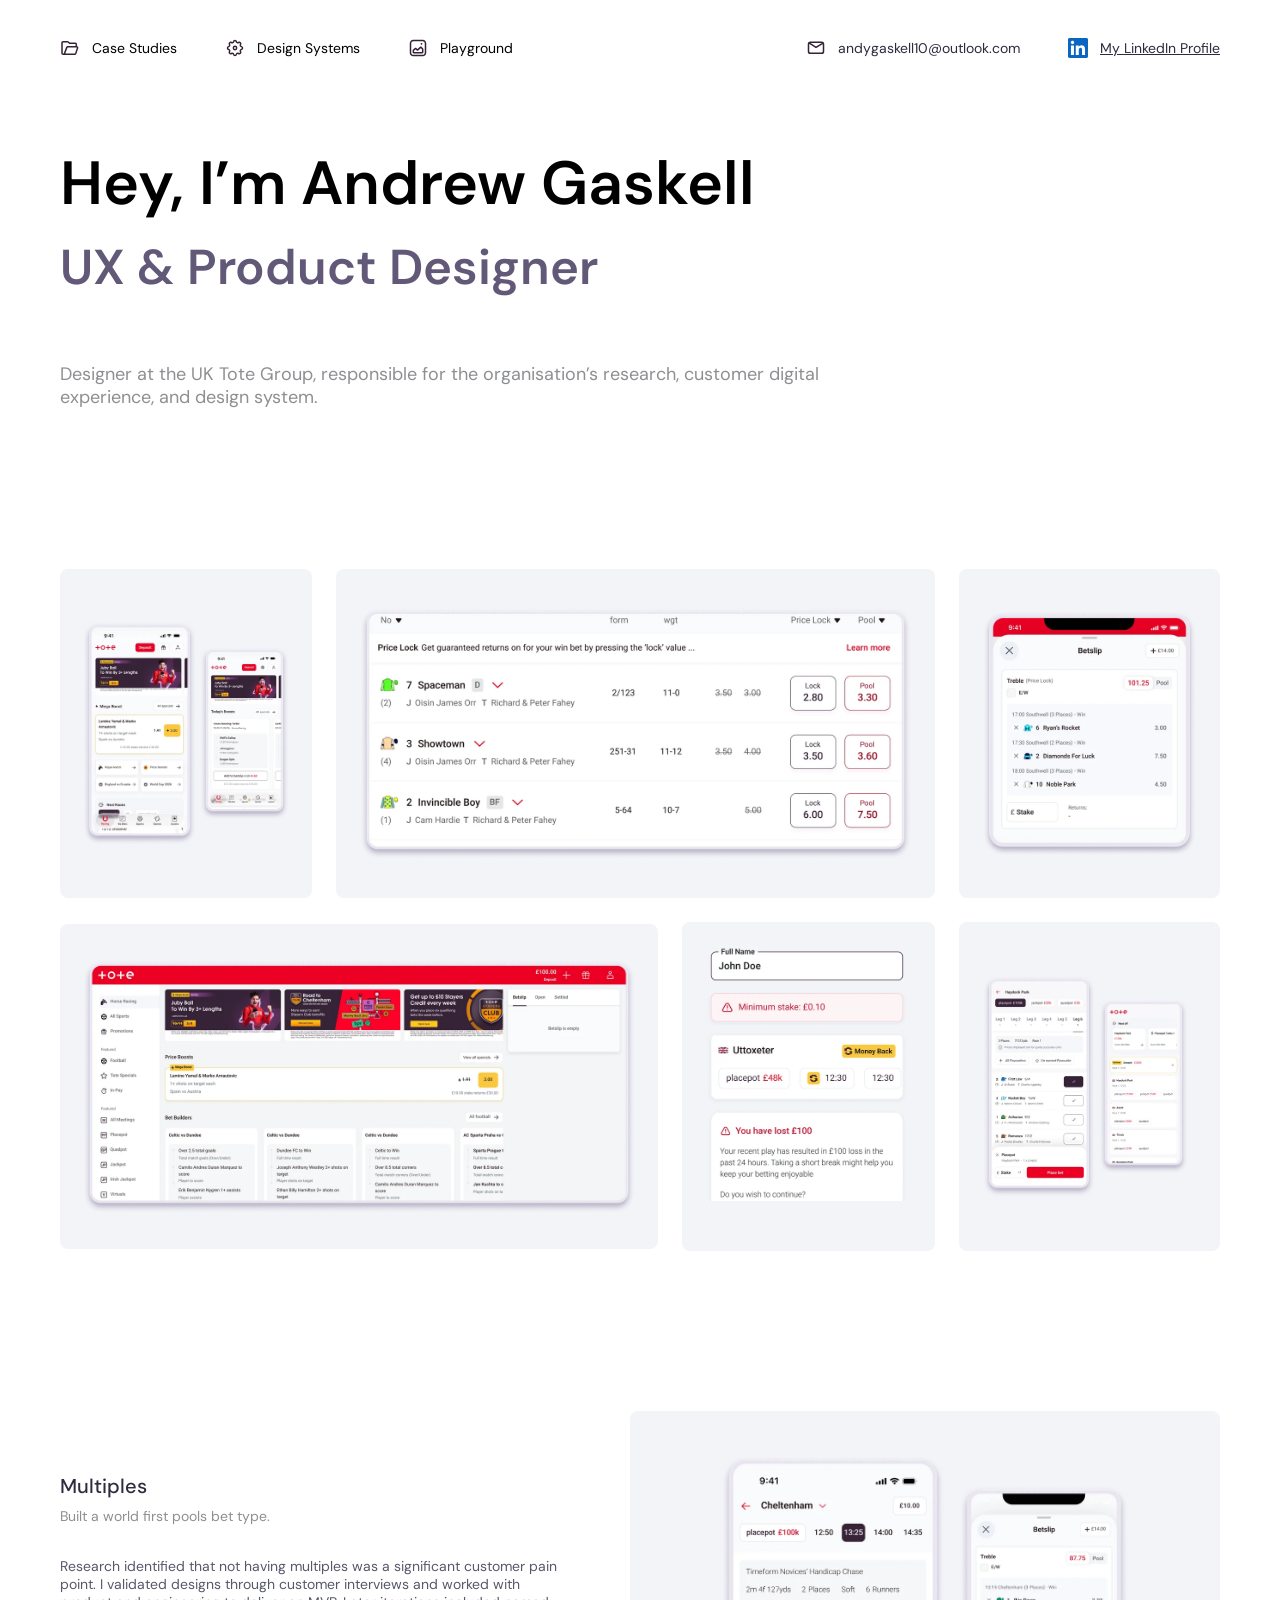
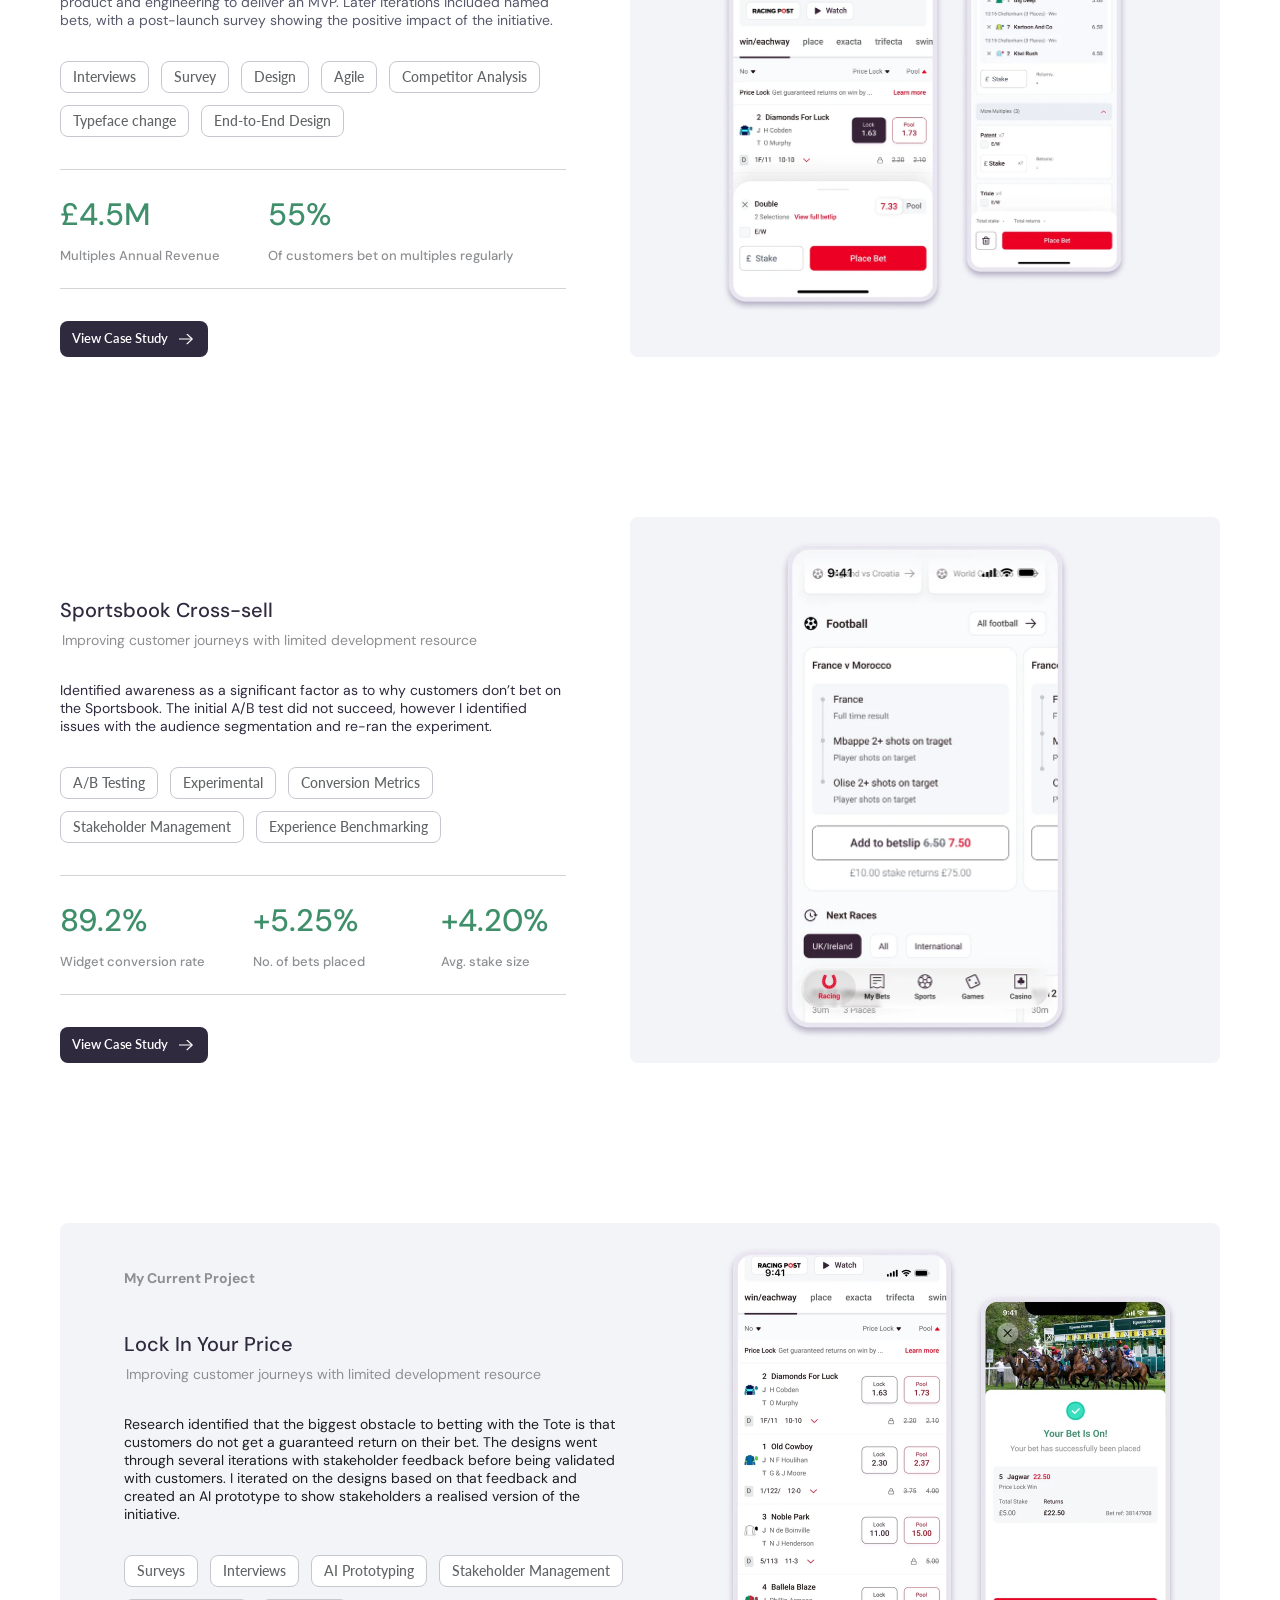
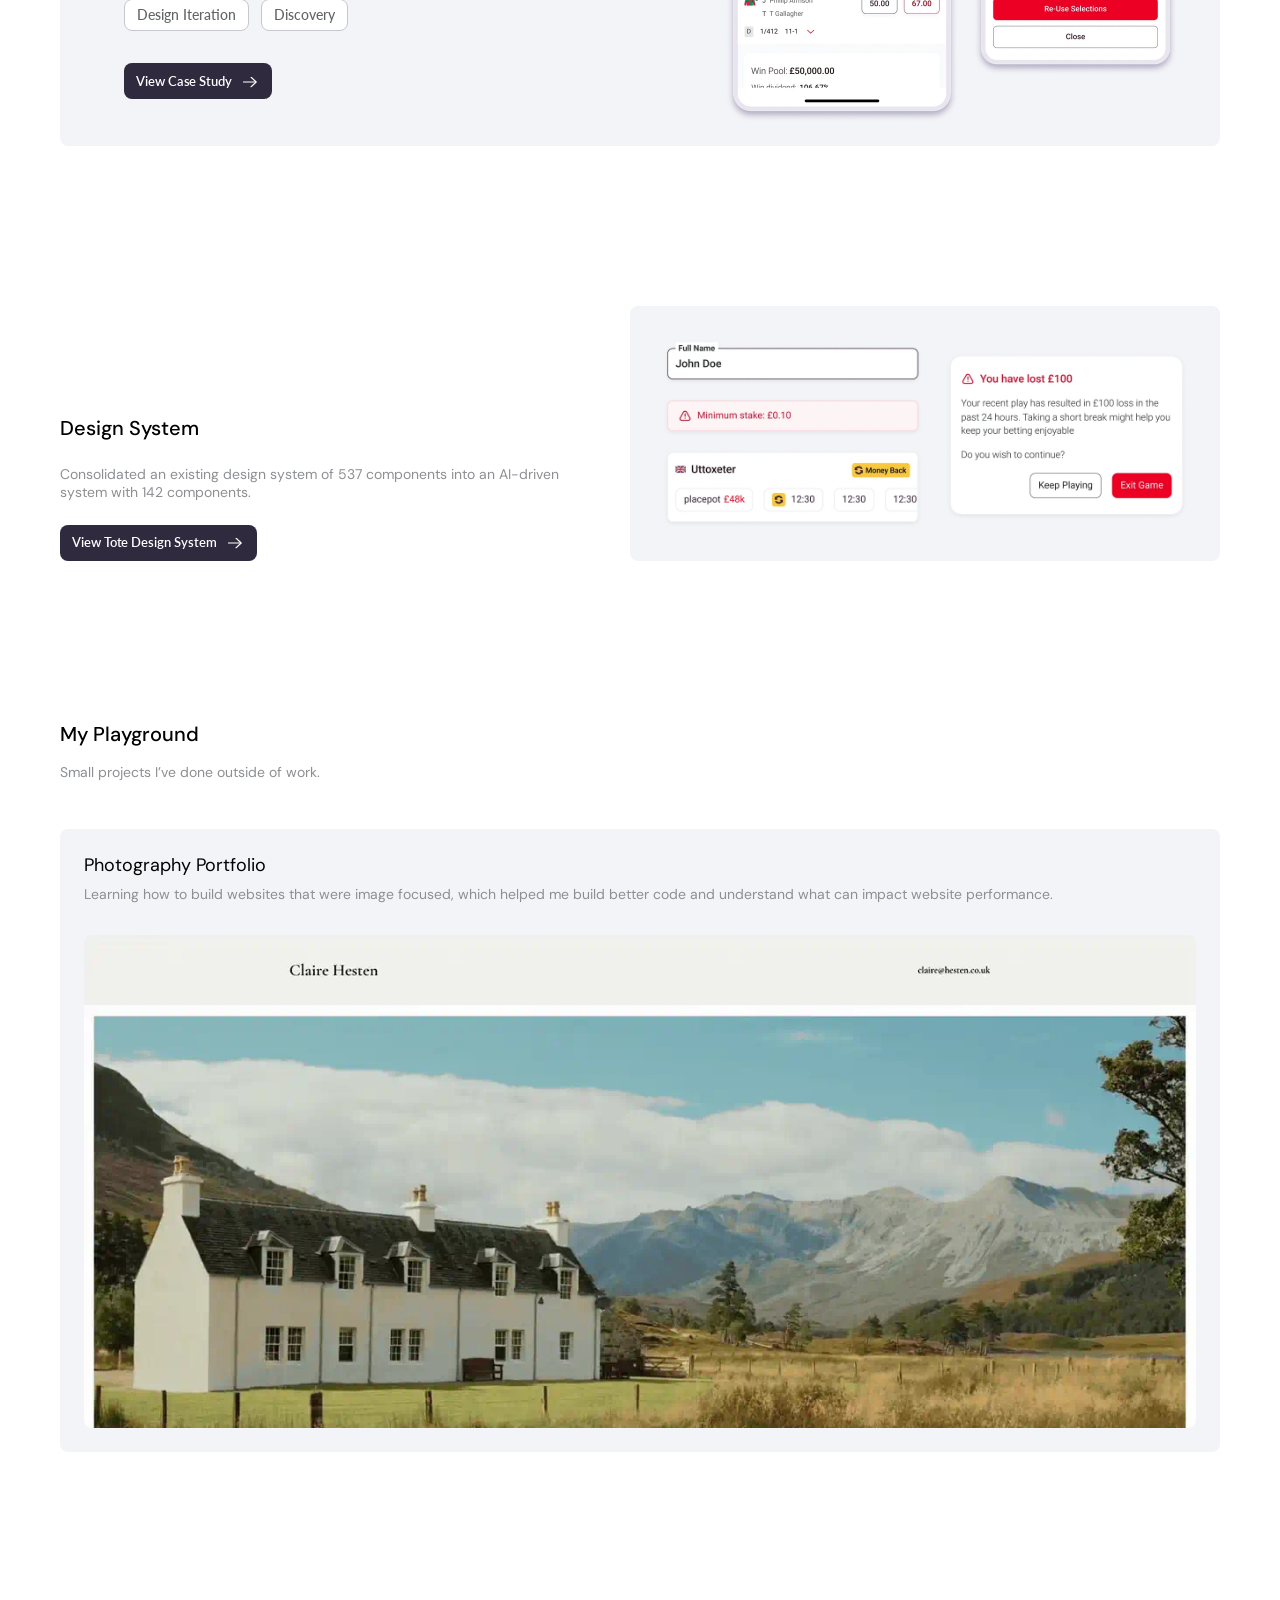
<file: index.html>
<!DOCTYPE html>
<html lang="en">
<head>
  <meta charset="UTF-8" />
  <meta name="viewport" content="width=device-width, initial-scale=1.0" />
  <title>Andrew Gaskell – UX &amp; Product Designer</title>
  <meta name="description" content="Andrew Gaskell, UX &amp; Product Designer at the UK Tote Group: case studies, design system and side projects." />
  <link rel="preconnect" href="https://fonts.googleapis.com" />
  <link rel="preconnect" href="https://fonts.gstatic.com" crossorigin />
  <link
    href="https://fonts.googleapis.com/css2?family=DM+Sans:opsz,wght@9..40,400;9..40,500;9..40,600;9..40,700&family=Lato:wght@400;700&display=swap"
    rel="stylesheet"
  />
  <link rel="stylesheet" href="tokens.css?v=2026-11-26d" />
  <link rel="stylesheet" href="site.css?v=2026-11-26d" />
  <script>
    if ('IntersectionObserver' in window) document.documentElement.classList.add('reveal-ready');
  </script>
  <style>

    /* ---------- PAGE ---------- */
    .page {
      display: flex;
      flex-direction: column;
      gap: var(--space-11);
      max-width: 1440px;
      margin: 0 auto;
      padding: 60px 60px var(--space-11);
    }

    /* ---------- HERO ---------- */
    .hero {
      display: flex;
      flex-direction: column;
      gap: var(--space-08);
    }

    .hero__title {
      max-width: 695px;
    }

    .hero__title {
      display: flex;
      flex-direction: column;
      gap: var(--space-03);
      font-weight: 600;
    }

    .hero__name {
      font-size: var(--font-size-display);
      font-weight: 600;
      color: var(--pf-text-strong);
    }

    .hero__role {
      font-size: var(--font-size-h1);
      color: var(--pf-text-accent);
    }

    .hero__intro {
      width: 848px;
      max-width: 100%;
      font-size: var(--font-size-body);
      line-height: 23px;
      color: var(--pf-text-tertiary);
    }

    /* ---------- BANNER GRID ---------- */
    .banner-grid {
      display: flex;
      flex-direction: column;
      gap: var(--space-05);
    }

    .banner-row {
      display: flex;
      align-items: center;
      gap: var(--space-05);
    }

    .tile {
      display: flex;
      align-items: center;
      min-width: 0;
      height: 329px;
      padding: 0 var(--space-05);
      background: var(--pf-surface-muted);
      border-radius: var(--radius-md);
    }

    .tile img {
      height: auto;
      object-fit: cover;
    }

    .tile--phones {
      gap: var(--space-01);
    }

    /* Basis = Figma width; equal shrink keeps the columns proportional. */
    .tile--1 { flex: 0 1 286px; }
    .tile--2 { flex: 0 1 690px; justify-content: center; overflow: hidden; }
    .tile--3 { flex: 0 1 296px; }
    .tile--4 { flex: 0 1 690px; height: 325px; padding: 0 var(--space-04); justify-content: center; overflow: hidden; }
    .tile--5 { flex: 0 1 286px; align-items: flex-start; padding: var(--space-05); overflow: hidden; }
    .tile--6 { flex: 0 1 296px; }

    .tile--1 .tile__big { width: 54.62%; }
    .tile--1 .tile__small { width: 43.7%; }
    .tile--2 img,
    .tile--3 img { width: 100%; }
    .tile--4 img { width: 97.57%; }
    .tile--5 img { width: 98.74%; }
    .tile--6 .tile__big { width: 52.42%; }
    .tile--6 .tile__small { width: 41.94%; }

    /* ---------- SHARED CASE STUDY PARTS ---------- */
    .case {
      display: flex;
      align-items: flex-end;
      gap: var(--space-08);
      max-width: 1215px;
    }

    .case__body {
      display: flex;
      flex: none;
      flex-direction: column;
      align-items: flex-start;
      gap: var(--space-06);
      width: 506px;
      max-width: 100%;
    }

    .case__heading {
      display: flex;
      flex-direction: column;
      gap: var(--space-02);
      width: 418px;
      max-width: 100%;
    }

    .case__title {
      font-size: var(--font-size-body-lg);
      font-weight: 500;
      color: var(--pf-text-brand);
    }

    .case__subtitle {
      font-size: var(--font-size-body-sm);
      font-weight: 400;
      color: var(--pf-text-tertiary);
    }

    .case__text,
    .case__subtitle,
    .ds__text,
    .playground__sub,
    .project__text {
      line-height: 18px;
    }

    .case__text {
      font-size: var(--font-size-body-sm);
    }

    .media {
      display: flex;
      flex: 0 1 645px;
      min-width: 0;
      align-items: center;
      justify-content: center;
      width: 645px;
      max-width: 100%;
      background: var(--pf-surface-muted);
      border-radius: var(--radius-md);
    }

    .media img {
      height: auto;
      object-fit: cover;
    }

    /* ---------- MULTIPLES ---------- */
    .media--multiples {
      gap: var(--space-04);
      height: 546px;
      padding: var(--space-05) 0;
    }

    /* 243px / 183px of the 645px panel */
    .media--multiples .media__big { width: 37.67%; }
    .media--multiples .media__small { width: 28.37%; }

    .text--multiples { color: var(--color-neutral-600); }

    /* ---------- CROSS SELL ---------- */
    .media--cross-sell {
      height: 546px;
      padding: var(--space-05) 0;
    }

    .media--cross-sell img {
      width: auto;
      height: 100%;
      aspect-ratio: 1224 / 2097;
    }

    .text--cross-sell { color: var(--pf-text-brand); }

    /* Centre-aligned in Figma on these nodes; kept to match the design. */
    .is-centred { text-align: center; }

    /* ---------- CURRENT PROJECT ---------- */
    .current {
      display: flex;
      align-items: center;
      gap: var(--space-09);
      /* Right padding is 160px at 1440; it gives way first on narrower screens. */
      padding: var(--space-05) clamp(var(--space-05), calc(100vw - 1237px), var(--space-11)) var(--space-05) var(--space-08);
      background: var(--pf-surface-muted);
      border-radius: var(--radius-md);
    }

    .current__text {
      display: flex;
      flex: none;
      flex-direction: column;
      gap: 44px;
      width: 506px;
      max-width: 100%;
    }

    .current__eyebrow {
      font-size: var(--font-size-body-sm);
      font-weight: 700;
      color: var(--pf-text-tertiary);
    }

    .text--current { color: var(--pf-text-primary); }

    .current__mockups {
      display: flex;
      align-items: center;
      flex: 0 1 451px;
      gap: var(--space-04);
      min-width: 0;
    }

    .current__mockups img {
      height: auto;
      object-fit: cover;
    }

    .current__mockups .media__big { width: 51.44%; }
    .current__mockups .media__small { width: 45.01%; }

    /* ---------- DESIGN SYSTEM ---------- */
    .case__body--ds {
      gap: var(--space-05);
    }

    .ds__title {
      font-size: var(--font-size-body-lg);
      font-weight: 500;
      color: var(--pf-text-strong);
    }

    .ds__text {
      font-size: var(--font-size-body-sm);
      color: var(--pf-text-tertiary);
    }

    .media--ds {
      padding: var(--space-06);
    }

    .media--ds img {
      width: 100%;
    }

    /* ---------- PLAYGROUND ---------- */
    .playground {
      display: flex;
      flex-direction: column;
      gap: var(--space-07);
    }

    .playground__header {
      display: flex;
      flex-direction: column;
      gap: var(--space-04);
    }

    .playground__title {
      font-size: var(--font-size-body-lg);
      font-weight: 500;
      color: var(--pf-text-strong);
    }

    .playground__sub,
    .project__text {
      font-size: var(--font-size-body-sm);
      color: var(--pf-text-tertiary);
    }

    .project {
      display: flex;
      flex-direction: column;
      gap: var(--space-06);
      padding: var(--space-05);
      background: var(--pf-surface-muted);
      border-radius: var(--radius-md);
    }

    .project__heading {
      display: flex;
      flex-direction: column;
      gap: var(--space-02);
    }

    .project__title {
      font-size: var(--font-size-body);
      font-weight: 400;
      color: var(--pf-text-strong);
    }

    .project__media {
      width: 100%;
      height: auto;
      aspect-ratio: 1904 / 844;
      object-fit: cover;
      border-radius: var(--radius-md);
    }

    /* ---------- RESPONSIVE ---------- */
    @media (max-width: 1200px) {
      .case,
      .current {
        flex-direction: column;
        align-items: flex-start;
        gap: var(--space-07);
      }

      .current {
        padding: var(--space-08);
      }

      .media {
        flex: none;
        width: 100%;
        max-width: 645px;
      }

      .current__mockups {
        flex: none;
        width: 451px;
        max-width: 100%;
      }

      .media--multiples,
      .media--cross-sell {
        height: auto;
        aspect-ratio: 645 / 546;
      }

      .media--cross-sell img {
        width: 45.07%;
        height: auto;
      }
    }

    @media (max-width: 1100px) {
      .banner-grid {
        display: grid;
        grid-template-columns: 1fr 1fr;
        gap: var(--space-05);
      }

      .banner-row {
        display: contents;
      }

      .tile {
        height: 329px;
        padding: var(--space-05);
        justify-content: center;
      }

      .tile--2,
      .tile--4 {
        grid-column: 1 / -1;
        height: auto;
      }

      .tile--2 { order: 1; }
      .tile--1 { order: 2; }
      .tile--3 { order: 3; }
      .tile--4 { order: 4; }
      .tile--5 { order: 5; align-items: center; }
      .tile--6 { order: 6; }

      /* Cap each mockup at its Figma size so phones don't balloon in wider cells. */
      .tile--1 .tile__big,
      .tile--6 .tile__big { width: 130px; }
      .tile--1 .tile__small,
      .tile--6 .tile__small { width: 104px; }
      .tile--3 img { width: 248px; }
      .tile--5 img { width: 235px; }
      .tile--2 img,
      .tile--4 img { width: 100%; max-width: 642px; }
    }

    @media (max-width: 768px) {

      .page {
        gap: var(--space-09);
        padding: var(--space-07) 20px var(--space-09);
      }

      .hero {
        gap: var(--space-06);
      }

      .hero__name { font-size: 40px; }
      .hero__role { font-size: 30px; }
      .hero__intro { font-size: 16px; }

      .banner-grid {
        grid-template-columns: 1fr;
      }

      .tile--2,
      .tile--4 {
        padding: var(--space-04);
      }

      .current {
        padding: var(--space-05);
        gap: var(--space-06);
      }

      .current__text {
        gap: var(--space-05);
      }

      .media--ds {
        padding: var(--space-05);
      }

    }

  </style>
</head>
<body>
  <a class="skip-link" href="#main">Skip to content</a>

  <header class="site-header">
    <nav aria-label="Main">
      <ul class="site-nav">
        <li>
          <a class="header-link" href="#case-studies">
            <img class="header-link__icon" src="images/home-icon-folder-open.svg" width="20" height="20" alt="" />
            <span>Case Studies</span>
          </a>
        </li>
        <li>
          <a class="header-link" href="#design-system">
            <img class="header-link__icon" src="images/home-icon-settings.svg" width="20" height="20" alt="" />
            <span>Design Systems</span>
          </a>
        </li>
        <li>
          <a class="header-link" href="#playground">
            <img class="header-link__icon" src="images/home-icon-image.svg" width="20" height="20" alt="" />
            <span>Playground</span>
          </a>
        </li>
      </ul>
    </nav>

    <ul class="site-contact" aria-label="Contact">
      <li>
        <a class="header-link" href="mailto:andygaskell10@outlook.com">
          <img class="header-link__icon" src="images/home-icon-mail.svg" width="20" height="20" alt="" />
          <span>andygaskell10@outlook.com</span>
        </a>
      </li>
      <li>
        <a
          class="header-link header-link--underline"
          href="https://www.linkedin.com/in/andrew-gaskell-4092a5191/"
          target="_blank"
          rel="noopener"
          aria-label="My LinkedIn Profile (opens in a new tab)"
        >
          <img class="header-link__icon" src="images/home-icon-linkedin.svg" width="20" height="20" alt="" />
          <span>My LinkedIn Profile</span>
        </a>
      </li>
    </ul>
  </header>

  <main id="main" class="page">
    <!-- HERO + BANNER GRID -->
    <section class="hero" data-reveal aria-labelledby="hero-title">
      <div class="hero__title">
        <h1 id="hero-title" class="hero__name">Hey, I’m Andrew Gaskell</h1>
        <p class="hero__role">UX &amp; Product Designer</p>
      </div>
      <p class="hero__intro">Designer at the UK Tote Group, responsible for the organisation’s research, customer digital experience, and design system.</p>
    </section>

    <div class="banner-grid">
      <div class="banner-row">
        <div class="tile tile--1 tile--phones" data-reveal="load" style="--reveal-delay: 0.15s;">
          <img class="tile__big" src="images/home-banner-mobile-big-1.webp" width="130" height="260" style="aspect-ratio: 130 / 260;" alt="Tote mobile app screen" />
          <img class="tile__small" src="images/home-banner-mobile-sm-1.webp" width="104" height="202" style="aspect-ratio: 104 / 202;" alt="Tote mobile app bet slip" />
        </div>
        <div class="tile tile--2" data-reveal="load" style="--reveal-delay: 0.15s;">
          <img src="images/home-banner-desktop-1.webp" fetchpriority="high" width="642" height="293" style="aspect-ratio: 642 / 293;" alt="Tote desktop racecard" />
        </div>
        <div class="tile tile--3" data-reveal="load" style="--reveal-delay: 0.15s;">
          <img src="images/home-banner-mobile-big-2.webp" width="248" height="286" style="aspect-ratio: 248 / 286;" alt="Tote mobile betting options" />
        </div>
      </div>
      <div class="banner-row">
        <div class="tile tile--4" data-reveal>
          <img src="images/home-banner-desktop-2.webp" width="642" height="293" style="aspect-ratio: 642 / 293;" alt="Tote desktop homepage" />
        </div>
        <div class="tile tile--5" data-reveal>
          <img src="images/home-banner-design-system.webp" width="235" height="297" style="aspect-ratio: 235 / 297;" alt="Design system component examples" />
        </div>
        <div class="tile tile--6 tile--phones" data-reveal>
          <img class="tile__big" src="images/home-banner-mobile-big-4.webp" width="130" height="258" style="aspect-ratio: 130 / 258;" alt="Tote mobile app screen" />
          <img class="tile__small" src="images/home-banner-mobile-sm-2.webp" width="104" height="202" style="aspect-ratio: 104 / 202;" alt="Tote mobile app bet confirmation" />
        </div>
      </div>
    </div>

    <!-- MULTIPLES -->
    <section id="case-studies" class="case" data-reveal aria-labelledby="multiples-title">
      <div class="case__body">
        <div class="case__heading">
          <h2 id="multiples-title" class="case__title">Multiples</h2>
          <p class="case__subtitle">Built a world first pools bet type.</p>
        </div>
        <p class="case__text text--multiples">Research identified that not having multiples was a significant customer pain point. I validated designs through customer interviews and worked with product and engineering to deliver an MVP. Later iterations included named bets, with a post-launch survey showing the positive impact of the initiative.</p>
        <ul class="chips" aria-label="Methods">
          <li class="chip">Interviews</li>
          <li class="chip">Survey</li>
          <li class="chip">Design</li>
          <li class="chip">Agile</li>
          <li class="chip">Competitor Analysis</li>
          <li class="chip">Typeface change</li>
          <li class="chip">End-to-End Design</li>
        </ul>
        <div class="metrics">
          <div class="metric">
            <p class="metric__value">£4.5M</p>
            <p class="metric__label">Multiples Annual Revenue</p>
          </div>
          <div class="metric">
            <p class="metric__value">55%</p>
            <p class="metric__label">Of customers bet on multiples regularly</p>
          </div>
        </div>
        <a class="btn" href="multiples.html" aria-describedby="multiples-title">
          View Case Study
          <span class="btn__icon"><img src="images/home-icon-arrow-right.svg" width="11.2908" height="13.7502" alt="" /></span>
        </a>
      </div>
      <div class="media media--multiples">
        <img class="media__big" src="images/home-multiples-mockup-big.webp" loading="lazy" decoding="async" width="243" height="497" style="aspect-ratio: 243 / 497;" alt="Multiples bet builder on mobile" />
        <img class="media__small" src="images/home-multiples-mockup-sm.webp" loading="lazy" decoding="async" width="183" height="432" style="aspect-ratio: 183 / 432;" alt="Multiples named bet on mobile" />
      </div>
    </section>

    <!-- SPORTSBOOK CROSS-SELL -->
    <section class="case" aria-labelledby="cross-sell-title" data-reveal>
      <div class="case__body">
        <div class="case__heading">
          <h2 id="cross-sell-title" class="case__title">Sportsbook Cross-sell</h2>
          <p class="case__subtitle is-centred">Improving customer journeys with limited development resource</p>
        </div>
        <p class="case__text text--cross-sell">Identified awareness as a significant factor as to why customers don’t bet on the Sportsbook. The initial A/B test did not succeed, however I identified issues with the audience segmentation and re-ran the experiment.</p>
        <ul class="chips" aria-label="Methods">
          <li class="chip">A/B Testing</li>
          <li class="chip">Experimental</li>
          <li class="chip">Conversion Metrics</li>
          <li class="chip">Stakeholder Management</li>
          <li class="chip">Experience Benchmarking</li>
        </ul>
        <div class="metrics">
          <div class="metric">
            <p class="metric__value">89.2%</p>
            <p class="metric__label is-centred">Widget conversion rate</p>
          </div>
          <div class="metric metric--fixed">
            <p class="metric__value">+5.25%</p>
            <p class="metric__label">No. of bets placed</p>
          </div>
          <div class="metric metric--fixed">
            <p class="metric__value">+4.20%</p>
            <p class="metric__label">Avg. stake size</p>
          </div>
        </div>
        <a class="btn" href="sportsbook-cross-sell.html" aria-describedby="cross-sell-title">
          View Case Study
          <span class="btn__icon"><img src="images/home-icon-arrow-right.svg" width="11.2908" height="13.7502" alt="" /></span>
        </a>
      </div>
      <div class="media media--cross-sell">
        <img src="images/home-cross-sell-mockup.webp" loading="lazy" decoding="async" width="291" height="498" alt="Sportsbook cross-sell widget on mobile" />
      </div>
    </section>

    <!-- MY CURRENT PROJECT -->
    <section class="current" data-reveal aria-labelledby="liyp-title">
      <div class="current__text">
        <p class="current__eyebrow">My Current Project</p>
        <div class="case__body">
          <div class="case__heading">
            <h2 id="liyp-title" class="case__title">Lock In Your Price</h2>
            <p class="case__subtitle is-centred">Improving customer journeys with limited development resource</p>
          </div>
          <p class="case__text text--current">Research identified that the biggest obstacle to betting with the Tote is that customers do not get a guaranteed return on their bet. The designs went through several iterations with stakeholder feedback before being validated with customers. I iterated on the designs based on that feedback and created an AI prototype to show stakeholders a realised version of the initiative.</p>
          <ul class="chips" aria-label="Methods">
            <li class="chip">Surveys</li>
            <li class="chip">Interviews</li>
            <li class="chip">AI Prototyping</li>
            <li class="chip">Stakeholder Management</li>
            <li class="chip">Design Iteration</li>
            <li class="chip">Discovery</li>
          </ul>
          <a class="btn" href="lock-in-your-price.html" aria-describedby="liyp-title">
            View Case Study
            <span class="btn__icon"><img src="images/home-icon-arrow-right.svg" width="11.2908" height="13.7502" alt="" /></span>
          </a>
        </div>
      </div>
      <div class="current__mockups">
        <img class="media__big" src="images/home-liyp-mockup-big.webp" loading="lazy" decoding="async" width="232" height="475" style="aspect-ratio: 232 / 475;" alt="Lock In Your Price bet slip on mobile" />
        <img class="media__small" src="images/home-liyp-mockup-sm.webp" loading="lazy" decoding="async" width="203" height="381" style="aspect-ratio: 203 / 381;" alt="Lock In Your Price confirmation on mobile" />
      </div>
    </section>

    <!-- DESIGN SYSTEM -->
    <section id="design-system" class="case" data-reveal aria-labelledby="ds-title">
      <div class="case__body case__body--ds">
        <h2 id="ds-title" class="ds__title">Design System</h2>
        <p class="ds__text">Consolidated an existing design system of 537 components into an AI-driven system with 142 components.</p>
        <a class="btn" href="tote-design-system.html">
          View Tote Design System
          <span class="btn__icon"><img src="images/home-icon-arrow-right.svg" width="11.2908" height="13.7502" alt="" /></span>
        </a>
      </div>
      <div class="media media--ds">
        <img src="images/home-design-system-components.webp" loading="lazy" decoding="async" width="581" height="211" style="aspect-ratio: 581 / 211;" alt="Tote design system components" />
      </div>
    </section>

    <!-- PLAYGROUND -->
    <section id="playground" class="playground" data-reveal aria-labelledby="playground-title">
      <div class="playground__header">
        <h2 id="playground-title" class="playground__title">My Playground</h2>
        <p class="playground__sub">Small projects I’ve done outside of work.</p>
      </div>
      <article class="project">
        <div class="project__heading">
          <h3 class="project__title">Photography Portfolio</h3>
          <p class="project__text">Learning how to build websites that were image focused, which helped me build better code and understand what can impact website performance.</p>
        </div>
        <picture>
          <source srcset="images/home-photography-portfolio-poster.webp" media="(prefers-reduced-motion: reduce)" />
          <img class="project__media" src="images/home-photography-portfolio.webp" width="1272" height="564" loading="lazy" alt="Scrolling through the photography portfolio website, featuring a white cottage below mountains" />
        </picture>
      </article>
    </section>
  </main>

  <script src="site.js?v=2026-11-26d"></script>
</body>
</html>
</file>
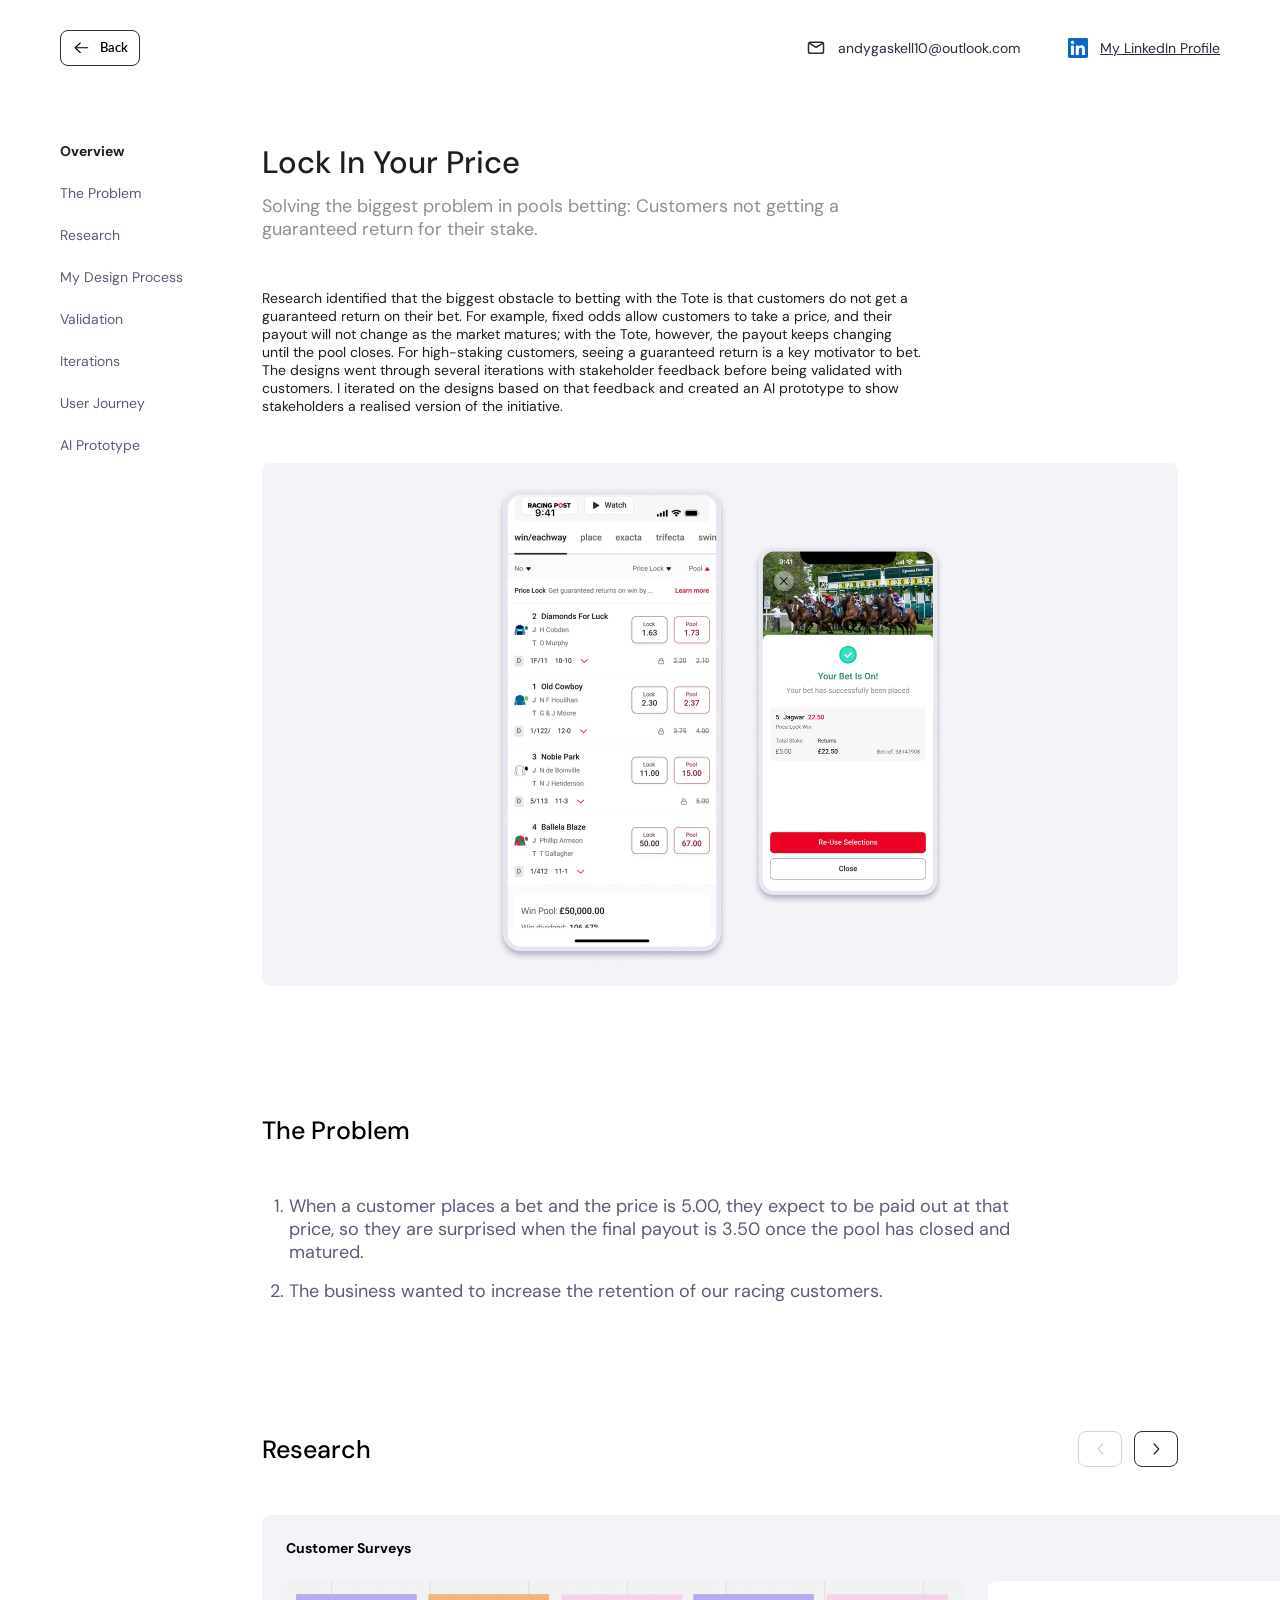
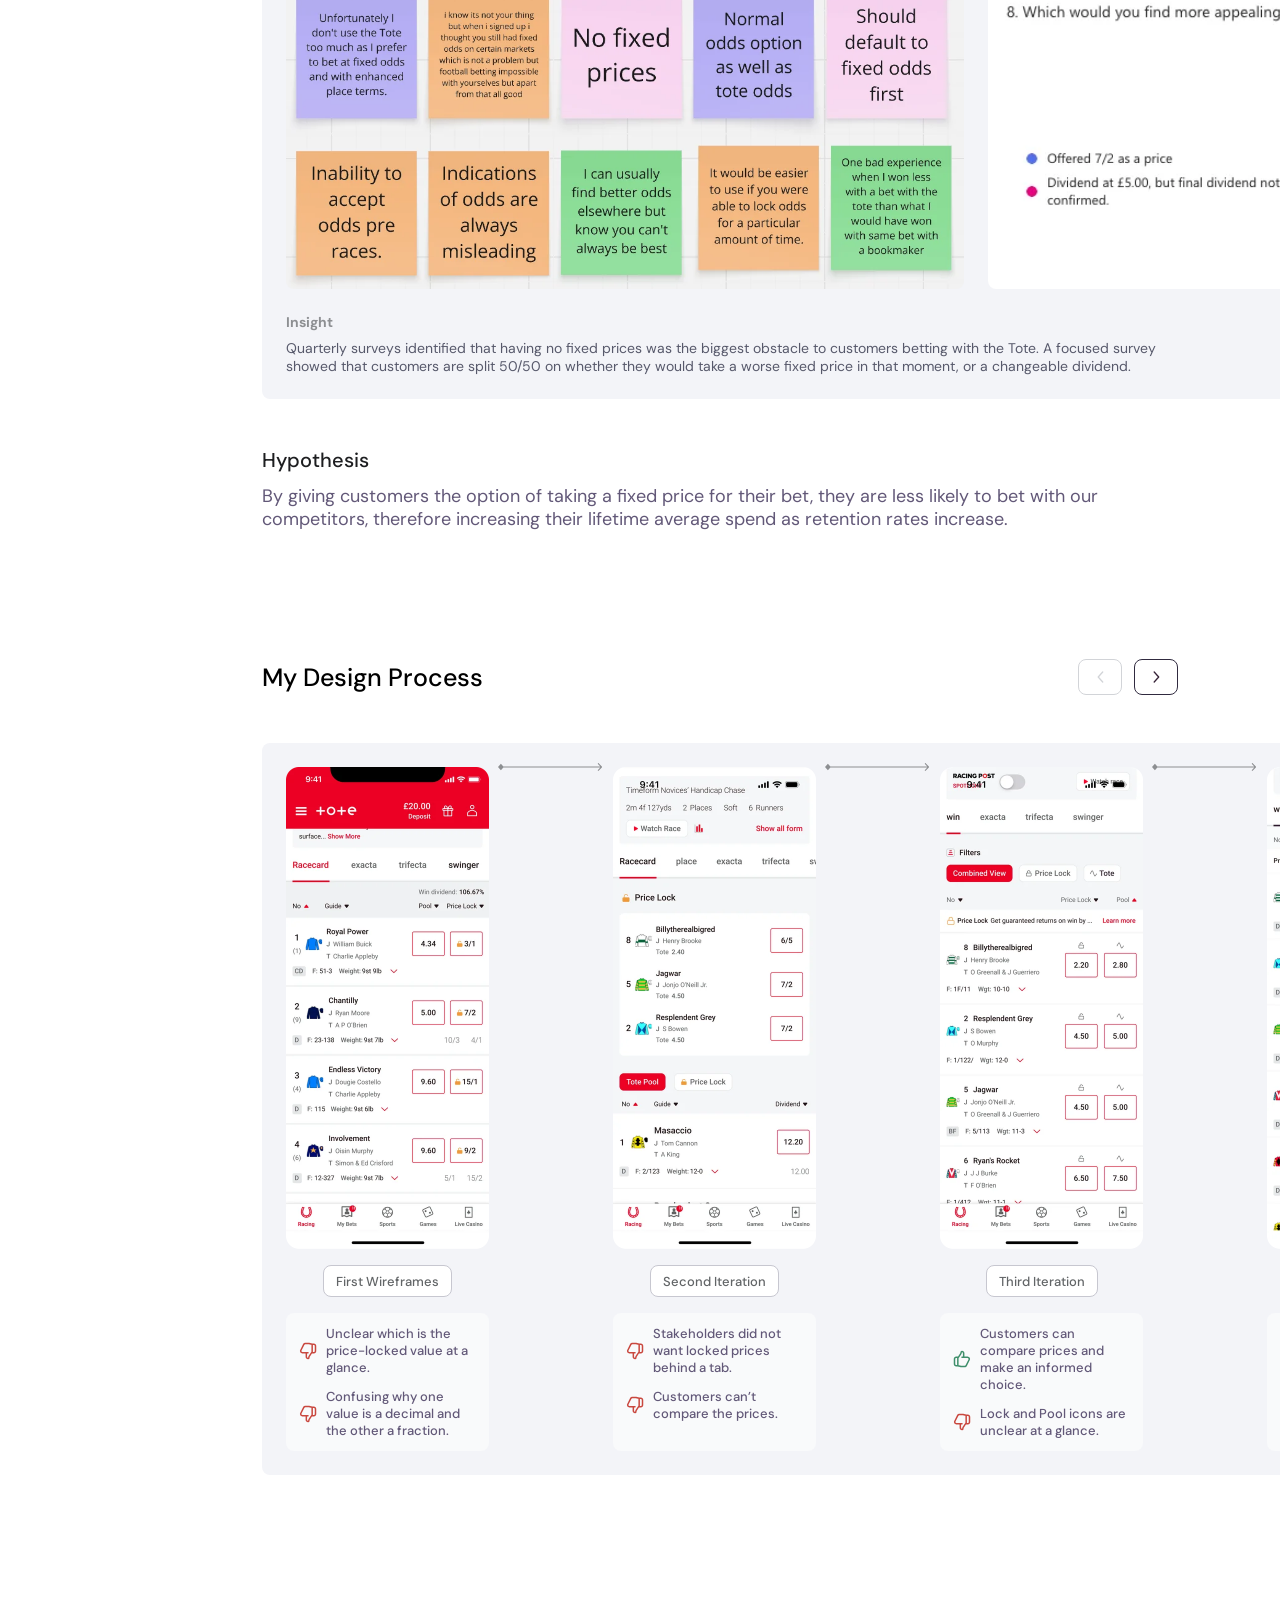
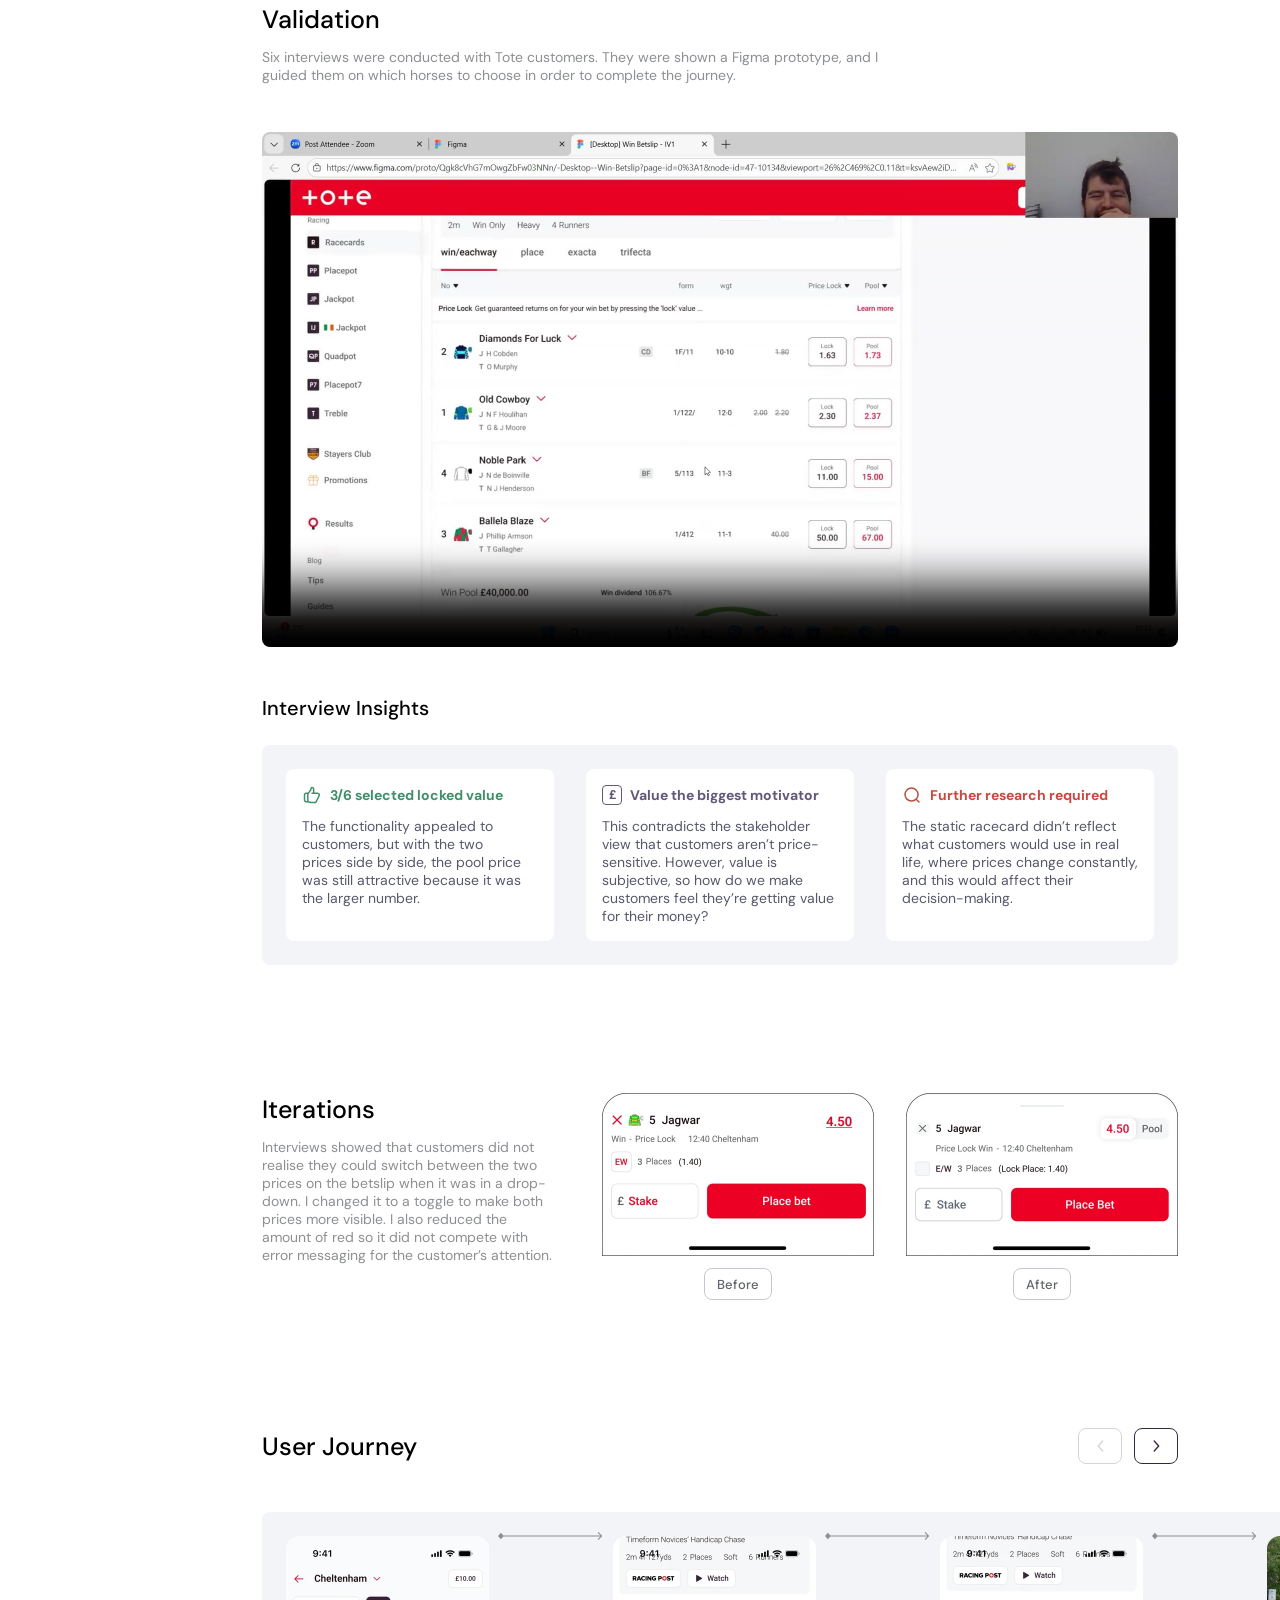
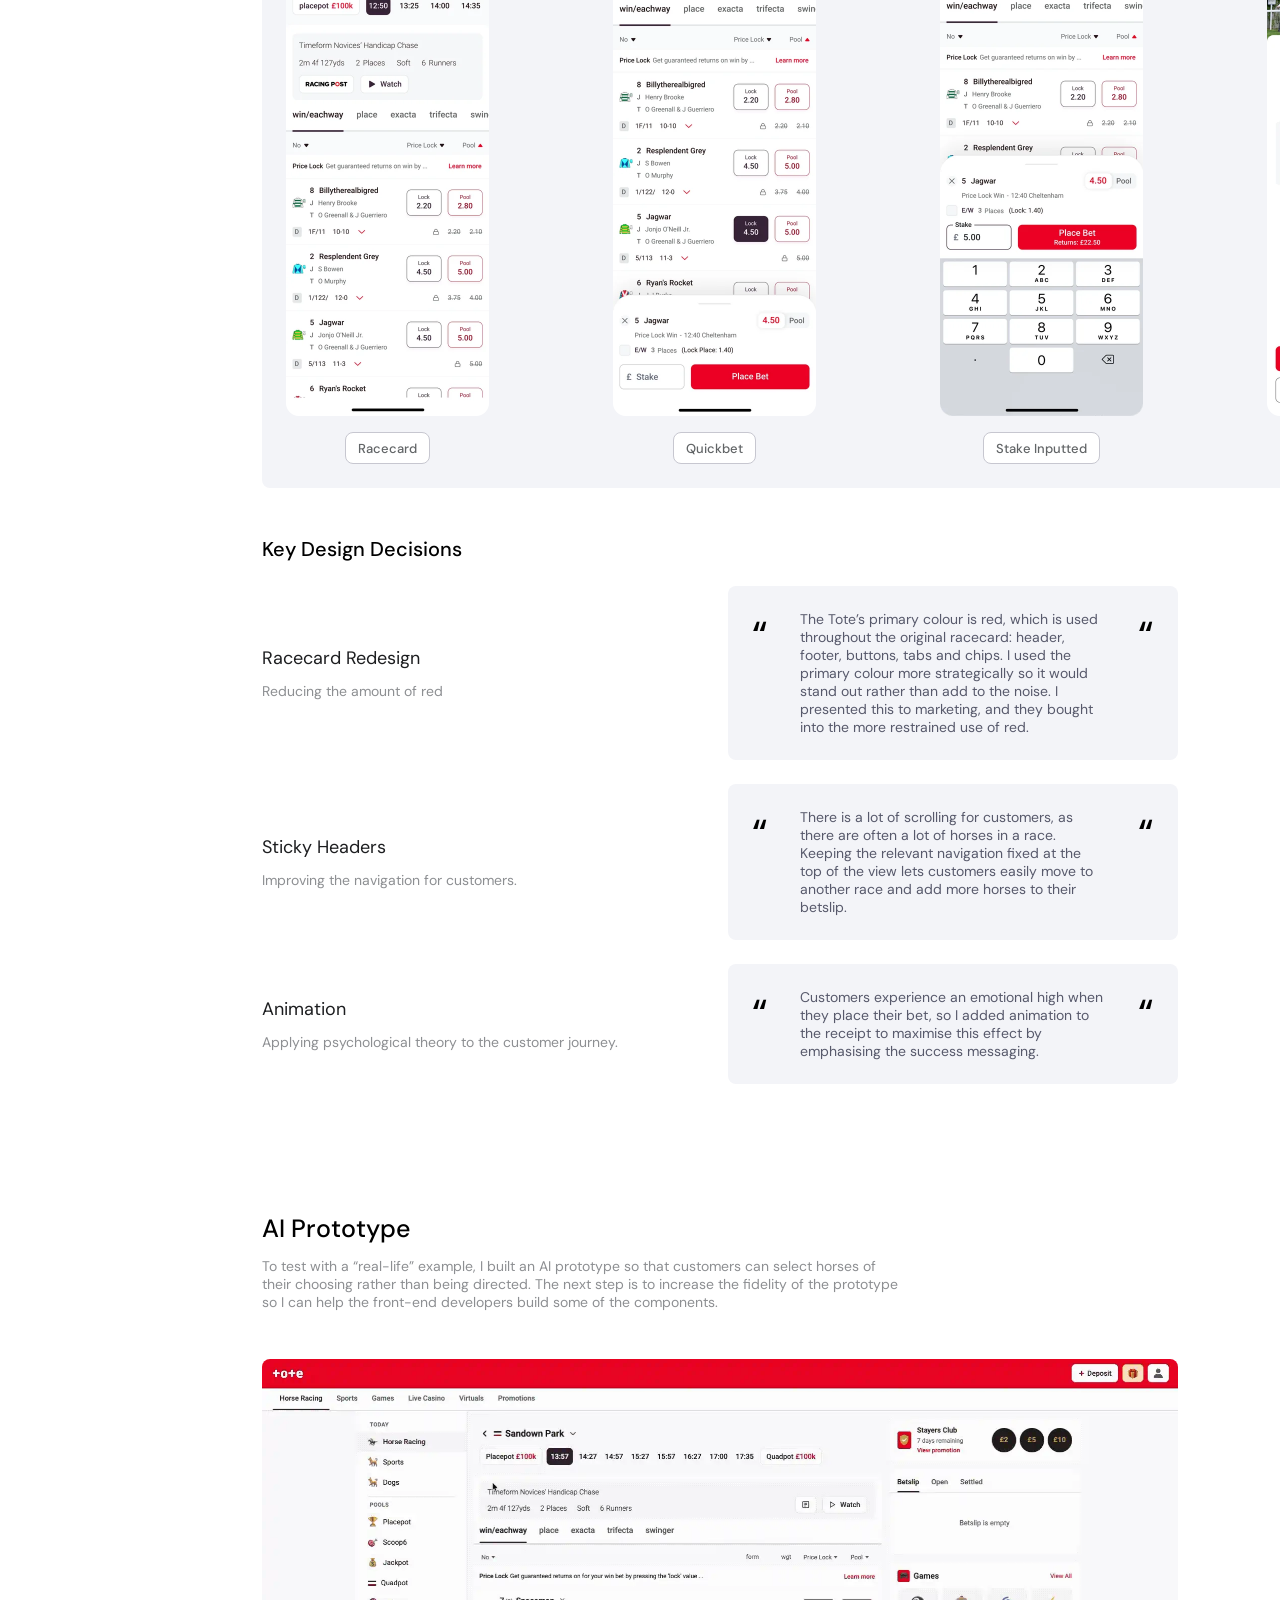
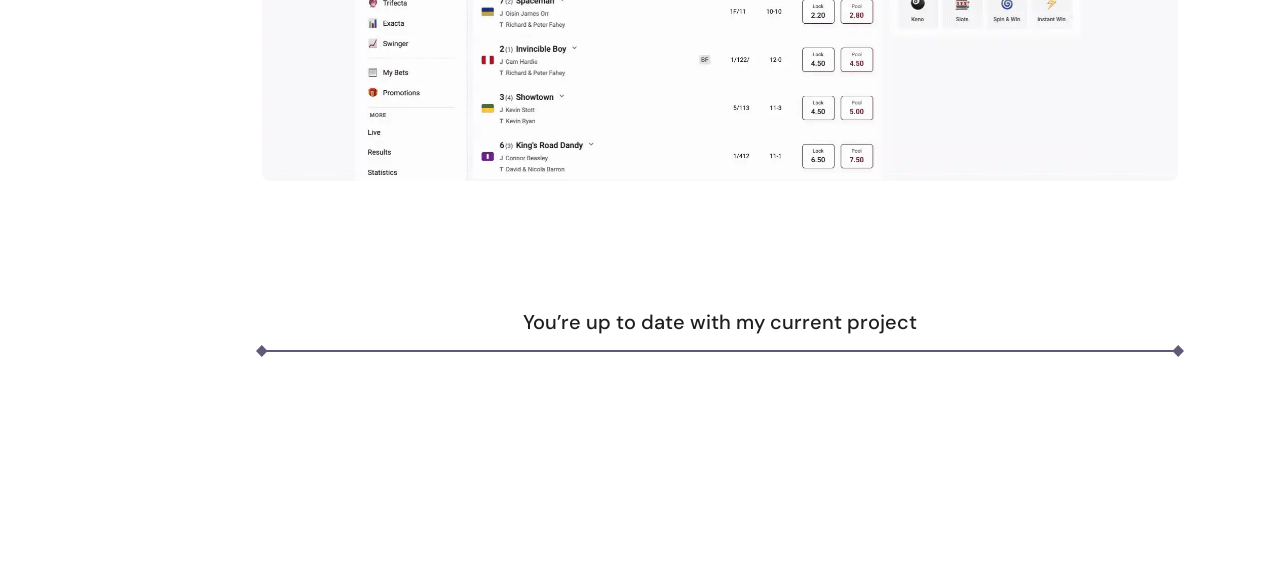
<file: lock-in-your-price.html>
<!DOCTYPE html>
<html lang="en">
<head>
  <meta charset="UTF-8" />
  <meta name="viewport" content="width=device-width, initial-scale=1.0" />
  <title>Lock In Your Price – Andrew Gaskell</title>
  <meta name="description" content="Case study: giving Tote customers a guaranteed return for their stake, validated through customer interviews and an AI prototype." />
  <link rel="preconnect" href="https://fonts.googleapis.com" />
  <link rel="preconnect" href="https://fonts.gstatic.com" crossorigin />
  <link
    href="https://fonts.googleapis.com/css2?family=DM+Sans:ital,opsz,wght@0,9..40,400;0,9..40,500;0,9..40,600;0,9..40,700;1,9..40,400&family=Lato:wght@400;700&display=swap"
    rel="stylesheet"
  />
  <!-- Roboto Bold for the £ badge only, as in Figma; text= keeps the download to one glyph. -->
  <link href="https://fonts.googleapis.com/css2?family=Roboto:wght@700&text=%C2%A3&display=swap" rel="stylesheet" />
  <link rel="stylesheet" href="tokens.css?v=2026-11-26d" />
  <link rel="stylesheet" href="site.css?v=2026-11-26d" />
  <link rel="stylesheet" href="case-study.css?v=2026-11-26d" />
  <script>
    if ('IntersectionObserver' in window) document.documentElement.classList.add('reveal-ready');
  </script>
  <style>
    /* ---------- OVERVIEW ---------- */
    .hero-pair img:first-child { width: 232px; height: 475px; }
    .hero-pair img:last-child { width: 192px; height: 361px; }

    /* ---------- RESEARCH ---------- */
    /* Three survey images in one panel; the panel scrolls inside the carousel. */
    .survey-shots {
      display: flex;
      align-items: stretch;
      gap: var(--space-05);
    }

    .survey-shots > * {
      flex: none;
      height: 308px;
      border-radius: var(--radius-md);
    }

    .survey-shots__postits { width: 678px; }
    .survey-shots__bar { width: 601px; }

    /* Figma crops the pie chart: image is 107.35% of an 872px box, anchored left. */
    .survey-shots__pie {
      position: relative;
      width: 872px;
      overflow: hidden;
    }

    .survey-shots__pie img {
      position: absolute;
      top: 0;
      left: 0;
      width: 107.35%;
      max-width: none;
      height: 100%;
    }

    .research-card .stack-8.w-916 { width: 916px; min-width: 0; max-width: 100%; }

    /* ---------- VALIDATION ---------- */
    .interview--video { aspect-ratio: 1920 / 1080; background: var(--pf-surface-muted); }

    .learning p { color: var(--color-neutral-600); }
    .learning .p-narrow { max-width: 224px; }
    .learning__title--brand { color: var(--pf-text-secondary); }

    /* Figma's £ badge: a 20px box with a 1.5px aubergine border around a Roboto Bold glyph. */
    .pound-badge {
      display: flex;
      flex: none;
      align-items: center;
      justify-content: center;
      width: 20px;
      height: 20px;
      border: 1.5px solid var(--color-aubergine-500);
      border-radius: 4px;
      font-family: "Roboto", var(--font-sans);
      font-size: 12px;
      font-weight: 700;
      line-height: 1;
      color: var(--color-aubergine-500);
    }

    /* ---------- AI PROTOTYPE ---------- */
    .interview--prototype { aspect-ratio: 1808 / 832; }

    /* ---------- UP TO DATE ---------- */
    .up-to-date {
      display: flex;
      flex-direction: column;
      align-items: center;
      gap: var(--space-04);
      width: 100%;
      text-align: center;
    }

    /* Figma's rule has diamond end caps that overhang the 916px line by 5.77px each side. */
    .up-to-date__rule {
      position: relative;
      width: 100%;
      height: 0;
    }

    .up-to-date__rule img {
      position: absolute;
      top: -5.77px;
      left: -5.77px;
      width: calc(100% + 11.547px);
      max-width: none;
      height: 11.547px;
    }

    /* ---------- RESPONSIVE ---------- */
    @media (max-width: 900px) {
      .learning .p-narrow { max-width: none; }
    }

    @media (max-width: 768px) {
      .hero-pair img:first-child { width: 54.7%; height: auto; aspect-ratio: 232 / 475; }
      .hero-pair img:last-child { width: 45.3%; height: auto; aspect-ratio: 192 / 361; }

      .survey-shots > * { height: 220px; }
      .survey-shots__postits { width: 484px; }
      .survey-shots__pie { width: 623px; }
      .survey-shots__bar { width: 429px; }
      .research-card .stack-8.w-916 { width: 300px; }
    }
  </style>
</head>
<body>
  <a class="skip-link" href="#main">Skip to content</a>

  <header class="site-header site-header--case">
    <a class="btn-secondary" href="index.html">
      <span class="btn-secondary__icon"><img src="images/cs-icon-arrow-back.svg" width="11.2908" height="13.7502" alt="" /></span>
      Back
    </a>

    <ul class="site-contact" aria-label="Contact">
      <li>
        <a class="header-link" href="mailto:andygaskell10@outlook.com">
          <img class="header-link__icon" src="images/home-icon-mail.svg" width="20" height="20" alt="" />
          <span>andygaskell10@outlook.com</span>
        </a>
      </li>
      <li>
        <a
          class="header-link header-link--underline"
          href="https://www.linkedin.com/in/andrew-gaskell-4092a5191/"
          target="_blank"
          rel="noopener"
          aria-label="My LinkedIn Profile (opens in a new tab)"
        >
          <img class="header-link__icon" src="images/home-icon-linkedin.svg" width="20" height="20" alt="" />
          <span>My LinkedIn Profile</span>
        </a>
      </li>
    </ul>
  </header>

  <div class="cs">
    <nav class="side-nav" aria-label="Case study sections" data-scrollspy>
      <ul>
        <li><a href="#overview">Overview</a></li>
        <li><a href="#problem">The Problem</a></li>
        <li><a href="#research">Research</a></li>
        <li><a href="#process">My Design Process</a></li>
        <li><a href="#validation">Validation</a></li>
        <li><a href="#iterations">Iterations</a></li>
        <li><a href="#journey">User Journey</a></li>
        <li><a href="#prototype">AI Prototype</a></li>
      </ul>
    </nav>

    <main id="main" class="cs-main">
      <!-- OVERVIEW -->
      <section id="overview" class="section" aria-labelledby="cs-title" data-reveal>
        <div class="overview__header">
          <h1 id="cs-title" class="overview__title">Lock In Your Price</h1>
          <p class="t-18 muted w-660">Solving the biggest problem in pools betting: Customers not getting a guaranteed return for their stake.</p>
        </div>
        <p class="t-14 w-660">Research identified that the biggest obstacle to betting with the Tote is that customers do not get a guaranteed return on their bet. For example, fixed odds allow customers to take a price, and their payout will not change as the market matures; with the Tote, however, the payout keeps changing until the pool closes. For high-staking customers, seeing a guaranteed return is a key motivator to bet. The designs went through several iterations with stakeholder feedback before being validated with customers. I iterated on the designs based on that feedback and created an AI prototype to show stakeholders a realised version of the initiative.</p>

        <div class="hero-pair panel">
          <img src="images/liyp-hero-lg.webp" width="232" height="475" alt="Tote app racecard with a Lock price and a Pool price beside each runner" />
          <img src="images/liyp-hero-sm.webp" width="192" height="361" alt="Bet receipt saying “Your Bet Is On!” for a Price Lock Win bet on Jagwar" />
        </div>
      </section>

      <!-- THE PROBLEM -->
      <section id="problem" class="section" aria-labelledby="problem-title" data-reveal>
        <h2 id="problem-title" class="h-section">The Problem</h2>
        <ol class="problem-list t-18">
          <li style="max-width: 746px;">When a customer places a bet and the price is 5.00, they expect to be paid out at that price, so they are surprised when the final payout is 3.50 once the pool has closed and matured.</li>
          <li>The business wanted to increase the retention of our racing customers.</li>
        </ol>
      </section>

      <!-- RESEARCH -->
      <section id="research" class="section" aria-labelledby="research-title" data-reveal>
        <div class="carousel-head carousel-head--center">
          <h2 id="research-title" class="h-section">Research</h2>
          <div class="carousel-controls">
            <button class="icon-btn icon-btn--prev" type="button" data-carousel-prev aria-controls="research-track" aria-label="Previous" disabled>
              <img class="is-on" src="images/cs-icon-chevron-right.svg" alt="" />
              <img class="is-off" src="images/cs-icon-chevron-left-disabled.svg" alt="" />
            </button>
            <button class="icon-btn icon-btn--next" type="button" data-carousel-next aria-controls="research-track" aria-label="Next">
              <img class="is-on" src="images/cs-icon-chevron-right.svg" alt="" />
              <img class="is-off" src="images/cs-icon-chevron-left-disabled.svg" alt="" />
            </button>
          </div>
        </div>

        <div id="research-track" class="carousel" data-carousel tabindex="0" role="region" aria-label="Customer survey research">
          <div class="research-card panel">
            <h3 class="t-14 bold strong">Customer Surveys</h3>
            <div class="survey-shots">
              <img class="survey-shots__postits" src="images/liyp-research-postits.webp" width="678" height="308" loading="lazy" alt="Survey comments on sticky notes, such as “No fixed prices”, “Should default to fixed odds first” and “Indications of odds are always misleading”" />
              <div class="survey-shots__pie">
                <img src="images/liyp-research-pie.webp" width="854" height="281" loading="lazy" alt="Pie chart answering “Which would you find more appealing when placing a bet?”: 49% chose being offered 7/2 as a price and 51% chose a £5.00 dividend not yet confirmed" />
              </div>
              <img class="survey-shots__bar" src="images/liyp-research-bar.webp" width="601" height="308" loading="lazy" alt="Bar chart answering “What is the biggest obstacle to betting with the Tote?”: taking a price is highest with 47 responses, followed by multiples with 41" />
            </div>
            <div class="stack-8 t-14 w-916">
              <h4 class="bold muted">Insight</h4>
              <p class="text-600">Quarterly surveys identified that having no fixed prices was the biggest obstacle to customers betting with the Tote. A focused survey showed that customers are split 50/50 on whether they would take a worse fixed price in that moment, or a changeable dividend.</p>
            </div>
          </div>
        </div>

        <div class="stack-12">
          <h3 class="h-sub h-sub--primary">Hypothesis</h3>
          <p class="t-18 secondary">By giving customers the option of taking a fixed price for their bet, they are less likely to bet with our competitors, therefore increasing their lifetime average spend as retention rates increase.</p>
        </div>
      </section>

      <!-- MY DESIGN PROCESS -->
      <section id="process" class="section" aria-labelledby="process-title" data-reveal>
        <div class="carousel-head carousel-head--center">
          <h2 id="process-title" class="h-section">My Design Process</h2>
          <div class="carousel-controls">
            <button class="icon-btn icon-btn--prev" type="button" data-carousel-prev aria-controls="process-track" aria-label="Previous" disabled>
              <img class="is-on" src="images/cs-icon-chevron-right.svg" alt="" />
              <img class="is-off" src="images/cs-icon-chevron-left-disabled.svg" alt="" />
            </button>
            <button class="icon-btn icon-btn--next" type="button" data-carousel-next aria-controls="process-track" aria-label="Next">
              <img class="is-on" src="images/cs-icon-chevron-right.svg" alt="" />
              <img class="is-off" src="images/cs-icon-chevron-left-disabled.svg" alt="" />
            </button>
          </div>
        </div>

        <div id="process-track" class="carousel" data-carousel tabindex="0" role="region" aria-label="Design process steps">
          <ol class="flow flow--captioned panel" style="list-style: none;">
            <li class="flow__step">
              <img src="images/liyp-process-wireframes.webp" width="203" height="482" loading="lazy" alt="First wireframe of the racecard, showing a pool price and a padlocked fractional price for each runner" />
              <p class="chip chip--label">First Wireframes</p>
              <ul class="flow__caption caption t-13">
                <li class="flow__point"><img src="images/mx-icon-thumbs-down.svg" alt="Negative:" />Unclear which is the price-locked value at a glance.</li>
                <li class="flow__point"><img src="images/mx-icon-thumbs-down.svg" alt="Negative:" />Confusing why one value is a decimal and the other a fraction.</li>
              </ul>
            </li>
            <li class="flow__arrow" aria-hidden="true"><img src="images/mx-icon-step-arrow.svg" width="103.387" height="7.36396" alt="" /></li>
            <li class="flow__step">
              <img src="images/liyp-process-second.webp" width="203" height="482" loading="lazy" alt="Second iteration with locked prices in their own Price Lock tab, separate from the Tote pool" />
              <p class="chip chip--label">Second Iteration</p>
              <ul class="flow__caption caption t-13">
                <li class="flow__point"><img src="images/mx-icon-thumbs-down.svg" alt="Negative:" />Stakeholders did not want locked prices behind a tab.</li>
                <li class="flow__point"><img src="images/mx-icon-thumbs-down.svg" alt="Negative:" />Customers can’t compare the prices.</li>
              </ul>
            </li>
            <li class="flow__arrow" aria-hidden="true"><img src="images/mx-icon-step-arrow.svg" width="103.387" height="7.36396" alt="" /></li>
            <li class="flow__step">
              <img src="images/liyp-process-third.webp" width="203" height="482" loading="lazy" alt="Third iteration with a lock icon price and a pool icon price side by side for each runner" />
              <p class="chip chip--label">Third Iteration</p>
              <ul class="flow__caption caption t-13">
                <li class="flow__point"><img src="images/mx-icon-thumbs-up.svg" alt="Positive:" />Customers can compare prices and make an informed choice.</li>
                <li class="flow__point"><img src="images/mx-icon-thumbs-down.svg" alt="Negative:" />Lock and Pool icons are unclear at a glance.</li>
              </ul>
            </li>
            <li class="flow__arrow" aria-hidden="true"><img src="images/mx-icon-step-arrow.svg" width="103.387" height="7.36396" alt="" /></li>
            <li class="flow__step">
              <img src="images/liyp-process-validation.webp" width="203" height="482" loading="lazy" alt="Design for validation with labelled Lock and Pool prices in contrasting colours" />
              <p class="chip chip--label">Design for Validation</p>
              <ul class="flow__caption caption t-13">
                <li class="flow__point"><img src="images/mx-icon-thumbs-up.svg" alt="Positive:" />Locked price and pool price are clearly labelled.</li>
                <li class="flow__point"><img src="images/mx-icon-thumbs-up.svg" alt="Positive:" />Different colours added visual contrast between the two prices.</li>
              </ul>
            </li>
          </ol>
        </div>
      </section>

      <!-- VALIDATION -->
      <section id="validation" class="section" aria-labelledby="validation-title" data-reveal>
        <div class="stack-12">
          <h2 id="validation-title" class="h-section">Validation</h2>
          <p id="validation-intro" class="t-14 muted w-636">Six interviews were conducted with Tote customers. They were shown a Figma prototype, and I guided them on which horses to choose in order to complete the journey.</p>
        </div>

        <video class="interview interview--video" controls playsinline preload="none" poster="images/liyp-validation-poster.jpg" width="916" height="515" aria-label="Customer interview recording: a participant works through the Lock In Your Price racecard prototype" aria-describedby="validation-intro">
          <source src="media/Lock-in-your-price-validation.mp4" type="video/mp4" />
        </video>

        <div class="decisions">
          <h3 class="h-sub">Interview Insights</h3>
          <ul class="learnings insights panel" aria-label="Interview insights">
            <li class="learning">
              <h4 class="learning__title learning__title--positive t-14"><img src="images/mx-icon-thumbs-up.svg" alt="" />3/6 selected locked value</h4>
              <p class="t-14 p-narrow">The functionality appealed to customers, but with the two prices side by side, the pool price was still attractive because it was the larger number.</p>
            </li>
            <li class="learning">
              <h4 class="learning__title learning__title--brand t-14"><span class="pound-badge" aria-hidden="true">£</span>Value the biggest motivator</h4>
              <p class="t-14">This contradicts the stakeholder view that customers aren’t price-sensitive. However, value is subjective, so how do we make customers feel they’re getting value for their money?</p>
            </li>
            <li class="learning">
              <h4 class="learning__title learning__title--negative t-14"><img src="images/liyp-icon-search.svg" alt="" />Further research required</h4>
              <p class="t-14">The static racecard didn’t reflect what customers would use in real life, where prices change constantly, and this would affect their decision-making.</p>
            </li>
          </ul>
        </div>
      </section>

      <!-- ITERATIONS -->
      <section id="iterations" class="section" aria-labelledby="iterations-title" data-reveal>
        <div class="iterations">
          <div class="iterations__body stack-12">
            <h2 id="iterations-title" class="h-section">Iterations</h2>
            <p class="t-14 muted">Interviews showed that customers did not realise they could switch between the two prices on the betslip when it was in a drop-down. I changed it to a toggle to make both prices more visible. I also reduced the amount of red so it did not compete with error messaging for the customer’s attention.</p>
          </div>
          <div class="iterations__examples">
            <figure>
              <img src="images/liyp-iteration-before.webp" width="272" height="163" loading="lazy" alt="Original quickbet with Price Lock chosen from a drop-down, a red price and a red each-way button" />
              <figcaption class="chip chip--label">Before</figcaption>
            </figure>
            <figure>
              <img src="images/liyp-iteration-after.webp" width="272" height="163" loading="lazy" alt="Revised quickbet with a Price Lock and Pool toggle and less red" />
              <figcaption class="chip chip--label">After</figcaption>
            </figure>
          </div>
        </div>
      </section>

      <!-- USER JOURNEY -->
      <section id="journey" class="section" aria-labelledby="journey-title" data-reveal>
        <div class="carousel-head carousel-head--center">
          <h2 id="journey-title" class="h-section">User Journey</h2>
          <div class="carousel-controls">
            <button class="icon-btn icon-btn--prev" type="button" data-carousel-prev aria-controls="journey-track" aria-label="Previous" disabled>
              <img class="is-on" src="images/cs-icon-chevron-right.svg" alt="" />
              <img class="is-off" src="images/cs-icon-chevron-left-disabled.svg" alt="" />
            </button>
            <button class="icon-btn icon-btn--next" type="button" data-carousel-next aria-controls="journey-track" aria-label="Next">
              <img class="is-on" src="images/cs-icon-chevron-right.svg" alt="" />
              <img class="is-off" src="images/cs-icon-chevron-left-disabled.svg" alt="" />
            </button>
          </div>
        </div>

        <div id="journey-track" class="carousel" data-carousel tabindex="0" role="region" aria-label="User journey screens">
          <ol class="flow panel" style="list-style: none;">
            <li class="flow__step">
              <img src="images/liyp-journey-racecard.webp" width="203" height="480" loading="lazy" alt="Cheltenham racecard with Lock and Pool prices for each runner" />
              <p class="chip chip--label">Racecard</p>
            </li>
            <li class="flow__arrow" aria-hidden="true"><img src="images/mx-icon-step-arrow.svg" width="103.387" height="7.36396" alt="" /></li>
            <li class="flow__step">
              <img src="images/liyp-journey-quickbet.webp" width="203" height="480" loading="lazy" alt="Lock price selected for Jagwar, opening the quickbet with a Price Lock Win bet" />
              <p class="chip chip--label">Quickbet</p>
            </li>
            <li class="flow__arrow" aria-hidden="true"><img src="images/mx-icon-step-arrow.svg" width="103.387" height="7.36396" alt="" /></li>
            <li class="flow__step">
              <img src="images/liyp-journey-stake.webp" width="203" height="480" loading="lazy" alt="£5.00 stake entered on the keypad, with the Place Bet button showing £22.50 returns" />
              <p class="chip chip--label">Stake Inputted</p>
            </li>
            <li class="flow__arrow" aria-hidden="true"><img src="images/mx-icon-step-arrow.svg" width="103.387" height="7.36396" alt="" /></li>
            <li class="flow__step">
              <img src="images/liyp-journey-receipt.webp" width="203" height="480" loading="lazy" alt="Bet receipt saying “Your Bet Is On!” for a £5.00 Price Lock Win bet with £22.50 returns" />
              <p class="chip chip--label">Bet Receipt</p>
            </li>
          </ol>
        </div>

        <div class="decisions">
          <h3 class="h-sub">Key Design Decisions</h3>
          <div class="reflection">
            <div class="reflection__title stack-12">
              <h4 class="t-18 nowrap">Racecard Redesign</h4>
              <p class="t-14 muted">Reducing the amount of red</p>
            </div>
            <blockquote class="reflection__quote panel">
              <span class="reflection__mark" aria-hidden="true">“</span>
              <p class="t-14 text-600">The Tote’s primary colour is red, which is used throughout the original racecard: header, footer, buttons, tabs and chips. I used the primary colour more strategically so it would stand out rather than add to the noise. I presented this to marketing, and they bought into the more restrained use of red.</p>
              <span class="reflection__mark" aria-hidden="true">“</span>
            </blockquote>
          </div>
          <div class="reflection">
            <div class="reflection__title stack-12">
              <h4 class="t-18 nowrap">Sticky Headers</h4>
              <p class="t-14 muted">Improving the navigation for customers.</p>
            </div>
            <blockquote class="reflection__quote panel">
              <span class="reflection__mark" aria-hidden="true">“</span>
              <p class="t-14 text-600">There is a lot of scrolling for customers, as there are often a lot of horses in a race. Keeping the relevant navigation fixed at the top of the view lets customers easily move to another race and add more horses to their betslip.</p>
              <span class="reflection__mark" aria-hidden="true">“</span>
            </blockquote>
          </div>
          <div class="reflection">
            <div class="reflection__title stack-12">
              <h4 class="t-18 nowrap">Animation</h4>
              <p class="t-14 muted">Applying psychological theory to the customer journey.</p>
            </div>
            <blockquote class="reflection__quote panel">
              <span class="reflection__mark" aria-hidden="true">“</span>
              <p class="t-14 text-600">Customers experience an emotional high when they place their bet, so I added animation to the receipt to maximise this effect by emphasising the success messaging.</p>
              <span class="reflection__mark" aria-hidden="true">“</span>
            </blockquote>
          </div>
        </div>
      </section>

      <!-- AI PROTOTYPE -->
      <section id="prototype" class="section" aria-labelledby="prototype-title" data-reveal>
        <div class="stack-12">
          <h2 id="prototype-title" class="h-section">AI Prototype</h2>
          <p class="t-14 muted w-636">To test with a “real-life” example, I built an AI prototype so that customers can select horses of their choosing rather than being directed. The next step is to increase the fidelity of the prototype so I can help the front-end developers build some of the components.</p>
        </div>
        <img class="interview interview--prototype" src="images/liyp-ai-prototype.webp" width="916" height="422" loading="lazy" alt="Screen recording of the AI prototype: a desktop Tote racecard for Sandown Park where runners can be picked at a Lock or Pool price" />
      </section>

      <!-- UP TO DATE -->
      <div class="up-to-date" data-reveal>
        <p class="h-sub h-sub--primary">You’re up to date with my current project</p>
        <div class="up-to-date__rule" aria-hidden="true"><img src="images/liyp-divider.svg" width="927.547" height="11.547" alt="" /></div>
      </div>
    </main>
  </div>

  <script src="site.js?v=2026-11-26d"></script>
</body>
</html>
</file>
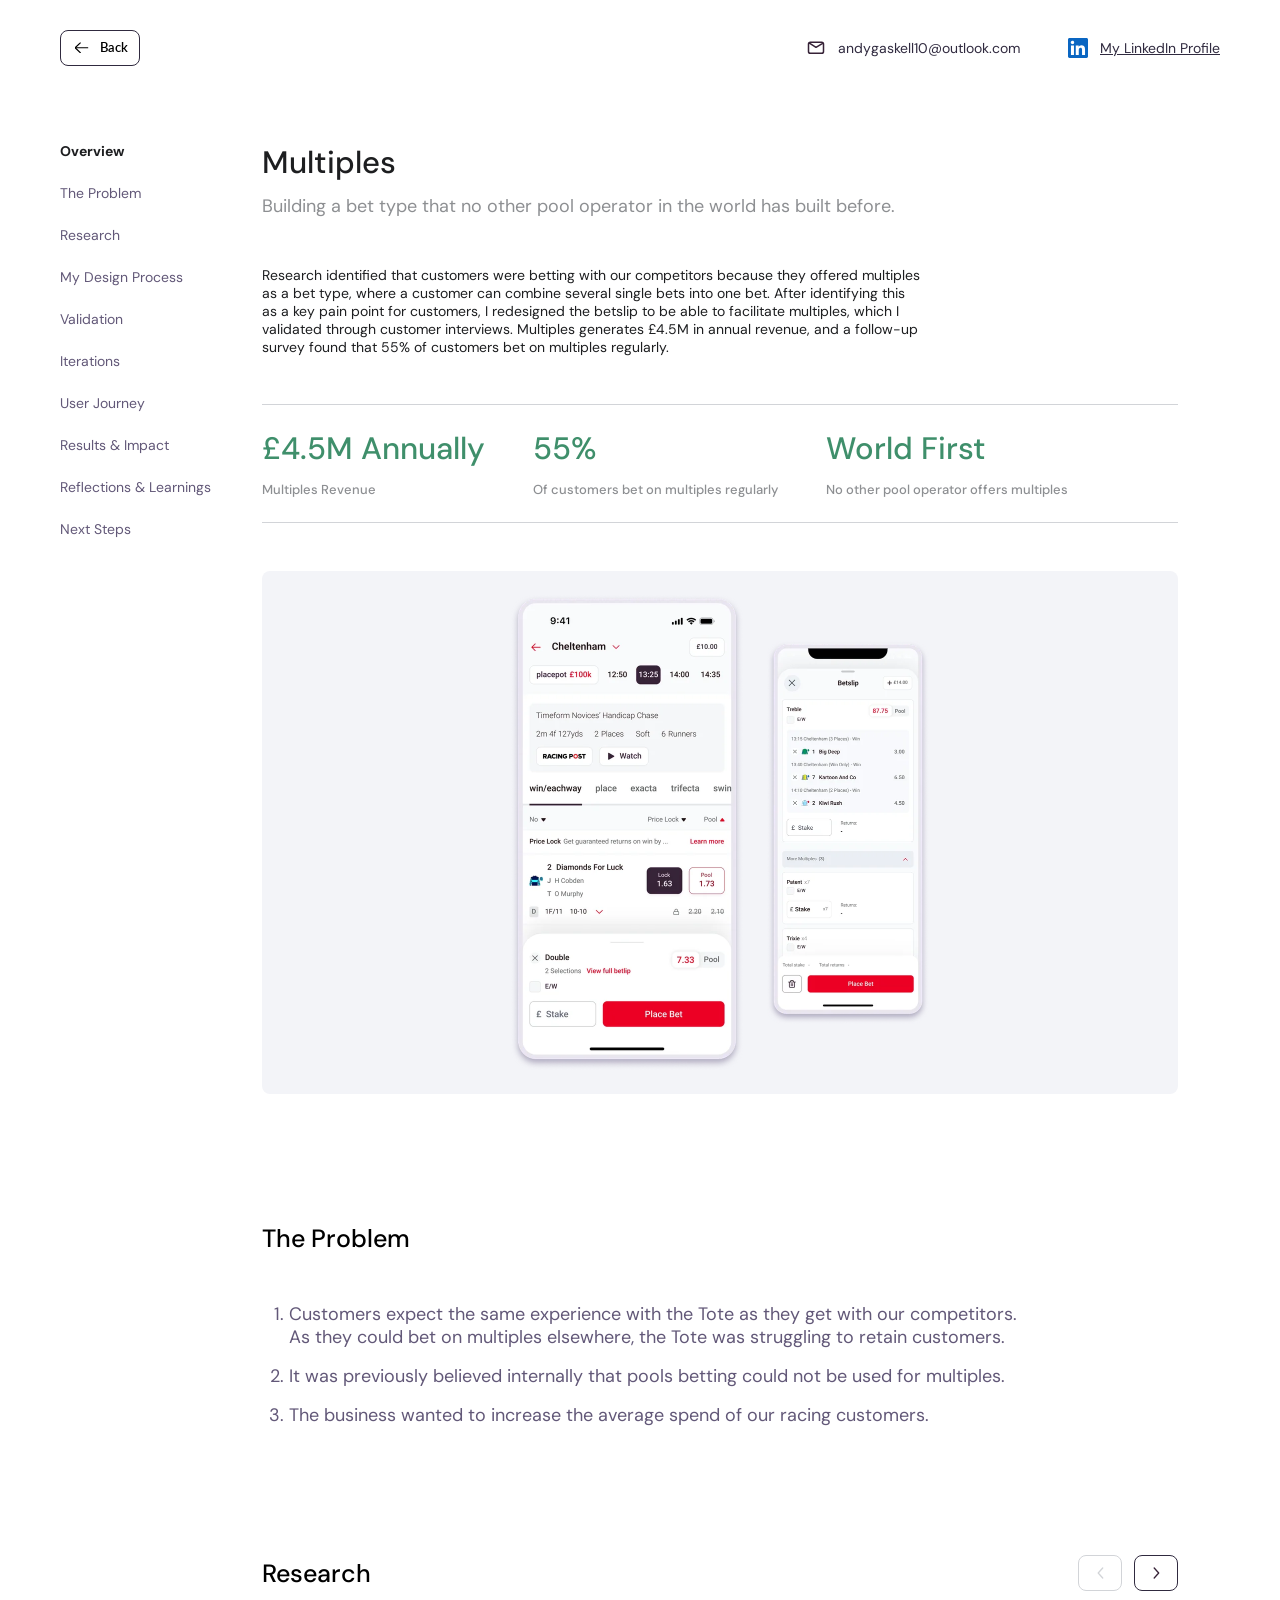
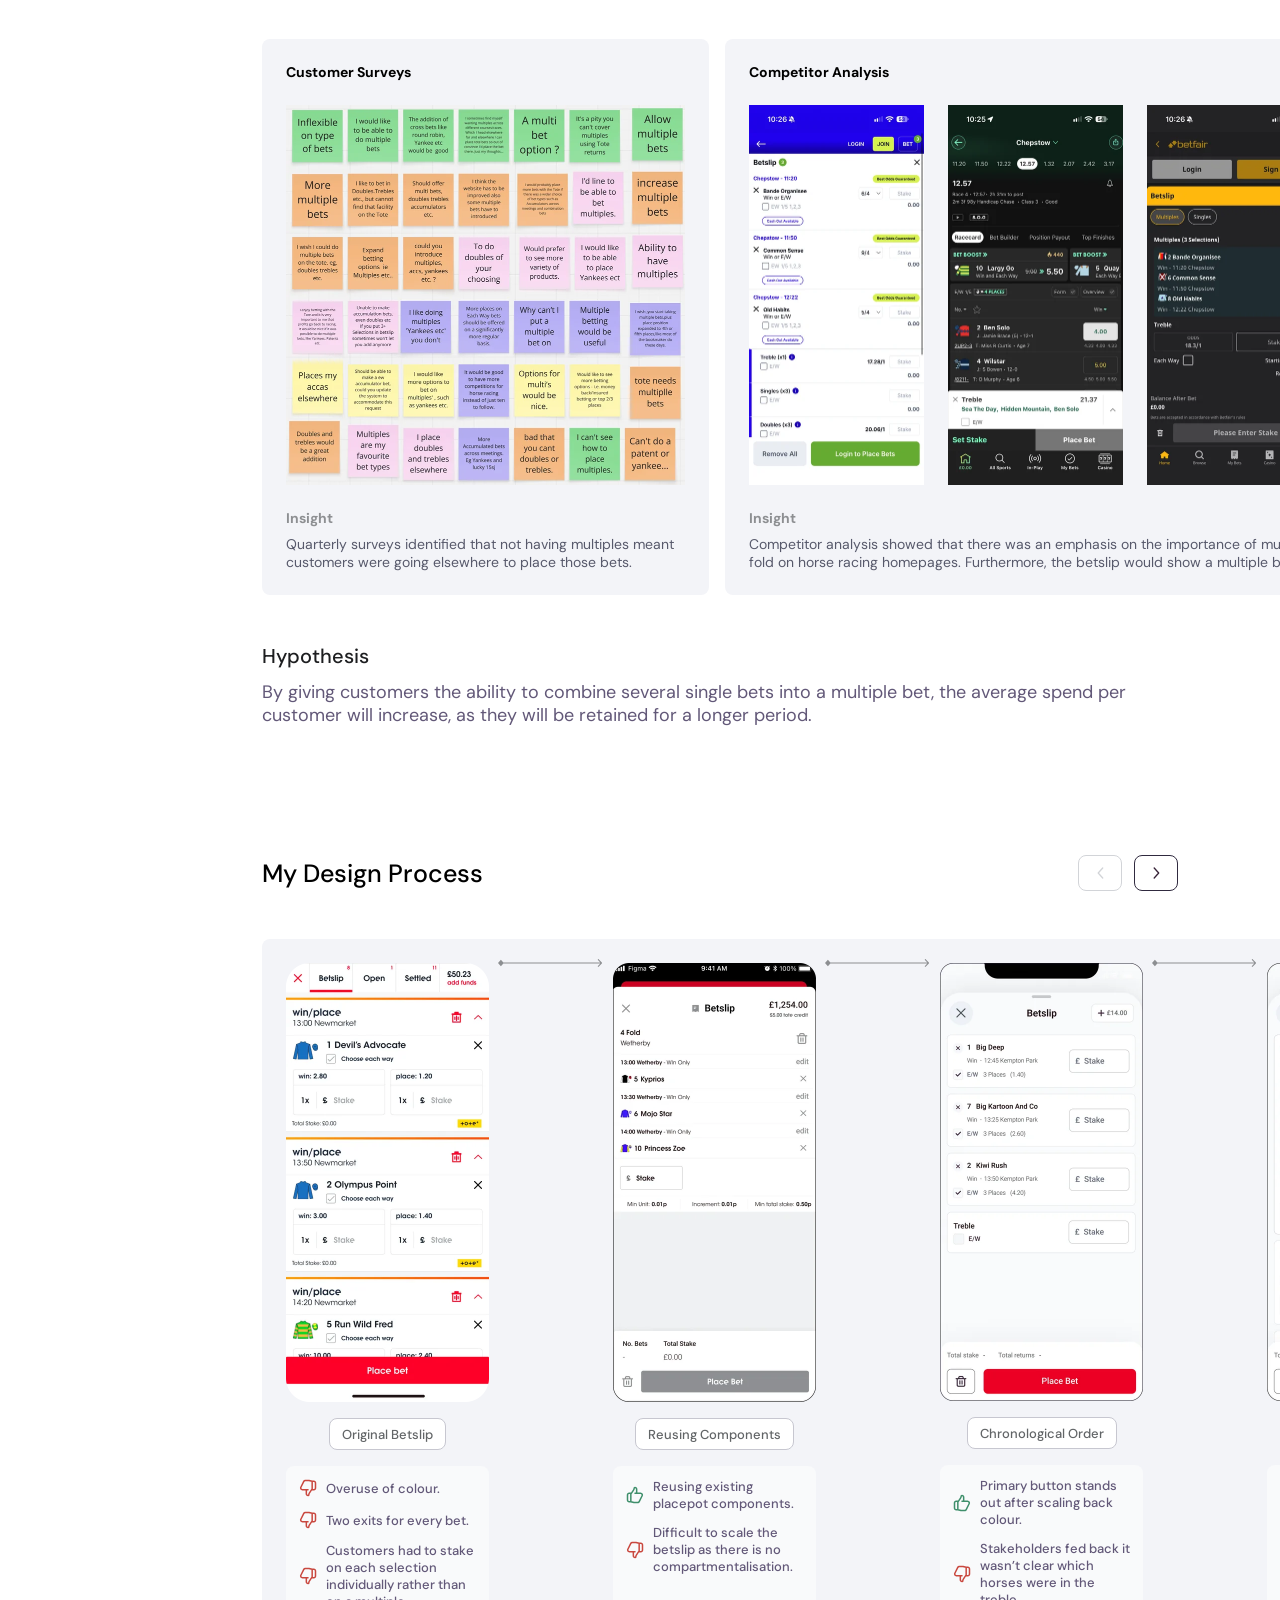
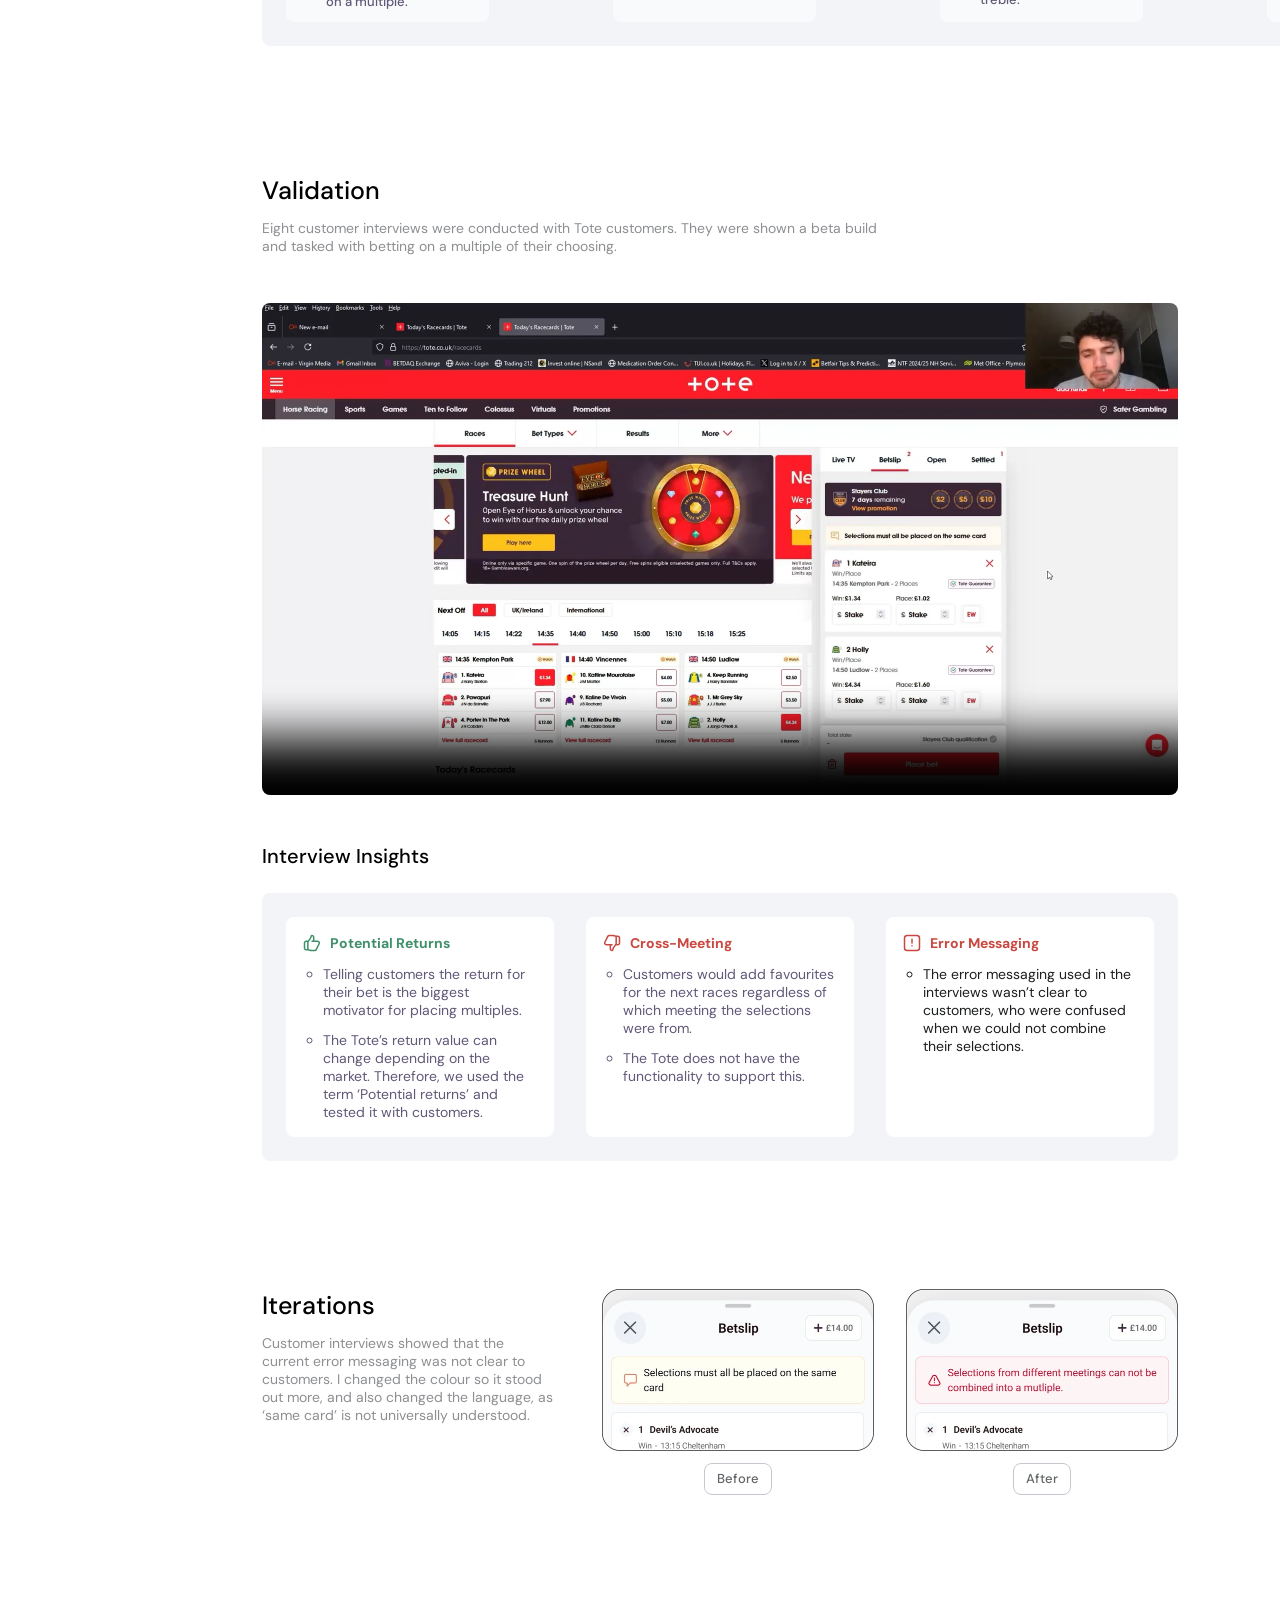
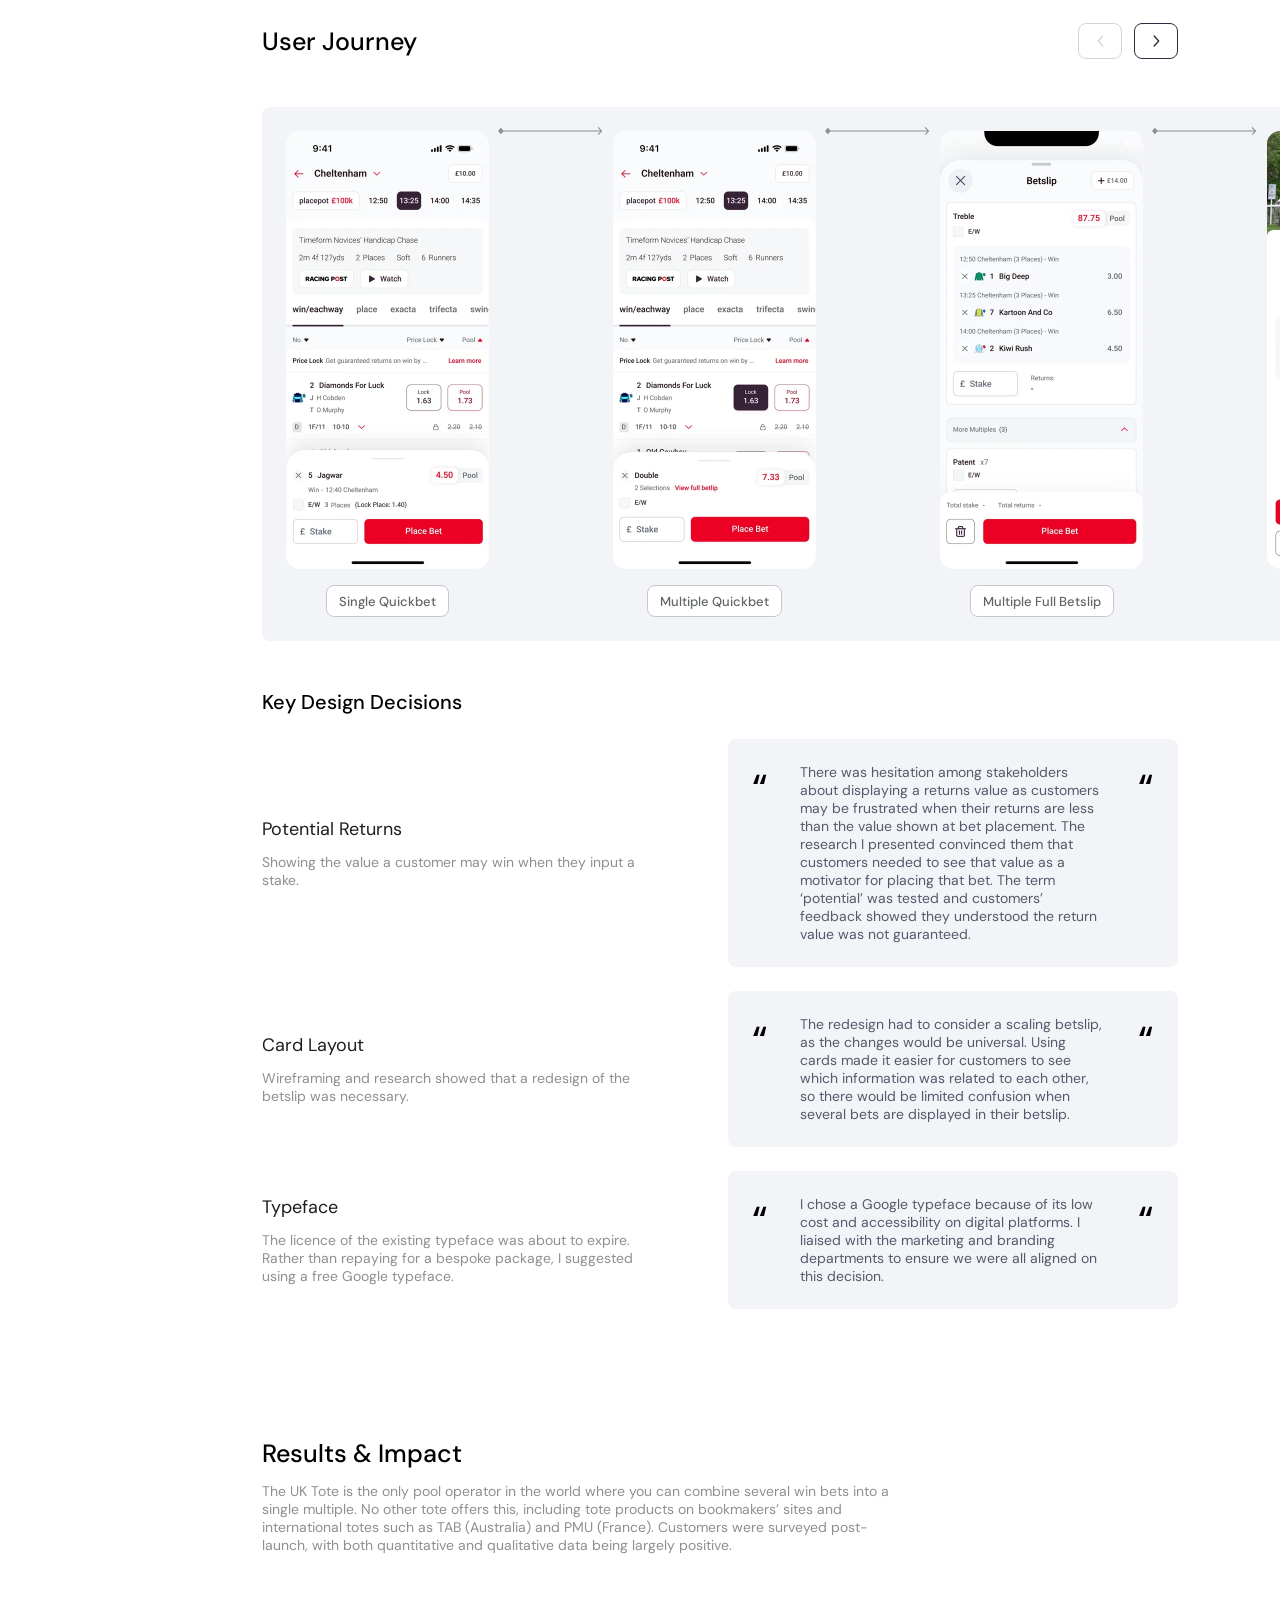
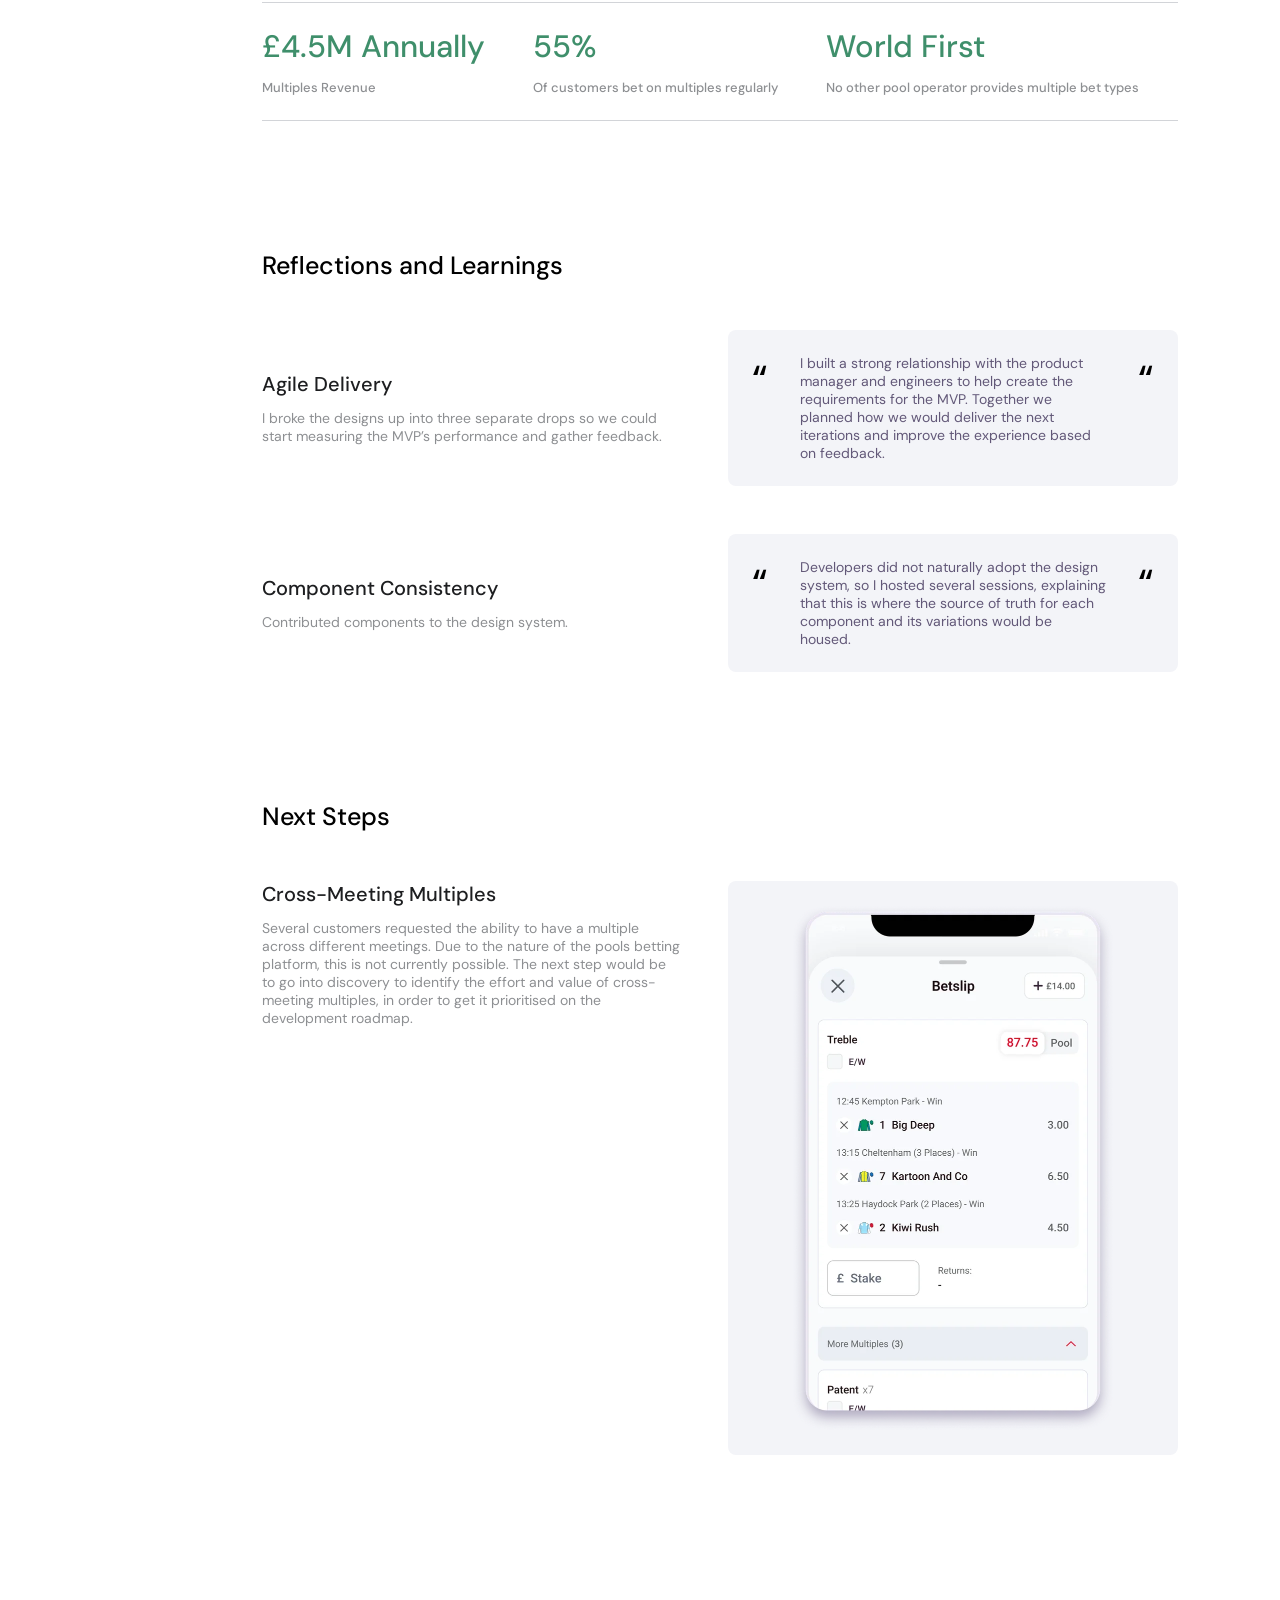
<file: multiples.html>
<!DOCTYPE html>
<html lang="en">
<head>
  <meta charset="UTF-8" />
  <meta name="viewport" content="width=device-width, initial-scale=1.0" />
  <title>Multiples – Andrew Gaskell</title>
  <meta name="description" content="Case study: redesigning the Tote betslip to offer multiples, a bet type no other pool operator in the world has built." />
  <link rel="preconnect" href="https://fonts.googleapis.com" />
  <link rel="preconnect" href="https://fonts.gstatic.com" crossorigin />
  <link
    href="https://fonts.googleapis.com/css2?family=DM+Sans:ital,opsz,wght@0,9..40,400;0,9..40,500;0,9..40,600;0,9..40,700;1,9..40,400&family=Lato:wght@400;700&display=swap"
    rel="stylesheet"
  />
  <link rel="stylesheet" href="tokens.css?v=2026-11-26d" />
  <link rel="stylesheet" href="site.css?v=2026-11-26d" />
  <link rel="stylesheet" href="case-study.css?v=2026-11-26d" />
  <script>
    if ('IntersectionObserver' in window) document.documentElement.classList.add('reveal-ready');
  </script>
  <style>
    /* ---------- OVERVIEW ---------- */
    .hero-pair img:first-child { width: 232px; height: 475px; }
    .hero-pair img:last-child { width: 162px; height: 383px; }

    /* ---------- RESEARCH ---------- */
    .research-card--survey {
      align-self: stretch;
      width: 447px;
    }

    .research-card--survey > img { width: 399px; height: 380px; }

    .shots {
      display: flex;
      gap: var(--space-05);
    }

    .shots img { width: 175px; height: 380px; }

    /* ---------- VALIDATION ---------- */
    .interview { aspect-ratio: 1920 / 1032; background: var(--pf-surface-muted); }

    .insights .learning .li-narrow { max-width: 203px; }   /* Figma: 224px list incl. 21px indent */

    /* ---------- NEXT STEPS ---------- */
    .next-step {
      display: flex;
      align-items: flex-start;
      gap: var(--space-07);
      width: 100%;
    }

    .next-step__body {
      flex: 1 1 0;
      min-width: 0;
    }

    .next-step__example {
      flex: none;
      padding: var(--space-05) var(--space-08);
    }

    .next-step__example img { width: 322px; height: 526px; object-fit: cover; }

    /* ---------- RESPONSIVE ---------- */
    @media (max-width: 1100px) {
      .next-step { flex-direction: column; }
      .next-step__body { flex: none; width: 100%; }
    }

    @media (max-width: 900px) {
      .insights .learning .li-narrow { max-width: none; }
    }

    @media (max-width: 768px) {
      .hero-pair img:first-child { width: 58.9%; height: auto; aspect-ratio: 232 / 475; }
      .hero-pair img:last-child { width: 41.1%; height: auto; aspect-ratio: 162 / 383; }

      .research-card--survey { width: 300px; }
      .research-card--survey > img { width: 100%; height: auto; aspect-ratio: 399 / 380; }

      .next-step__example { align-self: stretch; padding: var(--space-05); text-align: center; }
      .next-step__example img { width: 100%; max-width: 322px; height: auto; aspect-ratio: 322 / 526; }
    }
  </style>
</head>
<body>
  <a class="skip-link" href="#main">Skip to content</a>

  <header class="site-header site-header--case">
    <a class="btn-secondary" href="index.html">
      <span class="btn-secondary__icon"><img src="images/cs-icon-arrow-back.svg" width="11.2908" height="13.7502" alt="" /></span>
      Back
    </a>

    <ul class="site-contact" aria-label="Contact">
      <li>
        <a class="header-link" href="mailto:andygaskell10@outlook.com">
          <img class="header-link__icon" src="images/home-icon-mail.svg" width="20" height="20" alt="" />
          <span>andygaskell10@outlook.com</span>
        </a>
      </li>
      <li>
        <a
          class="header-link header-link--underline"
          href="https://www.linkedin.com/in/andrew-gaskell-4092a5191/"
          target="_blank"
          rel="noopener"
          aria-label="My LinkedIn Profile (opens in a new tab)"
        >
          <img class="header-link__icon" src="images/home-icon-linkedin.svg" width="20" height="20" alt="" />
          <span>My LinkedIn Profile</span>
        </a>
      </li>
    </ul>
  </header>

  <div class="cs">
    <nav class="side-nav" aria-label="Case study sections" data-scrollspy>
      <ul>
        <li><a href="#overview">Overview</a></li>
        <li><a href="#problem">The Problem</a></li>
        <li><a href="#research">Research</a></li>
        <li><a href="#process">My Design Process</a></li>
        <li><a href="#validation">Validation</a></li>
        <li><a href="#iterations">Iterations</a></li>
        <li><a href="#journey">User Journey</a></li>
        <li><a href="#results">Results &amp; Impact</a></li>
        <li><a href="#reflections">Reflections &amp; Learnings</a></li>
        <li><a href="#next-steps">Next Steps</a></li>
      </ul>
    </nav>

    <main id="main" class="cs-main">
      <!-- OVERVIEW -->
      <section id="overview" class="section" aria-labelledby="cs-title" data-reveal>
        <div class="overview__header">
          <h1 id="cs-title" class="overview__title">Multiples</h1>
          <p class="t-18 muted">Building a bet type that no other pool operator in the world has built before.</p>
        </div>
        <p class="t-14 w-660">Research identified that customers were betting with our competitors because they offered multiples as a bet type, where a customer can combine several single bets into one bet. After identifying this as a key pain point for customers, I redesigned the betslip to be able to facilitate multiples, which I validated through customer interviews. Multiples generates £4.5M in annual revenue, and a follow-up survey found that 55% of customers bet on multiples regularly.</p>

        <div class="metric-row metric-row--ruled">
          <div class="metric metric--fixed">
            <p class="metric__value">£4.5M Annually</p>
            <p class="metric__label">Multiples Revenue</p>
          </div>
          <div class="metric">
            <p class="metric__value">55%</p>
            <p class="metric__label">Of customers bet on multiples regularly</p>
          </div>
          <div class="metric">
            <p class="metric__value">World First</p>
            <p class="metric__label">No other pool operator offers multiples</p>
          </div>
        </div>

        <div class="hero-pair panel">
          <img src="images/mx-hero-lg.webp" width="232" height="475" alt="Tote app racecard for Cheltenham with a Double quickbet open at the bottom of the screen" />
          <img src="images/mx-hero-sm.webp" width="162" height="383" alt="Tote app betslip showing a Treble across three horses, with more multiples such as a Patent and Trixie below" />
        </div>
      </section>

      <!-- THE PROBLEM -->
      <section id="problem" class="section" aria-labelledby="problem-title" data-reveal>
        <h2 id="problem-title" class="h-section">The Problem</h2>
        <ol class="problem-list t-18">
          <li style="max-width: 746px;">Customers expect the same experience with the Tote as they get with our competitors. As they could bet on multiples elsewhere, the Tote was struggling to retain customers.</li>
          <li>It was previously believed internally that pools betting could not be used for multiples.</li>
          <li>The business wanted to increase the average spend of our racing customers.</li>
        </ol>
      </section>

      <!-- RESEARCH -->
      <section id="research" class="section" aria-labelledby="research-title" data-reveal>
        <div class="carousel-head carousel-head--center">
          <h2 id="research-title" class="h-section">Research</h2>
          <div class="carousel-controls">
            <button class="icon-btn icon-btn--prev" type="button" data-carousel-prev aria-controls="research-track" aria-label="Previous" disabled>
              <img class="is-on" src="images/cs-icon-chevron-right.svg" alt="" />
              <img class="is-off" src="images/cs-icon-chevron-left-disabled.svg" alt="" />
            </button>
            <button class="icon-btn icon-btn--next" type="button" data-carousel-next aria-controls="research-track" aria-label="Next">
              <img class="is-on" src="images/cs-icon-chevron-right.svg" alt="" />
              <img class="is-off" src="images/cs-icon-chevron-left-disabled.svg" alt="" />
            </button>
          </div>
        </div>

        <div id="research-track" class="carousel" data-carousel tabindex="0" role="region" aria-label="Research">
          <div class="research-card research-card--survey panel">
            <h3 class="t-14 bold strong">Customer Surveys</h3>
            <img src="images/mx-survey-feedback.webp" width="399" height="380" loading="lazy" alt="Wall of survey comments asking for multiples, such as “Allow multiple bets”, “I place doubles and trebles elsewhere” and “Can’t do a patent or yankee”" />
            <div class="stack-8 t-14">
              <h4 class="bold muted">Insight</h4>
              <p class="text-600">Quarterly surveys identified that not having multiples meant customers were going elsewhere to place those bets.</p>
            </div>
          </div>

          <div class="research-card panel">
            <h3 class="t-14 bold strong">Competitor Analysis</h3>
            <div class="shots">
              <img src="images/mx-competitor-1.webp" width="175" height="380" loading="lazy" alt="Competitor betslip with three Chepstow selections, offering a Treble, Singles and Doubles below them" />
              <img src="images/mx-competitor-2.webp" width="175" height="380" loading="lazy" alt="Competitor betslip with a Multiples tab selected, showing three selections combined into a Treble" />
              <img src="images/mx-competitor-3.webp" width="175" height="380" loading="lazy" alt="Competitor racecard with a Treble quickbet pinned to the bottom of the screen" />
              <img src="images/mx-competitor-4.webp" width="175" height="380" loading="lazy" alt="Competitor racecard with a Treble bet slip pinned to the bottom of the screen" />
            </div>
            <div class="stack-8 t-14">
              <h4 class="bold muted">Insight</h4>
              <p class="text-600">Competitor analysis showed that there was an emphasis on the importance of multiples as they were often above the fold on horse racing homepages. Furthermore, the betslip would show a multiple bet rather than a collection of singles.</p>
            </div>
          </div>
        </div>

        <div class="stack-12">
          <h3 class="h-sub h-sub--primary">Hypothesis</h3>
          <p class="t-18 secondary">By giving customers the ability to combine several single bets into a multiple bet, the average spend per customer will increase, as they will be retained for a longer period.</p>
        </div>
      </section>

      <!-- MY DESIGN PROCESS -->
      <section id="process" class="section" aria-labelledby="process-title" data-reveal>
        <div class="carousel-head carousel-head--center">
          <h2 id="process-title" class="h-section">My Design Process</h2>
          <div class="carousel-controls">
            <button class="icon-btn icon-btn--prev" type="button" data-carousel-prev aria-controls="process-track" aria-label="Previous" disabled>
              <img class="is-on" src="images/cs-icon-chevron-right.svg" alt="" />
              <img class="is-off" src="images/cs-icon-chevron-left-disabled.svg" alt="" />
            </button>
            <button class="icon-btn icon-btn--next" type="button" data-carousel-next aria-controls="process-track" aria-label="Next">
              <img class="is-on" src="images/cs-icon-chevron-right.svg" alt="" />
              <img class="is-off" src="images/cs-icon-chevron-left-disabled.svg" alt="" />
            </button>
          </div>
        </div>

        <div id="process-track" class="carousel" data-carousel tabindex="0" role="region" aria-label="Design process steps">
          <ol class="flow flow--captioned panel" style="list-style: none;">
            <li class="flow__step">
              <img src="images/mx-process-original.webp" width="203" height="439" loading="lazy" alt="Original betslip with a separate card and stake fields for each selection" />
              <p class="chip chip--label">Original Betslip</p>
              <ul class="flow__caption caption t-13">
                <li class="flow__point"><img src="images/mx-icon-thumbs-down.svg" alt="Negative:" />Overuse of colour.</li>
                <li class="flow__point"><img src="images/mx-icon-thumbs-down.svg" alt="Negative:" />Two exits for every bet.</li>
                <li class="flow__point"><img src="images/mx-icon-thumbs-down.svg" alt="Negative:" />Customers had to stake on each selection individually rather than on a multiple.</li>
              </ul>
            </li>
            <li class="flow__arrow" aria-hidden="true"><img src="images/mx-icon-step-arrow.svg" width="103.387" height="7.36396" alt="" /></li>
            <li class="flow__step">
              <img src="images/mx-process-reusing.webp" width="203" height="439" loading="lazy" alt="Betslip built from existing placepot components, showing a 4 Fold" />
              <p class="chip chip--label">Reusing Components</p>
              <ul class="flow__caption caption t-13">
                <li class="flow__point"><img src="images/mx-icon-thumbs-up.svg" alt="Positive:" />Reusing existing placepot components.</li>
                <li class="flow__point"><img src="images/mx-icon-thumbs-down.svg" alt="Negative:" />Difficult to scale the betslip as there is no compartmentalisation.</li>
              </ul>
            </li>
            <li class="flow__arrow" aria-hidden="true"><img src="images/mx-icon-step-arrow.svg" width="103.387" height="7.36396" alt="" /></li>
            <li class="flow__step">
              <img src="images/mx-process-chronological.webp" width="203" height="438" loading="lazy" alt="Betslip listing selections in race order with the Treble at the bottom" />
              <p class="chip chip--label">Chronological Order</p>
              <ul class="flow__caption caption t-13">
                <li class="flow__point"><img src="images/mx-icon-thumbs-up.svg" alt="Positive:" />Primary button stands out after scaling back colour.</li>
                <li class="flow__point"><img src="images/mx-icon-thumbs-down.svg" alt="Negative:" />Stakeholders fed back it wasn’t clear which horses were in the treble.</li>
              </ul>
            </li>
            <li class="flow__arrow" aria-hidden="true"><img src="images/mx-icon-step-arrow.svg" width="103.387" height="7.36396" alt="" /></li>
            <li class="flow__step">
              <img src="images/mx-process-final.webp" width="203" height="438" loading="lazy" alt="Final betslip with the Treble card at the top, grouping its three horses, and a returns field" />
              <p class="chip chip--label">Final Design</p>
              <ul class="flow__caption caption t-13">
                <li class="flow__point"><img src="images/mx-icon-thumbs-up.svg" alt="Positive:" />Multiple at the top of the visual hierarchy.</li>
                <li class="flow__point"><img src="images/mx-icon-thumbs-up.svg" alt="Positive:" />Added returns to show the value of the bets.</li>
              </ul>
            </li>
          </ol>
        </div>
      </section>

      <!-- VALIDATION -->
      <section id="validation" class="section" aria-labelledby="validation-title" data-reveal>
        <div class="stack-12">
          <h2 id="validation-title" class="h-section">Validation</h2>
          <p id="validation-intro" class="t-14 muted w-636">Eight customer interviews were conducted with Tote customers. They were shown a beta build and tasked with betting on a multiple of their choosing.</p>
        </div>

        <video class="interview" controls playsinline preload="none" poster="images/mx-interview-poster.webp" width="916" height="492" aria-label="Customer interview recording: the participant, on camera in the corner, uses the Tote racecards page with two selections in the betslip" aria-describedby="validation-intro">
          <source src="media/multiples-interview.mp4" type="video/mp4" />
        </video>

        <div class="decisions">
          <h3 class="h-sub">Interview Insights</h3>
          <ul class="learnings insights panel" aria-label="Interview insights">
            <li class="learning">
              <h4 class="learning__title learning__title--positive t-14"><img src="images/mx-icon-thumbs-up.svg" alt="" />Potential Returns</h4>
              <ul class="t-14 secondary">
                <li class="li-narrow">Telling customers the return for their bet is the biggest motivator for placing multiples.</li>
                <li>The Tote’s return value can change depending on the market. Therefore, we used the term ‘Potential returns’ and tested it with customers.</li>
              </ul>
            </li>
            <li class="learning">
              <h4 class="learning__title learning__title--negative t-14"><img src="images/mx-icon-thumbs-down.svg" alt="" />Cross-Meeting</h4>
              <ul class="t-14 secondary">
                <li>Customers would add favourites for the next races regardless of which meeting the selections were from.</li>
                <li>The Tote does not have the functionality to support this.</li>
              </ul>
            </li>
            <li class="learning">
              <h4 class="learning__title learning__title--negative t-14"><img src="images/mx-icon-alert.svg" alt="" />Error Messaging</h4>
              <ul class="t-14">
                <li>The error messaging used in the interviews wasn’t clear to customers, who were confused when we could not combine their selections.</li>
              </ul>
            </li>
          </ul>
        </div>
      </section>

      <!-- ITERATIONS -->
      <section id="iterations" class="section" aria-labelledby="iterations-title" data-reveal>
        <div class="iterations">
          <div class="iterations__body stack-12">
            <h2 id="iterations-title" class="h-section">Iterations</h2>
            <p class="t-14 muted">Customer interviews showed that the current error messaging was not clear to customers. I changed the colour so it stood out more, and also changed the language, as ‘same card’ is not universally understood.</p>
          </div>
          <div class="iterations__examples">
            <figure>
              <img src="images/mx-iteration-before.webp" width="272" height="162" loading="lazy" alt="Original betslip error in a pale yellow box: “Selections must all be placed on the same card”" />
              <figcaption class="chip chip--label">Before</figcaption>
            </figure>
            <figure>
              <img src="images/mx-iteration-after.webp" width="272" height="162" loading="lazy" alt="Revised betslip error in a red box with a warning icon, saying selections from different meetings cannot be combined into a multiple" />
              <figcaption class="chip chip--label">After</figcaption>
            </figure>
          </div>
        </div>
      </section>

      <!-- USER JOURNEY -->
      <section id="journey" class="section" aria-labelledby="journey-title" data-reveal>
        <div class="carousel-head carousel-head--center">
          <h2 id="journey-title" class="h-section">User Journey</h2>
          <div class="carousel-controls">
            <button class="icon-btn icon-btn--prev" type="button" data-carousel-prev aria-controls="journey-track" aria-label="Previous" disabled>
              <img class="is-on" src="images/cs-icon-chevron-right.svg" alt="" />
              <img class="is-off" src="images/cs-icon-chevron-left-disabled.svg" alt="" />
            </button>
            <button class="icon-btn icon-btn--next" type="button" data-carousel-next aria-controls="journey-track" aria-label="Next">
              <img class="is-on" src="images/cs-icon-chevron-right.svg" alt="" />
              <img class="is-off" src="images/cs-icon-chevron-left-disabled.svg" alt="" />
            </button>
          </div>
        </div>

        <div id="journey-track" class="carousel" data-carousel tabindex="0" role="region" aria-label="User journey screens">
          <ol class="flow panel" style="list-style: none;">
            <li class="flow__step">
              <img src="images/mx-journey-single-quickbet.webp" width="203" height="438" loading="lazy" alt="Cheltenham racecard with one selection, Jagwar, in the quickbet" />
              <p class="chip chip--label">Single Quickbet</p>
            </li>
            <li class="flow__arrow" aria-hidden="true"><img src="images/mx-icon-step-arrow.svg" width="103.387" height="7.36396" alt="" /></li>
            <li class="flow__step">
              <img src="images/mx-journey-multiple-quickbet.webp" width="203" height="438" loading="lazy" alt="Cheltenham racecard with the quickbet updated to a Double with two selections" />
              <p class="chip chip--label">Multiple Quickbet</p>
            </li>
            <li class="flow__arrow" aria-hidden="true"><img src="images/mx-icon-step-arrow.svg" width="103.387" height="7.36396" alt="" /></li>
            <li class="flow__step">
              <img src="images/mx-journey-full-betslip.webp" width="203" height="438" loading="lazy" alt="Full betslip with a Treble card at the top and more multiples, such as a Patent, below" />
              <p class="chip chip--label">Multiple Full Betslip</p>
            </li>
            <li class="flow__arrow" aria-hidden="true"><img src="images/mx-icon-step-arrow.svg" width="103.387" height="7.36396" alt="" /></li>
            <li class="flow__step">
              <img src="images/mx-journey-bet-receipt.webp" width="203" height="438" loading="lazy" alt="Bet receipt saying “Your Bet Is On!” for a £5.00 Double with £22.50 returns" />
              <p class="chip chip--label">Bet Receipt</p>
            </li>
          </ol>
        </div>

        <div class="decisions">
          <h3 class="h-sub">Key Design Decisions</h3>
          <div class="reflection">
            <div class="reflection__title stack-12">
              <h4 class="t-18 nowrap">Potential Returns</h4>
              <p class="t-14 muted">Showing the value a customer may win when they input a stake.</p>
            </div>
            <blockquote class="reflection__quote panel">
              <span class="reflection__mark" aria-hidden="true">“</span>
              <p class="t-14 text-600">There was hesitation among stakeholders about displaying a returns value as customers may be frustrated when their returns are less than the value shown at bet placement. The research I presented convinced them that customers needed to see that value as a motivator for placing that bet. The term ‘potential’ was tested and customers’ feedback showed they understood the return value was not guaranteed.</p>
              <span class="reflection__mark" aria-hidden="true">“</span>
            </blockquote>
          </div>
          <div class="reflection">
            <div class="reflection__title stack-12">
              <h4 class="t-18 nowrap">Card Layout</h4>
              <p class="t-14 muted">Wireframing and research showed that a redesign of the betslip was necessary.</p>
            </div>
            <blockquote class="reflection__quote panel">
              <span class="reflection__mark" aria-hidden="true">“</span>
              <p class="t-14 text-600">The redesign had to consider a scaling betslip, as the changes would be universal. Using cards made it easier for customers to see which information was related to each other, so there would be limited confusion when several bets are displayed in their betslip.</p>
              <span class="reflection__mark" aria-hidden="true">“</span>
            </blockquote>
          </div>
          <div class="reflection">
            <div class="reflection__title stack-12">
              <h4 class="t-18 nowrap">Typeface</h4>
              <p class="t-14 muted">The licence of the existing typeface was about to expire. Rather than repaying for a bespoke package, I suggested using a free Google typeface.</p>
            </div>
            <blockquote class="reflection__quote panel">
              <span class="reflection__mark" aria-hidden="true">“</span>
              <p class="t-14 text-600">I chose a Google typeface because of its low cost and accessibility on digital platforms. I liaised with the marketing and branding departments to ensure we were all aligned on this decision.</p>
              <span class="reflection__mark" aria-hidden="true">“</span>
            </blockquote>
          </div>
        </div>
      </section>

      <!-- RESULTS & IMPACT -->
      <section id="results" class="section" aria-labelledby="results-title" data-reveal>
        <div class="stack-12">
          <h2 id="results-title" class="h-section">Results &amp; Impact</h2>
          <p class="t-14 muted w-636">The UK Tote is the only pool operator in the world where you can combine several win bets into a single multiple. No other tote offers this, including tote products on bookmakers’ sites and international totes such as TAB (Australia) and PMU (France). Customers were surveyed post-launch, with both quantitative and qualitative data being largely positive.</p>
        </div>
        <div class="metric-row metric-row--ruled">
          <div class="metric metric--fixed">
            <p class="metric__value">£4.5M Annually</p>
            <p class="metric__label">Multiples Revenue</p>
          </div>
          <div class="metric">
            <p class="metric__value">55%</p>
            <p class="metric__label">Of customers bet on multiples regularly</p>
          </div>
          <div class="metric">
            <p class="metric__value">World First</p>
            <p class="metric__label">No other pool operator provides multiple bet types</p>
          </div>
        </div>
      </section>

      <!-- REFLECTIONS -->
      <section id="reflections" class="section" aria-labelledby="reflections-title" data-reveal>
        <h2 id="reflections-title" class="h-section">Reflections and Learnings</h2>
        <div class="reflections">
          <div class="reflection">
            <div class="reflection__title stack-12">
              <h3 class="h-sub h-sub--primary">Agile Delivery</h3>
              <p class="t-14 muted">I broke the designs up into three separate drops so we could start measuring the MVP’s performance and gather feedback.</p>
            </div>
            <blockquote class="reflection__quote panel">
              <span class="reflection__mark" aria-hidden="true">“</span>
              <p class="t-14 secondary">I built a strong relationship with the product manager and engineers to help create the requirements for the MVP. Together we planned how we would deliver the next iterations and improve the experience based on feedback.</p>
              <span class="reflection__mark" aria-hidden="true">“</span>
            </blockquote>
          </div>
          <div class="reflection">
            <div class="reflection__title stack-12">
              <h3 class="h-sub h-sub--primary">Component Consistency</h3>
              <p class="t-14 muted">Contributed components to the design system.</p>
            </div>
            <blockquote class="reflection__quote panel">
              <span class="reflection__mark" aria-hidden="true">“</span>
              <p class="t-14 secondary">Developers did not naturally adopt the design system, so I hosted several sessions, explaining that this is where the source of truth for each component and its variations would be housed.</p>
              <span class="reflection__mark" aria-hidden="true">“</span>
            </blockquote>
          </div>
        </div>
      </section>

      <!-- NEXT STEPS -->
      <section id="next-steps" class="section" aria-labelledby="next-title" data-reveal>
        <h2 id="next-title" class="h-section">Next Steps</h2>
        <div class="next-step">
          <div class="next-step__body stack-12">
            <h3 class="h-sub h-sub--primary nowrap">Cross-Meeting Multiples</h3>
            <p class="t-14 muted">Several customers requested the ability to have a multiple across different meetings. Due to the nature of the pools betting platform, this is not currently possible. The next step would be to go into discovery to identify the effort and value of cross-meeting multiples, in order to get it prioritised on the development roadmap.</p>
          </div>
          <div class="next-step__example panel">
            <img src="images/mx-cross-meeting.webp" width="322" height="526" loading="lazy" alt="Concept betslip with a Treble across Kempton Park, Cheltenham and Haydock Park selections" />
          </div>
        </div>
      </section>
    </main>
  </div>

  <script src="site.js?v=2026-11-26d"></script>
</body>
</html>
</file>
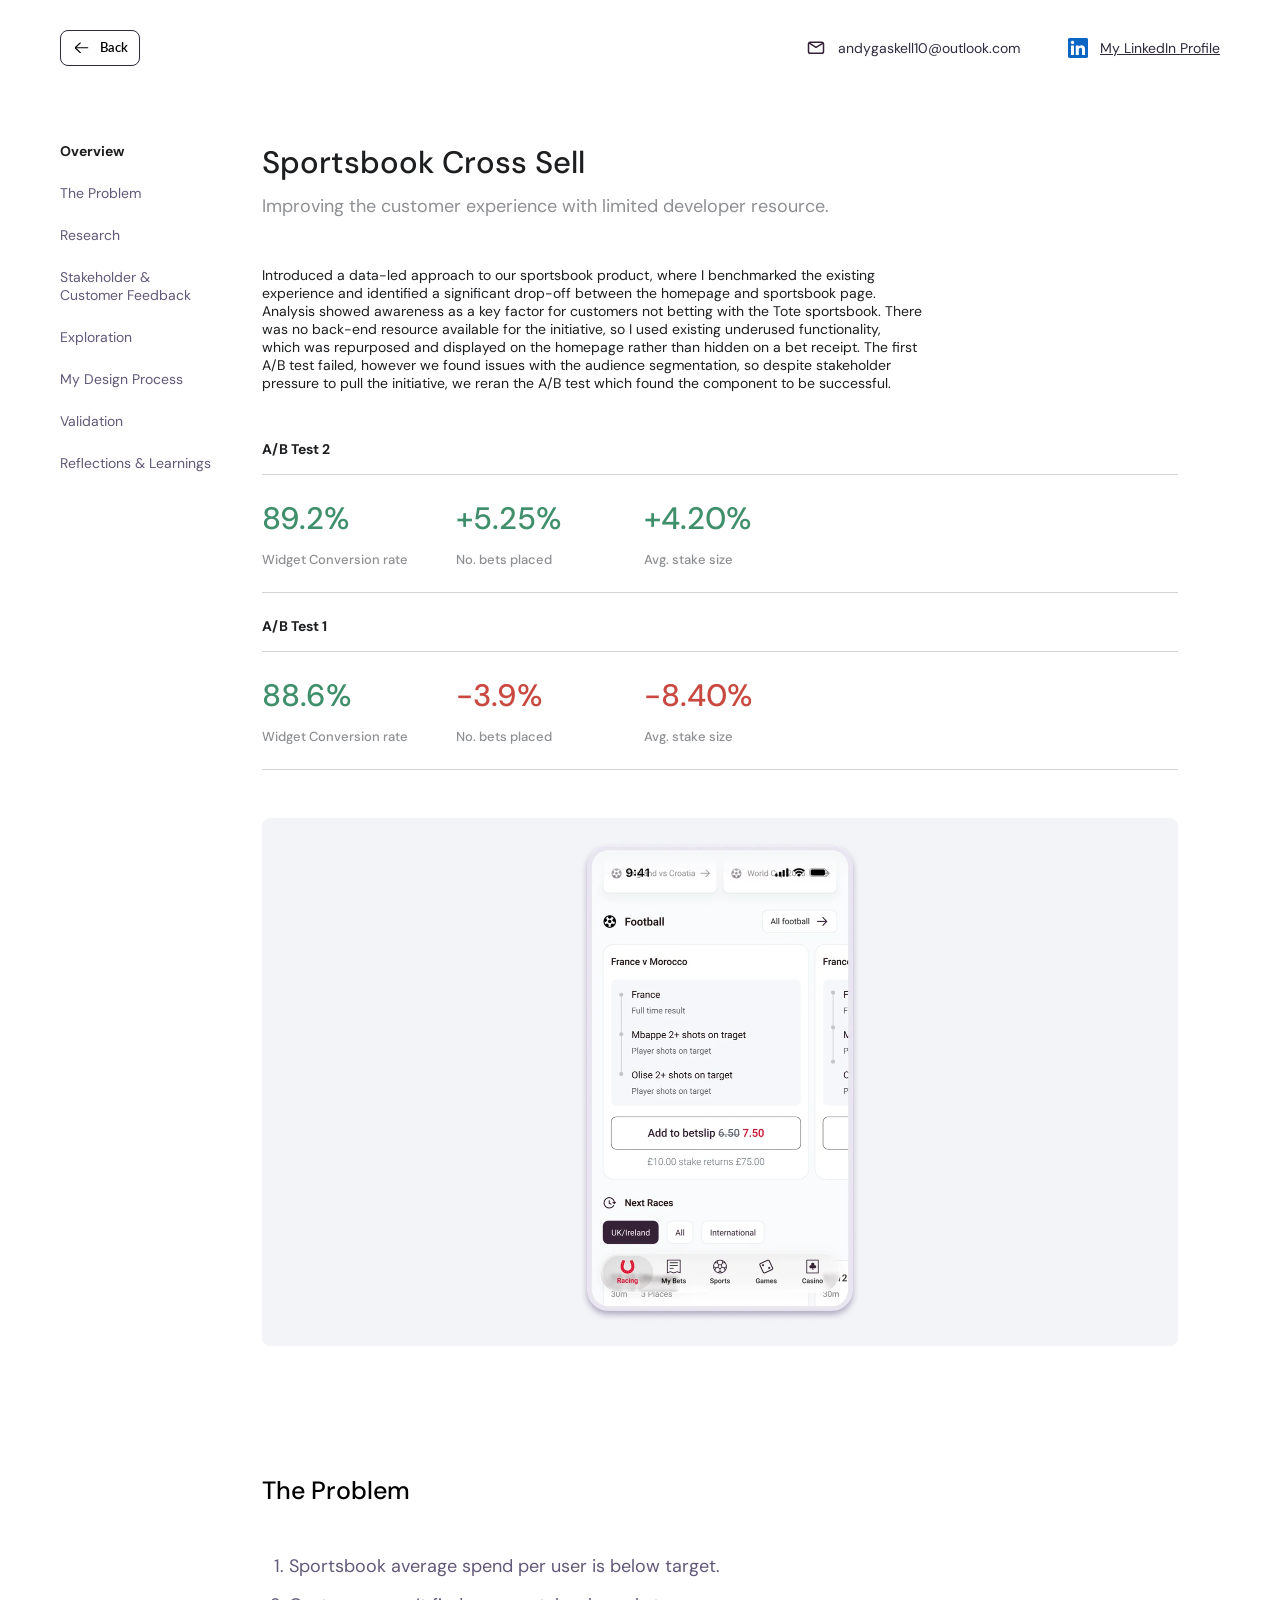
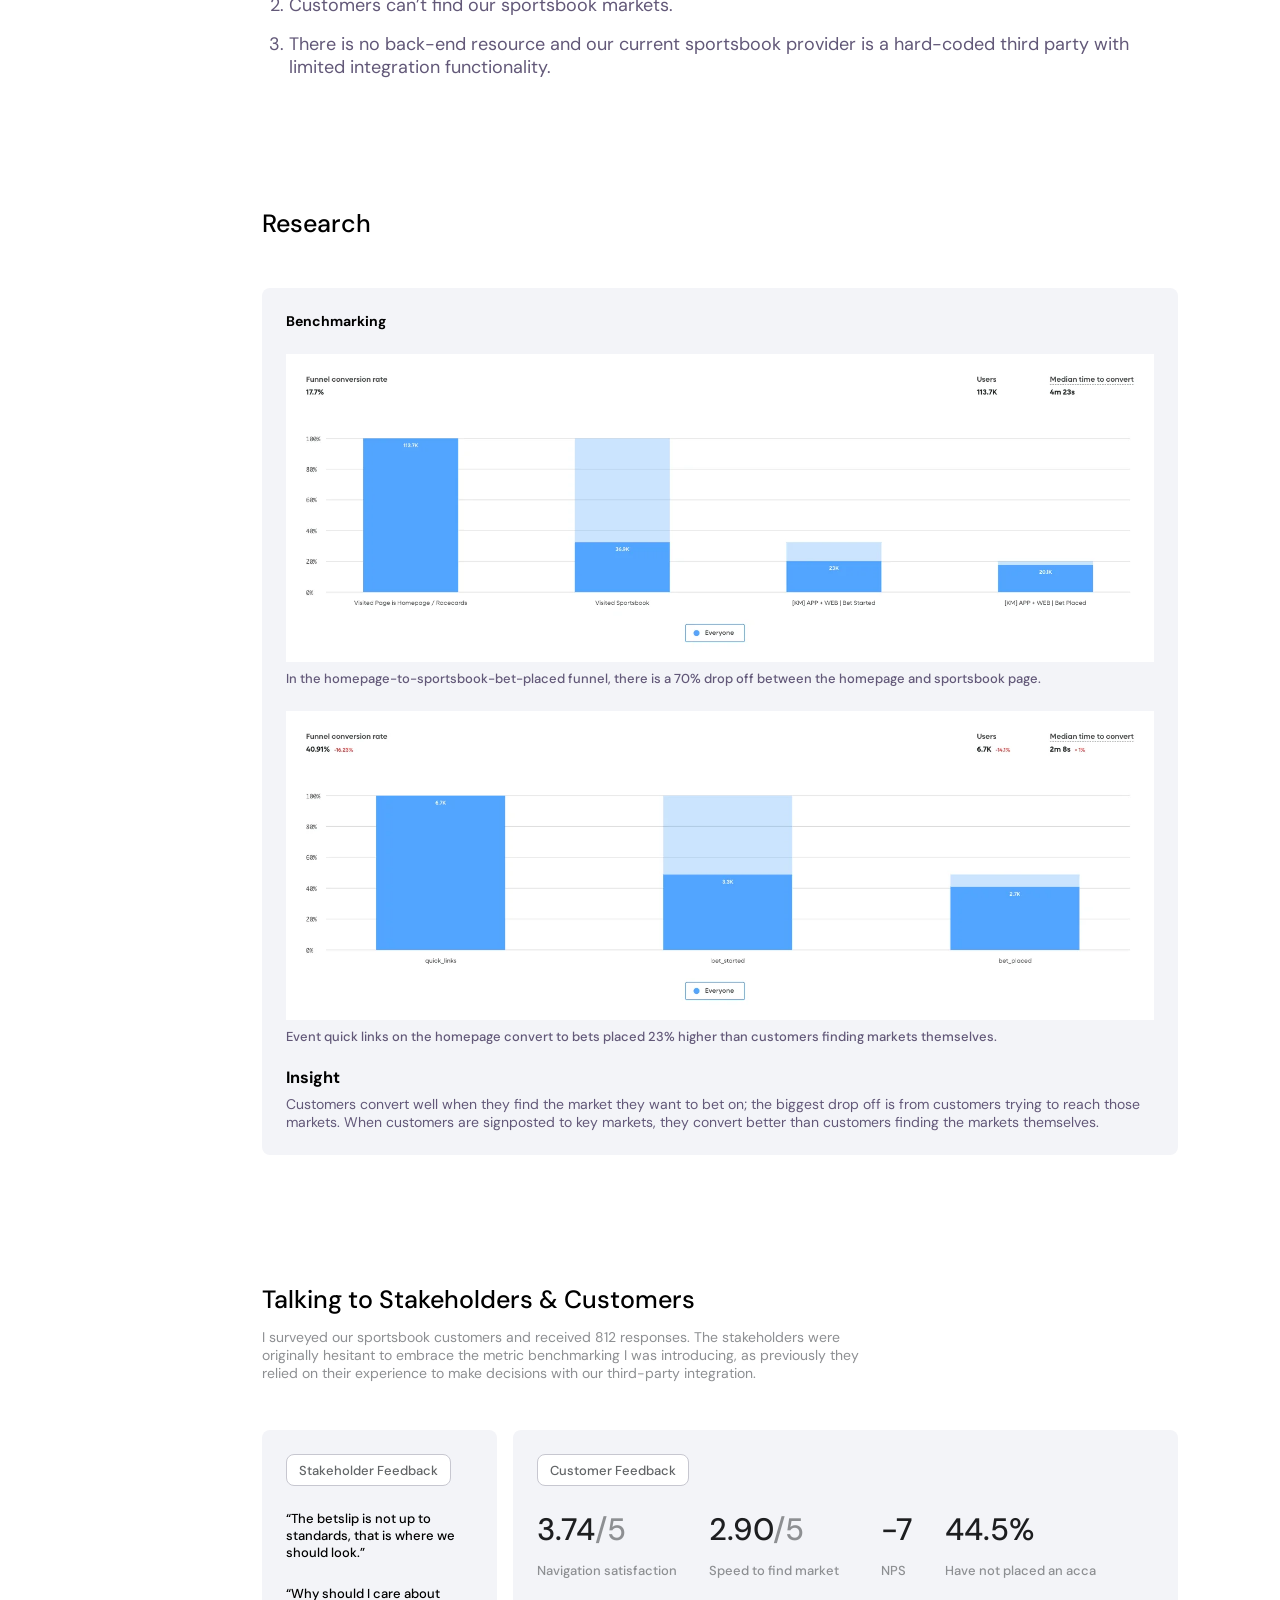
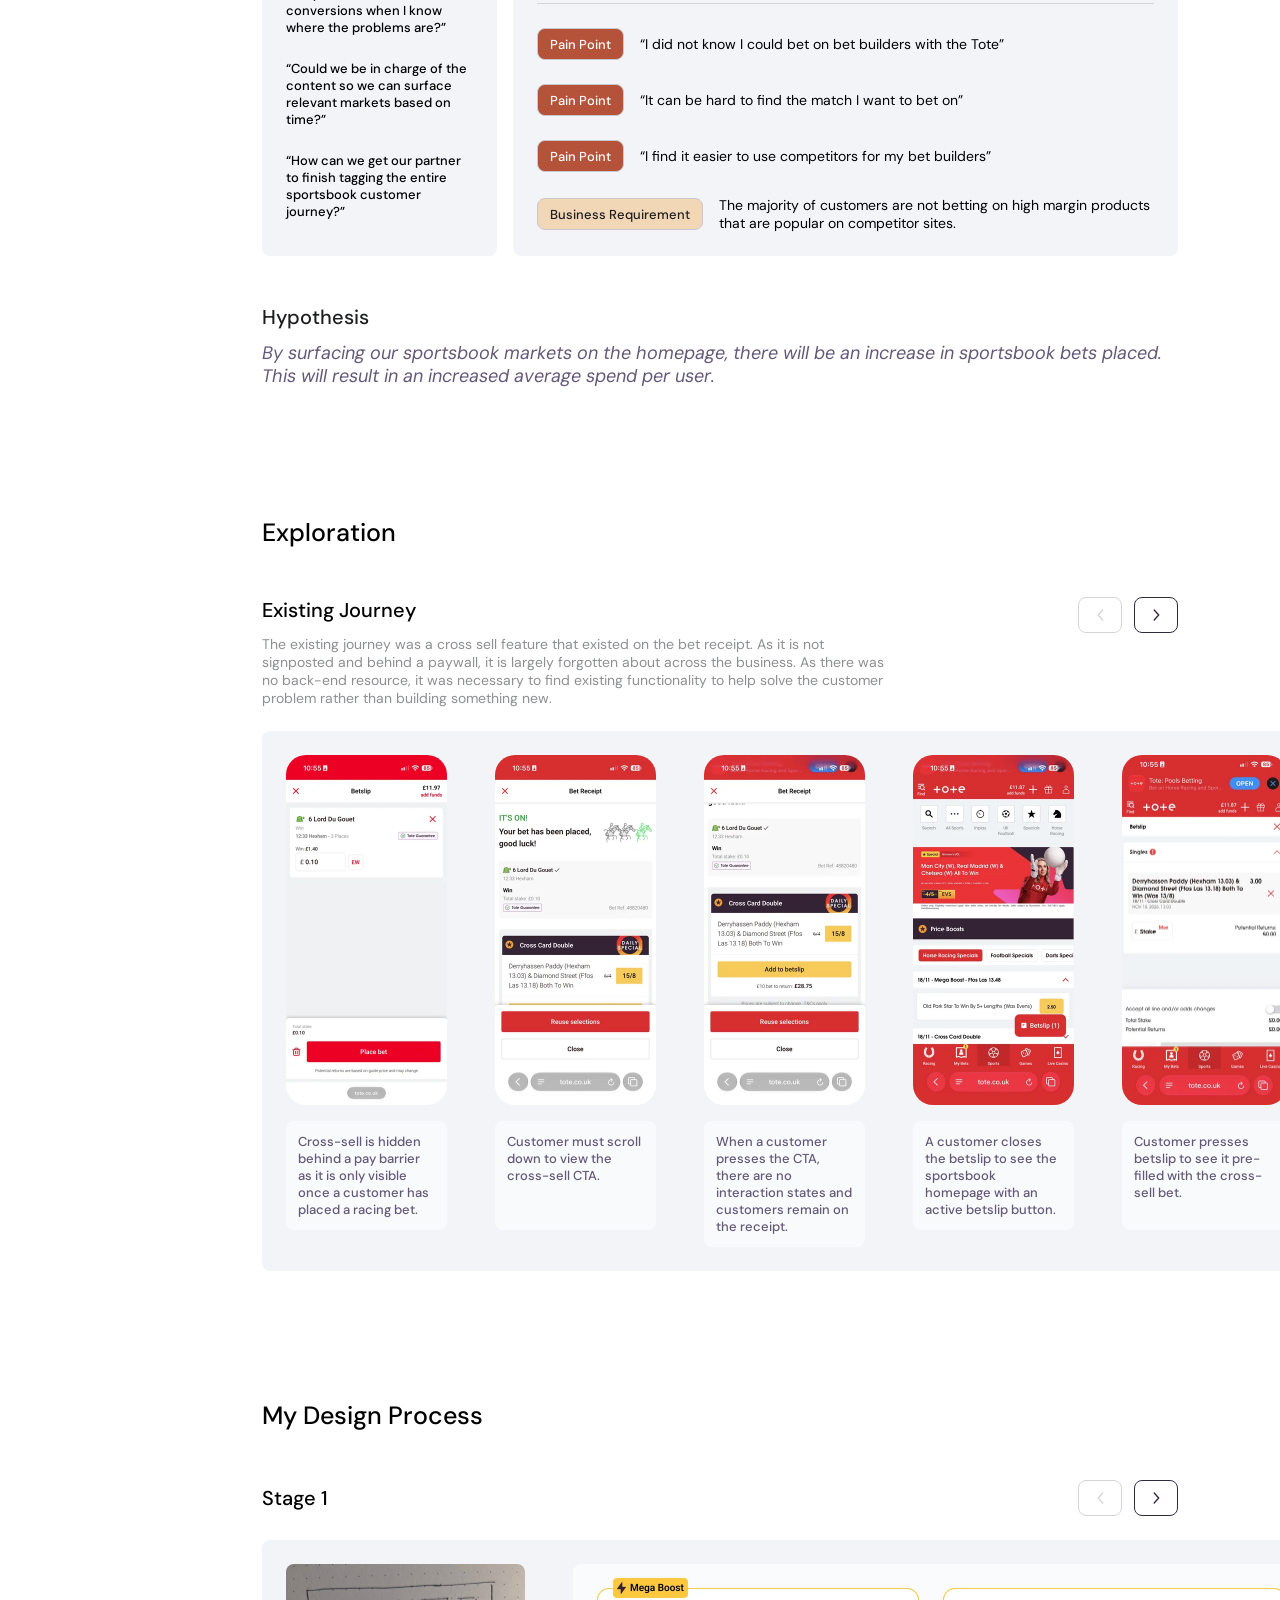
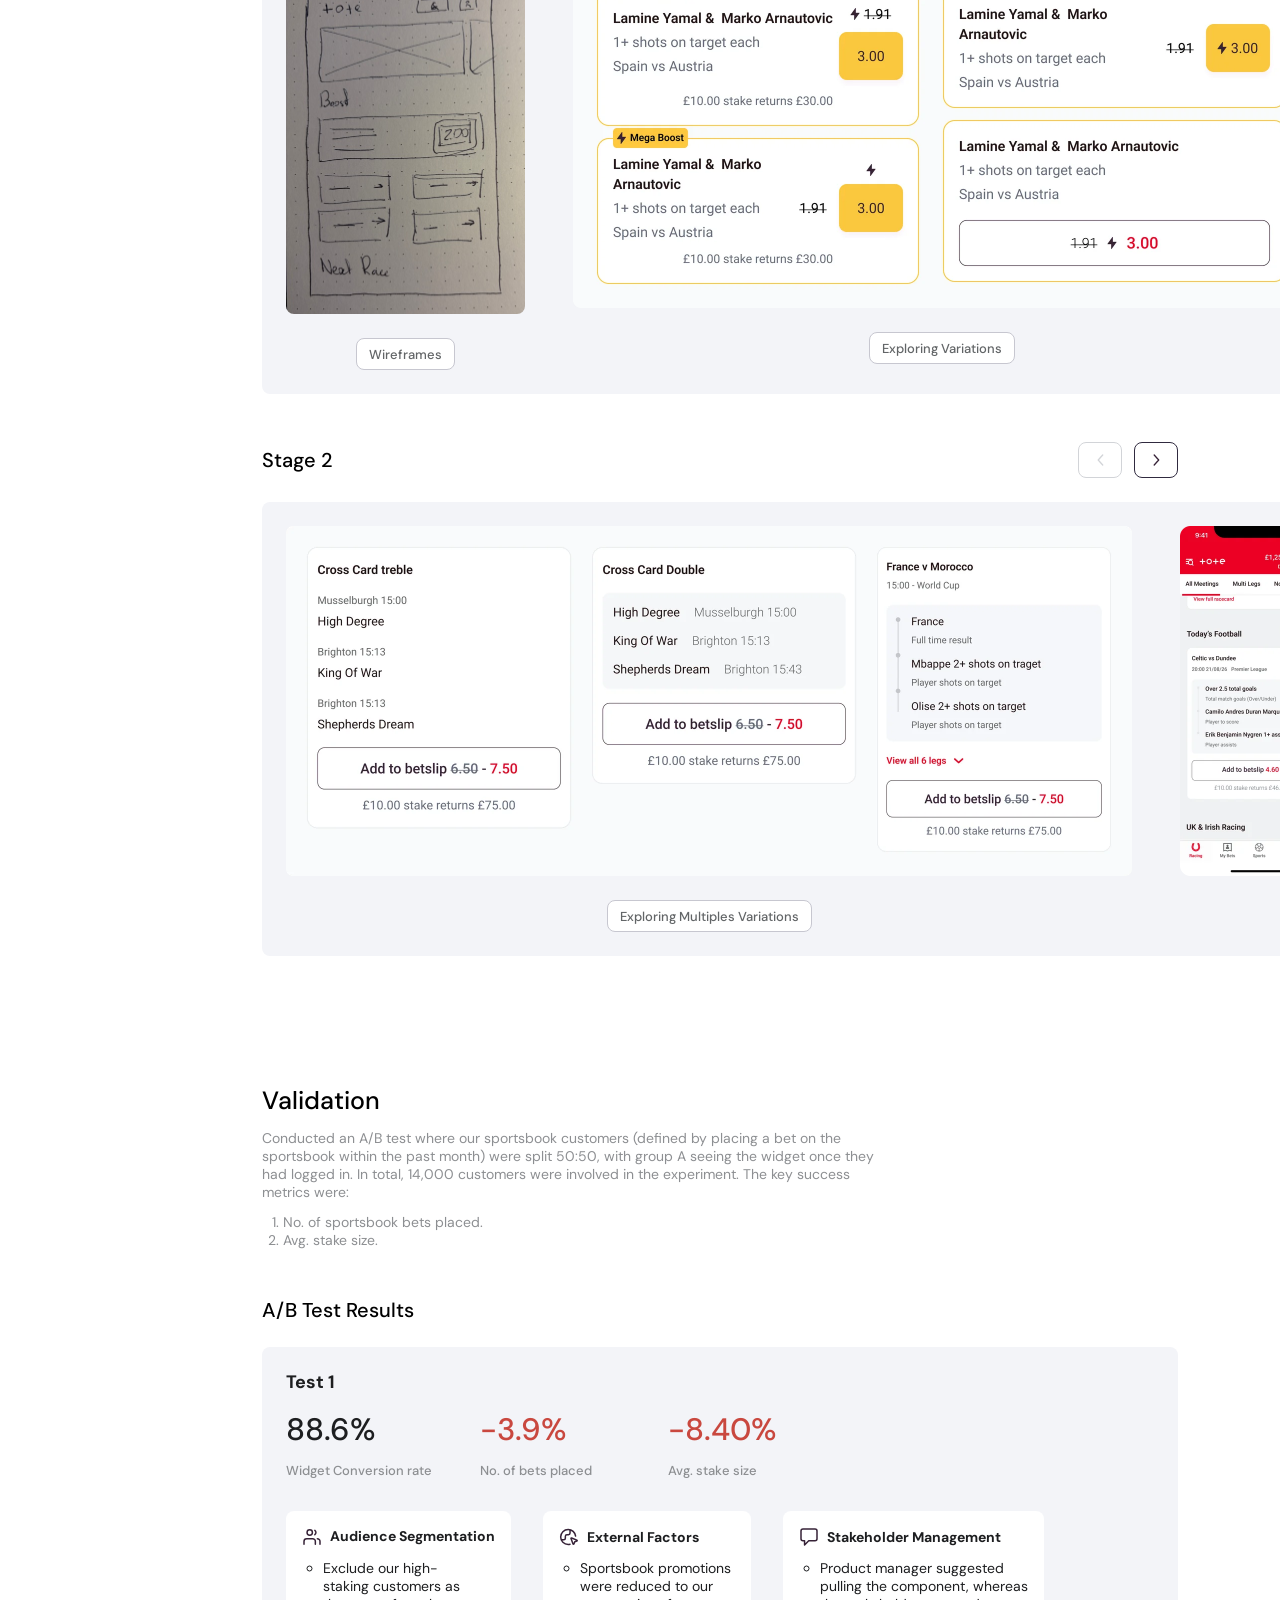
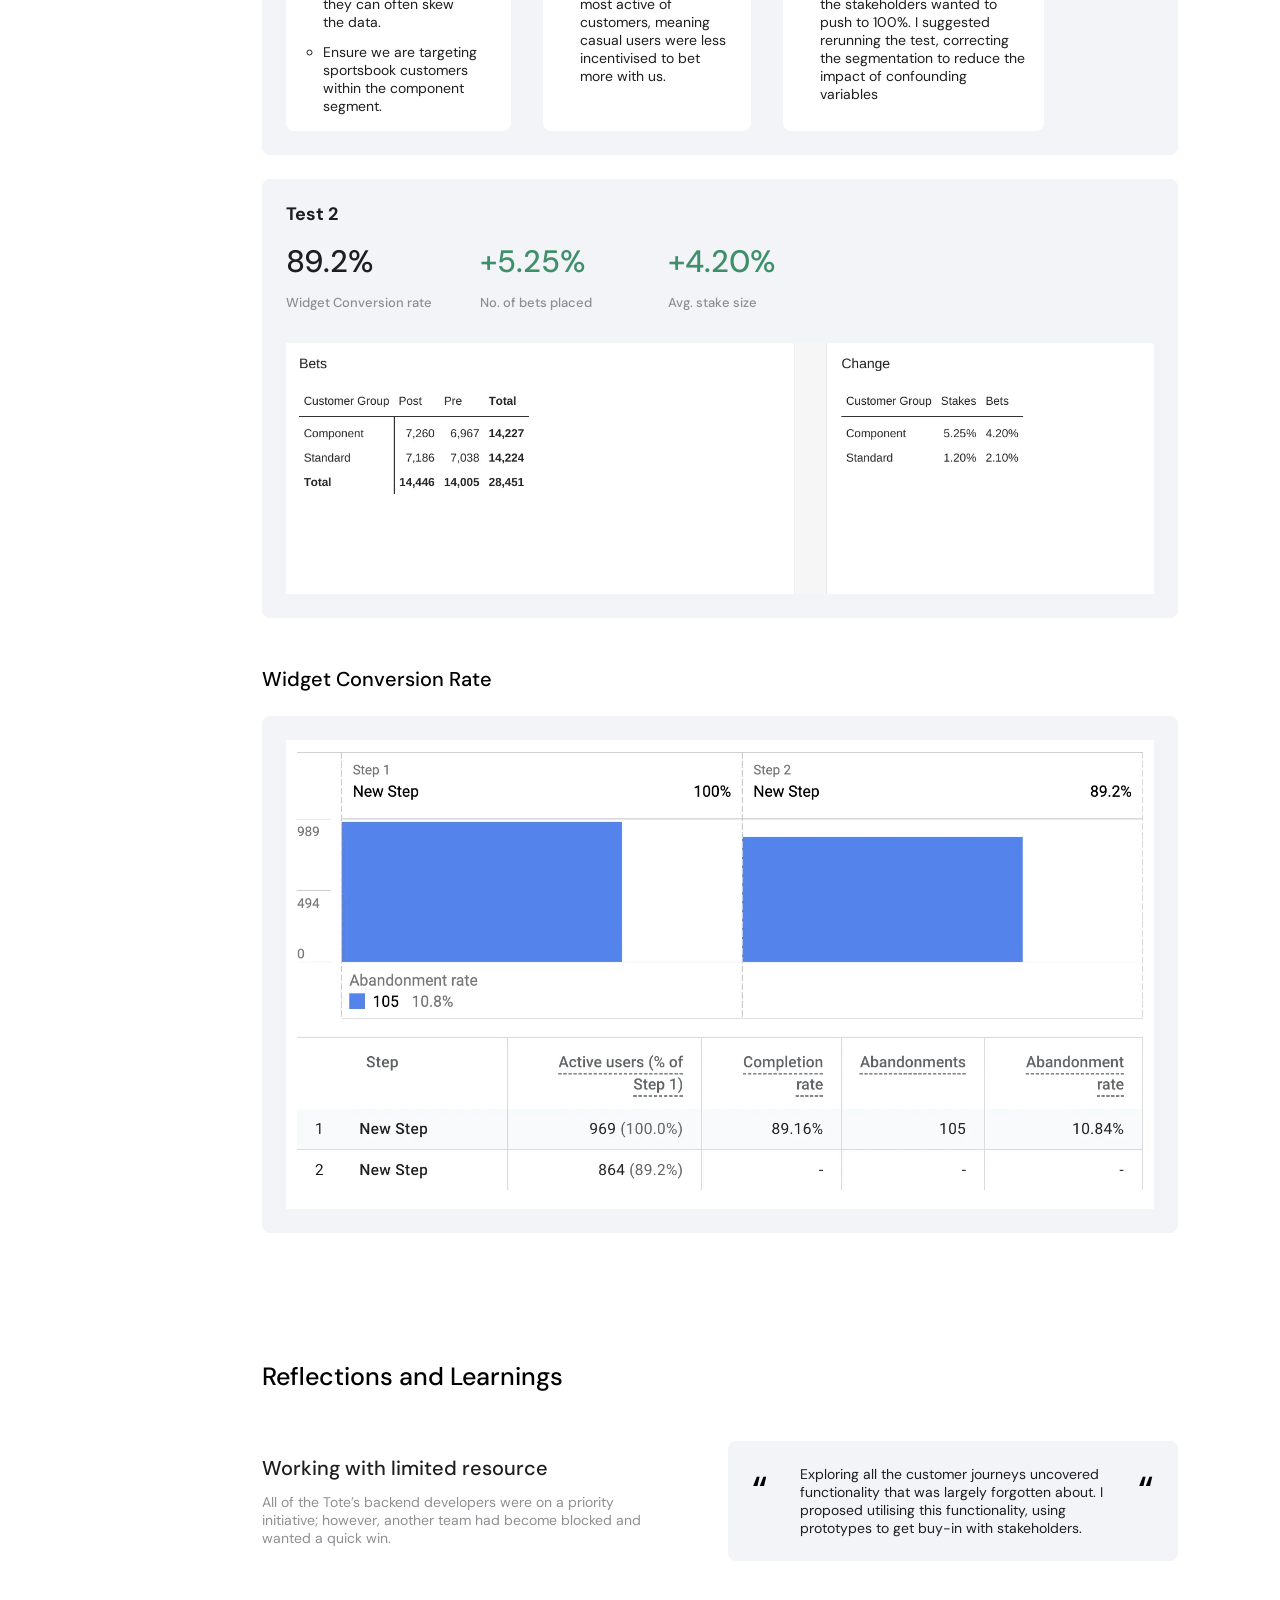
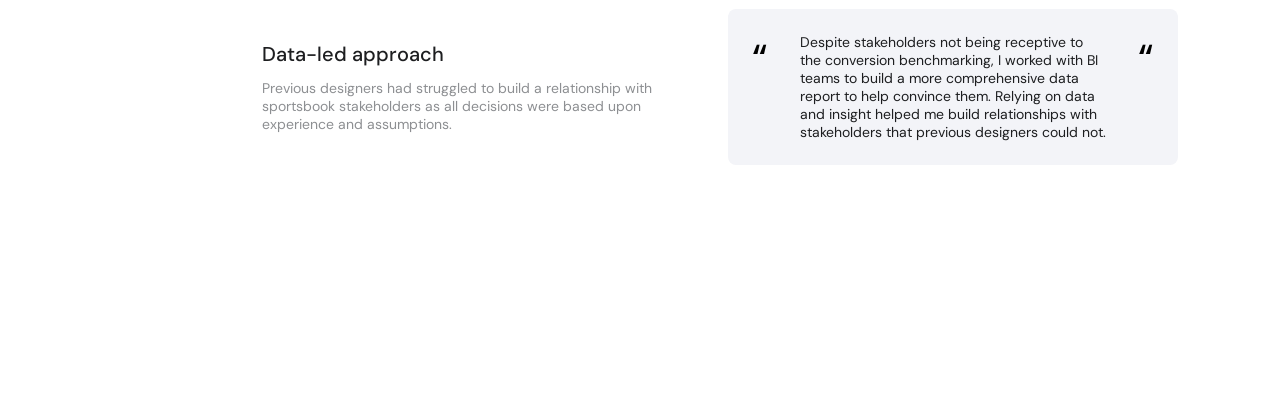
<file: sportsbook-cross-sell.html>
<!DOCTYPE html>
<html lang="en">
<head>
  <meta charset="UTF-8" />
  <meta name="viewport" content="width=device-width, initial-scale=1.0" />
  <title>Sportsbook Cross Sell – Andrew Gaskell</title>
  <meta name="description" content="Case study: improving the Tote sportsbook customer experience with limited developer resource, validated through A/B testing." />
  <link rel="preconnect" href="https://fonts.googleapis.com" />
  <link rel="preconnect" href="https://fonts.gstatic.com" crossorigin />
  <link
    href="https://fonts.googleapis.com/css2?family=DM+Sans:ital,opsz,wght@0,9..40,400;0,9..40,500;0,9..40,600;0,9..40,700;1,9..40,400&family=Lato:wght@400;700&display=swap"
    rel="stylesheet"
  />
  <link rel="stylesheet" href="tokens.css?v=2026-11-26d" />
  <link rel="stylesheet" href="site.css?v=2026-11-26d" />
  <link rel="stylesheet" href="case-study.css?v=2026-11-26d" />
  <script>
    if ('IntersectionObserver' in window) document.documentElement.classList.add('reveal-ready');
  </script>
  <style>
    .chip--pain {
      background: var(--pf-tag-pain);
      color: var(--pf-surface);
    }

    .chip--business {
      background: var(--pf-tag-business);
      color: var(--pf-text-primary);
    }

    .ab-summary {
      display: flex;
      flex-direction: column;
      gap: var(--space-05);
      width: 100%;
    }

    .ab-summary__test {
      display: flex;
      flex-direction: column;
      gap: var(--space-04);
    }

    .hero-shot {
      display: flex;
      justify-content: center;
      width: 100%;
      padding: var(--space-05) 0;
    }

    .hero-shot img {
      width: 280px;
      height: auto;
      aspect-ratio: 280 / 480;
      object-fit: cover;
    }

    /* ---------- RESEARCH ---------- */
    .benchmark {
      display: flex;
      flex-direction: column;
      gap: var(--space-05);
      width: 100%;
      padding: var(--space-05);
    }

    .figure {
      display: flex;
      flex-direction: column;
      gap: var(--space-02);
    }

    .figure img {
      width: 100%;
      height: auto;
      aspect-ratio: 1562 / 555;
      object-fit: cover;
    }

    .figure figcaption {
      font-weight: 500;
      color: var(--pf-text-secondary);
    }

    /* ---------- STAKEHOLDERS ---------- */
    .feedback {
      display: flex;
      align-items: stretch;
      gap: var(--space-04);
      width: 100%;
    }

    .feedback__card {
      display: flex;
      flex-direction: column;
      align-items: flex-start;
      gap: var(--space-05);
      padding: var(--space-05);
    }

    .feedback__card--stakeholder {
      flex: none;
      width: 235px;
    }

    .feedback__card--customer {
      flex: 1 1 0;
      min-width: 0;
    }

    .quote {
      font-weight: 500;
      color: var(--pf-text-strong);
    }

    .metric-row--survey {
      gap: var(--space-06);
      padding-bottom: var(--space-05);
      border-bottom: 1px solid var(--pf-border-divider);
    }

    .metric-row--survey .metric__value { color: var(--pf-text-primary); }

    .pain {
      display: flex;
      align-items: center;
      gap: var(--space-04);
      width: 100%;
      color: var(--pf-text-strong);
    }

    .pain__text--nowrap { white-space: nowrap; }
    .pain__text--fill { flex: 1 1 0; min-width: 0; }

    .hypothesis__text {
      font-style: italic;
      font-variation-settings: "opsz" 9;
      color: var(--pf-text-secondary);
    }

    .journey {
      display: flex;
      align-items: flex-start;
      gap: var(--space-07);
      padding: var(--space-05);
    }

    .journey__step {
      display: flex;
      flex-direction: column;
      gap: var(--space-04);
      width: 161px;
    }

    .journey__step--wide { width: 165px; }

    .journey__step img {
      width: 100%;
      height: 350px;
      object-fit: cover;
      border-radius: 20px;
    }

    .caption--fixed { height: 109px; }

    .conversion {
      display: flex;
      flex-direction: column;
      gap: var(--space-05);
      width: 1036px;
      height: 523px;
      padding: var(--space-05);
    }

    .conversion img {
      width: 988px;
      height: 348px;
      object-fit: cover;
    }

    /* ---------- DESIGN PROCESS ---------- */
    .process {
      display: flex;
      flex-direction: column;
      gap: var(--space-07);
      width: 100%;
    }

    .stage {
      display: flex;
      flex-direction: column;
      gap: var(--space-05);
      width: 100%;
    }

    .stage__panel {
      display: flex;
      align-items: flex-start;
      gap: var(--space-07);
      padding: var(--space-05);
    }

    .stage__item {
      display: flex;
      flex-direction: column;
      align-items: center;
      gap: var(--space-05);
    }

    .stage__item--stretch { align-self: stretch; }

    .crop {
      position: relative;
      overflow: hidden;
      border-radius: var(--radius-md);
    }

    .crop img {
      position: absolute;
      max-width: none;
    }

    .crop--wireframe { width: 239px; height: 350px; }
    .crop--wireframe img { left: 0; top: -5.47%; width: 137.08%; height: 124.57%; }

    .stage__item--stretch img {
      flex: 1 1 0;
      min-height: 0;
      height: 350px;
      width: auto;
      aspect-ratio: 1255 / 1400;
      object-fit: cover;
    }

    .stage__notes {
      flex: none;
      padding-left: 21px;
      color: var(--pf-text-secondary);
    }

    /* Figma separates the points with an empty line. */
    .stage__notes li + li { margin-top: 18px; }

    /* ---------- VALIDATION ---------- */
    .validation__intro {
      display: flex;
      flex-direction: column;
      gap: var(--space-03);
    }

    .validation__intro ol {
      padding-left: 21px;
    }

    .results {
      display: flex;
      flex-direction: column;
      gap: var(--space-05);
      width: 100%;
    }

    .test {
      display: flex;
      flex-direction: column;
      gap: var(--space-06);
      width: 100%;
      padding: var(--space-05);
    }

    .test__head {
      display: flex;
      flex-direction: column;
      gap: var(--space-04);
    }

    .test__name { color: var(--pf-text-primary); }

    .learning--3 { width: 261px; }

    .learning__title--top { align-items: flex-start; }

    .learning ul {
      width: 176px;
      max-width: 100%;
    }

    .learning--3 ul { width: 100%; }

    .crop--abtest {
      width: 100%;
      aspect-ratio: 1496 / 432;
      border-radius: 0;
    }

    .crop--abtest img { left: -4.08%; top: -3.47%; width: 105.35%; height: 115.74%; }

    .chart-panel {
      width: 100%;
      padding: var(--space-05);
    }

    .chart-panel img {
      width: 100%;
      height: auto;
      aspect-ratio: 1562 / 844;
      object-fit: cover;
    }

    /* ---------- RESPONSIVE ---------- */
    @media (max-width: 900px) {
      .feedback {
        flex-direction: column;
        align-items: stretch;
      }

      .feedback__card--stakeholder { width: auto; }

      .pain { align-items: flex-start; flex-wrap: wrap; gap: var(--space-02) var(--space-04); }
      .pain__text--nowrap { white-space: normal; flex: 1 1 200px; }

      .learning--3 { flex: 1 1 220px; width: auto; }
      .learning ul { width: 100%; }
    }

    @media (max-width: 768px) {
      .metric-row--survey { gap: var(--space-05) var(--space-06); }
    }
  </style>
</head>
<body>
  <a class="skip-link" href="#main">Skip to content</a>

  <header class="site-header site-header--case">
    <a class="btn-secondary" href="index.html">
      <span class="btn-secondary__icon"><img src="images/cs-icon-arrow-back.svg" width="11.2908" height="13.7502" alt="" /></span>
      Back
    </a>

    <ul class="site-contact" aria-label="Contact">
      <li>
        <a class="header-link" href="mailto:andygaskell10@outlook.com">
          <img class="header-link__icon" src="images/home-icon-mail.svg" width="20" height="20" alt="" />
          <span>andygaskell10@outlook.com</span>
        </a>
      </li>
      <li>
        <a
          class="header-link header-link--underline"
          href="https://www.linkedin.com/in/andrew-gaskell-4092a5191/"
          target="_blank"
          rel="noopener"
          aria-label="My LinkedIn Profile (opens in a new tab)"
        >
          <img class="header-link__icon" src="images/home-icon-linkedin.svg" width="20" height="20" alt="" />
          <span>My LinkedIn Profile</span>
        </a>
      </li>
    </ul>
  </header>

  <div class="cs">
    <nav class="side-nav" aria-label="Case study sections" data-scrollspy>
      <ul>
        <li><a href="#overview">Overview</a></li>
        <li><a href="#problem">The Problem</a></li>
        <li><a href="#research">Research</a></li>
        <li><a href="#feedback">Stakeholder &amp;<br /> Customer Feedback</a></li>
        <li><a href="#exploration">Exploration</a></li>
        <li><a href="#process">My Design Process</a></li>
        <li><a href="#validation">Validation</a></li>
        <li><a href="#reflections">Reflections &amp; Learnings</a></li>
      </ul>
    </nav>

    <main id="main" class="cs-main">
      <!-- OVERVIEW -->
      <section id="overview" class="section" aria-labelledby="cs-title" data-reveal>
        <div class="overview__header">
          <h1 id="cs-title" class="overview__title">Sportsbook Cross Sell</h1>
          <p class="t-18 muted">Improving the customer experience with limited developer resource.</p>
        </div>
        <p class="t-14 w-660">Introduced a data-led approach to our sportsbook product, where I benchmarked the existing experience and identified a significant drop-off between the homepage and sportsbook page. Analysis showed awareness as a key factor for customers not betting with the Tote sportsbook. There was no back-end resource available for the initiative, so I used existing underused functionality, which was repurposed and displayed on the homepage rather than hidden on a bet receipt. The first A/B test failed, however we found issues with the audience segmentation, so despite stakeholder pressure to pull the initiative, we reran the A/B test which found the component to be successful.</p>

        <div class="ab-summary">
          <div class="ab-summary__test">
            <h2 class="t-14">A/B Test 2</h2>
            <div class="metric-row metric-row--ruled">
              <div class="metric">
                <p class="metric__value">89.2%</p>
                <p class="metric__label">Widget Conversion rate</p>
              </div>
              <div class="metric metric--fixed">
                <p class="metric__value">+5.25%</p>
                <p class="metric__label">No. bets placed</p>
              </div>
              <div class="metric metric--fixed">
                <p class="metric__value">+4.20%</p>
                <p class="metric__label">Avg. stake size</p>
              </div>
            </div>
          </div>
          <div class="ab-summary__test">
            <h2 class="t-14">A/B Test 1</h2>
            <div class="metric-row metric-row--ruled">
              <div class="metric">
                <p class="metric__value">88.6%</p>
                <p class="metric__label">Widget Conversion rate</p>
              </div>
              <div class="metric metric--fixed">
                <p class="metric__value metric__value--negative">-3.9%</p>
                <p class="metric__label">No. bets placed</p>
              </div>
              <div class="metric metric--fixed">
                <p class="metric__value metric__value--negative">-8.40%</p>
                <p class="metric__label">Avg. stake size</p>
              </div>
            </div>
          </div>
        </div>

        <div class="hero-shot panel">
          <img src="images/cs-hero.webp" width="280" height="480" alt="The sportsbook cross-sell widget on the Tote app homepage, showing a France v Morocco bet builder with an Add to betslip button" />
        </div>
      </section>

      <!-- THE PROBLEM -->
      <section id="problem" class="section" aria-labelledby="problem-title" data-reveal>
        <h2 id="problem-title" class="h-section">The Problem</h2>
        <ol class="problem-list t-18">
          <li>Sportsbook average spend per user is below target.</li>
          <li>Customers can’t find our sportsbook markets.</li>
          <li>There is no back-end resource and our current sportsbook provider is a hard-coded third party with limited integration functionality.</li>
        </ol>
      </section>

      <!-- RESEARCH -->
      <section id="research" class="section" aria-labelledby="research-title" data-reveal>
        <h2 id="research-title" class="h-section">Research</h2>
        <div class="benchmark panel">
          <h3 class="t-14 bold strong">Benchmarking</h3>
          <figure class="figure">
            <img src="images/cs-funnel-homepage-to-bet.webp" width="868" height="308" loading="lazy" alt="Funnel chart from homepage to sportsbook bet placed, showing a 70% drop off between the homepage and the sportsbook page" />
            <figcaption class="t-13">In the homepage-to-sportsbook-bet-placed funnel, there is a 70% drop off between the homepage and sportsbook page.</figcaption>
          </figure>
          <figure class="figure">
            <img src="images/cs-funnel-quicklinks.webp" width="868" height="308" loading="lazy" alt="Funnel chart from homepage quick links to bet placed" />
            <figcaption class="t-13">Event quick links on the homepage convert to bets placed 23% higher than customers finding markets themselves.</figcaption>
          </figure>
          <div class="stack-8 t-14">
            <h3 class="bold strong">Insight</h3>
            <p class="secondary">Customers convert well when they find the market they want to bet on; the biggest drop off is from customers trying to reach those markets. When customers are signposted to key markets, they convert better than customers finding the markets themselves.</p>
          </div>
        </div>
      </section>

      <!-- STAKEHOLDERS & CUSTOMERS -->
      <section id="feedback" class="section" aria-labelledby="feedback-title" data-reveal>
        <div class="stack-12">
          <h2 id="feedback-title" class="h-section">Talking to Stakeholders &amp; Customers</h2>
          <p class="t-14 muted w-636">I surveyed our sportsbook customers and received 812 responses. The stakeholders were originally hesitant to embrace the metric benchmarking I was introducing, as previously they relied on their experience to make decisions with our third-party integration.</p>
        </div>

        <div class="feedback">
          <div class="feedback__card feedback__card--stakeholder panel">
            <h3 class="chip chip--label">Stakeholder Feedback</h3>
            <p class="quote t-13">“The betslip is not up to standards, that is where we should look.”</p>
            <p class="quote t-13">“Why should I care about conversions when I know where the problems are?”</p>
            <p class="quote t-13">“Could we be in charge of the content so we can surface relevant markets based on time?”</p>
            <p class="quote t-13">“How can we get our partner to finish tagging the entire sportsbook customer journey?”</p>
          </div>

          <div class="feedback__card feedback__card--customer panel">
            <h3 class="chip chip--label">Customer Feedback</h3>
            <div class="metric-row metric-row--survey">
              <div class="metric metric--fixed">
                <p class="metric__value">3.74<span class="muted">/5</span></p>
                <p class="metric__label">Navigation satisfaction</p>
              </div>
              <div class="metric metric--fixed">
                <p class="metric__value">2.90<span class="muted">/5</span></p>
                <p class="metric__label">Speed to find market</p>
              </div>
              <div class="metric">
                <p class="metric__value">-7</p>
                <p class="metric__label">NPS</p>
              </div>
              <div class="metric">
                <p class="metric__value">44.5%</p>
                <p class="metric__label">Have not placed an acca</p>
              </div>
            </div>
            <div class="pain">
              <span class="chip chip--label chip--pain">Pain Point</span>
              <p class="t-14 pain__text--nowrap">“I did not know I could bet on bet builders with the Tote”</p>
            </div>
            <div class="pain">
              <span class="chip chip--label chip--pain">Pain Point</span>
              <p class="t-14 pain__text--nowrap">“It can be hard to find the match I want to bet on”</p>
            </div>
            <div class="pain">
              <span class="chip chip--label chip--pain">Pain Point</span>
              <p class="t-14 pain__text--nowrap">“I find it easier to use competitors for my bet builders”</p>
            </div>
            <div class="pain">
              <span class="chip chip--label chip--business">Business Requirement</span>
              <p class="t-14 pain__text--fill">The majority of customers are not betting on high margin products that are popular on competitor sites.</p>
            </div>
          </div>
        </div>

        <div class="stack-12">
          <h3 class="h-sub h-sub--primary">Hypothesis</h3>
          <p class="t-18 hypothesis__text">By surfacing our sportsbook markets on the homepage, there will be an increase in sportsbook bets placed. This will result in an increased average spend per user.</p>
        </div>
      </section>

      <!-- EXPLORATION -->
      <section id="exploration" class="section" aria-labelledby="exploration-title" data-reveal>
        <h2 id="exploration-title" class="h-section">Exploration</h2>
        <div class="stage">
          <div class="carousel-head">
            <div class="stack-12 w-660">
              <h3 class="h-sub">Existing Journey</h3>
              <p class="t-14 muted w-636">The existing journey was a cross sell feature that existed on the bet receipt. As it is not signposted and behind a paywall, it is largely forgotten about across the business. As there was no back-end resource, it was necessary to find existing functionality to help solve the customer problem rather than building something new.</p>
            </div>
            <div class="carousel-controls">
              <button class="icon-btn icon-btn--prev" type="button" data-carousel-prev aria-controls="journey-track" aria-label="Previous" disabled>
                <img class="is-on" src="images/cs-icon-chevron-right.svg" alt="" />
                <img class="is-off" src="images/cs-icon-chevron-left-disabled.svg" alt="" />
              </button>
              <button class="icon-btn icon-btn--next" type="button" data-carousel-next aria-controls="journey-track" aria-label="Next">
                <img class="is-on" src="images/cs-icon-chevron-right.svg" alt="" />
                <img class="is-off" src="images/cs-icon-chevron-left-disabled.svg" alt="" />
              </button>
            </div>
          </div>

          <div id="journey-track" class="carousel" data-carousel tabindex="0" role="region" aria-label="Existing journey screens">
            <ol class="journey panel" style="list-style: none;">
              <li class="journey__step">
                <img src="images/cs-existing-1.webp" width="161" height="350" loading="lazy" alt="Betslip with a racing bet ready to place" />
                <p class="caption t-13">Cross-sell is hidden behind a pay barrier as it is only visible once a customer has placed a racing bet.</p>
              </li>
              <li class="journey__step">
                <img src="images/cs-existing-2.webp" width="161" height="350" loading="lazy" alt="Bet receipt confirming the bet has been placed" />
                <p class="caption caption--fixed t-13">Customer must scroll down to view the cross-sell CTA.</p>
              </li>
              <li class="journey__step">
                <img src="images/cs-existing-3.webp" width="161" height="350" loading="lazy" alt="Bet receipt scrolled to the Cross Card Double cross-sell with an Add to betslip button" />
                <p class="caption t-13">When a customer presses the CTA, there are no interaction states and customers remain on the receipt.</p>
              </li>
              <li class="journey__step">
                <img src="images/cs-existing-4.webp" width="161" height="350" loading="lazy" alt="Sportsbook homepage with an active betslip button" />
                <p class="caption t-13">A customer closes the betslip to see the sportsbook homepage with an active betslip button.</p>
              </li>
              <li class="journey__step journey__step--wide">
                <img src="images/cs-existing-5.webp" width="165" height="350" loading="lazy" alt="Betslip pre-filled with the cross-sell bet" />
                <p class="caption caption--fixed t-13">Customer presses betslip to see it pre-filled with the cross-sell bet.</p>
              </li>
            </ol>
            <figure class="conversion panel">
              <img src="images/cs-existing-conversion.webp" width="988" height="348" loading="lazy" alt="Conversion chart for the existing cross-sell component" />
              <figcaption class="caption t-13">Despite the poor customer journey, the cross sell component converts at 34%, with nearly 5000 customers placing a bet.</figcaption>
            </figure>
          </div>
        </div>
      </section>

      <!-- MY DESIGN PROCESS -->
      <section id="process" class="section" aria-labelledby="process-title" data-reveal>
        <h2 id="process-title" class="h-section">My Design Process</h2>
        <div class="process">
          <div class="stage">
            <div class="carousel-head carousel-head--center">
              <h3 class="h-sub">Stage 1</h3>
              <div class="carousel-controls">
                <button class="icon-btn icon-btn--prev" type="button" data-carousel-prev aria-controls="stage1-track" aria-label="Previous" disabled>
                  <img class="is-on" src="images/cs-icon-chevron-right.svg" alt="" />
                  <img class="is-off" src="images/cs-icon-chevron-left-disabled.svg" alt="" />
                </button>
                <button class="icon-btn icon-btn--next" type="button" data-carousel-next aria-controls="stage1-track" aria-label="Next">
                  <img class="is-on" src="images/cs-icon-chevron-right.svg" alt="" />
                  <img class="is-off" src="images/cs-icon-chevron-left-disabled.svg" alt="" />
                </button>
              </div>
            </div>
            <div id="stage1-track" class="carousel" data-carousel tabindex="0" role="region" aria-label="Stage 1 designs">
              <div class="stage__panel panel">
                <figure class="stage__item">
                  <div class="crop crop--wireframe">
                    <img src="images/cs-stage1-wireframe.jpg" width="656" height="875" loading="lazy" alt="Hand-drawn wireframe of the app homepage with a boost card and next race section" />
                  </div>
                  <figcaption class="chip chip--label">Wireframes</figcaption>
                </figure>
                <figure class="stage__item">
                  <img src="images/cs-stage1-variations.webp" width="737" height="344" loading="lazy" alt="Four variations of a Mega Boost bet card" />
                  <figcaption class="chip chip--label">Exploring Variations</figcaption>
                </figure>
                <figure class="stage__item stage__item--stretch">
                  <img src="images/cs-stage1-prototype.webp" width="314" height="350" loading="lazy" alt="Prototype of the app homepage with the Mega Boost card" />
                  <figcaption class="chip chip--label">Prototypes</figcaption>
                </figure>
                <ol class="stage__notes t-14" style="width: 290px;">
                  <li>Explored whether to display a singular boost or by having several. The issue with having several listed was that it would be pushing content further beneath the scroll.</li>
                  <li>Stakeholders suggested adding £10.00 stake returns X amount, as based on their experience it increases the customer’s stake amount.</li>
                  <li>Biggest feedback was to concentrate on cross selling bet builders rather than the mega boost, as there was significant investment in the former whereas the latter is a loss-leader.</li>
                </ol>
              </div>
            </div>
          </div>

          <div class="stage">
            <div class="carousel-head carousel-head--center">
              <h3 class="h-sub">Stage 2</h3>
              <div class="carousel-controls">
                <button class="icon-btn icon-btn--prev" type="button" data-carousel-prev aria-controls="stage2-track" aria-label="Previous" disabled>
                  <img class="is-on" src="images/cs-icon-chevron-right.svg" alt="" />
                  <img class="is-off" src="images/cs-icon-chevron-left-disabled.svg" alt="" />
                </button>
                <button class="icon-btn icon-btn--next" type="button" data-carousel-next aria-controls="stage2-track" aria-label="Next">
                  <img class="is-on" src="images/cs-icon-chevron-right.svg" alt="" />
                  <img class="is-off" src="images/cs-icon-chevron-left-disabled.svg" alt="" />
                </button>
              </div>
            </div>
            <div id="stage2-track" class="carousel" data-carousel tabindex="0" role="region" aria-label="Stage 2 designs">
              <div class="stage__panel panel">
                <figure class="stage__item">
                  <img src="images/cs-stage2-multiples-variations.webp" width="846" height="350" loading="lazy" alt="Three multiples card variations: Cross Card treble, Cross Card Double and a France v Morocco bet builder" />
                  <figcaption class="chip chip--label">Exploring Multiples Variations</figcaption>
                </figure>
                <figure class="stage__item">
                  <img src="images/cs-stage2-final-designs.webp" width="904" height="350" loading="lazy" alt="Final designs of the app homepage and menu with the cross-sell card" />
                  <figcaption class="chip chip--label">Final Designs</figcaption>
                </figure>
                <ol class="stage__notes t-14" style="width: 319px;">
                  <li>Pivoted to a card with a horizontal scroll, which are commonplace in the industry.</li>
                  <li>Explored multiple formats and landed on one that I felt was most scalable and can be used for multiple bet types.</li>
                  <li>Changed from the yellow cta to our secondary buttons, as our yellow brand guidelines says it should only be applied when there is a promotion or a special offer to our customers.</li>
                  <li>Discussion with our operations teams meant that bet builders were not technologically available. We pivoted and gave full control to the ops team whereby they can customise the title and build their own bets rather than using the third party feed.</li>
                </ol>
              </div>
            </div>
          </div>
        </div>
      </section>

      <!-- VALIDATION -->
      <section id="validation" class="section" aria-labelledby="validation-title" data-reveal>
        <div class="stack-12">
          <h2 id="validation-title" class="h-section">Validation</h2>
          <div class="validation__intro t-14 muted w-636">
            <p>Conducted an A/B test where our sportsbook customers (defined by placing a bet on the sportsbook within the past month) were split 50:50, with group A seeing the widget once they had logged in. In total, 14,000 customers were involved in the experiment. The key success metrics were:</p>
            <ol>
              <li>No. of sportsbook bets placed.</li>
              <li>Avg. stake size.</li>
            </ol>
          </div>
        </div>

        <div class="results">
          <h3 class="h-sub">A/B Test Results</h3>

          <div class="test panel">
            <div class="test__head">
              <h4 class="t-18 test__name">Test 1</h4>
              <div class="metric-row">
                <div class="metric">
                  <p class="metric__value metric__value--neutral">88.6%</p>
                  <p class="metric__label">Widget Conversion rate</p>
                </div>
                <div class="metric metric--fixed">
                  <p class="metric__value metric__value--negative">-3.9%</p>
                  <p class="metric__label">No. of bets placed</p>
                </div>
                <div class="metric metric--fixed">
                  <p class="metric__value metric__value--negative">-8.40%</p>
                  <p class="metric__label">Avg. stake size</p>
                </div>
              </div>
            </div>
            <ul class="learnings" aria-label="Test 1 learnings">
              <li class="learning">
                <h5 class="learning__title learning__title--top t-14"><img src="images/cs-icon-users.svg" alt="" />Audience Segmentation</h5>
                <ul class="t-14">
                  <li>Exclude our high-staking customers as they can often skew the data.</li>
                  <li>Ensure we are targeting sportsbook customers within the component segment.</li>
                </ul>
              </li>
              <li class="learning">
                <h5 class="learning__title t-14"><img src="images/cs-icon-globe.svg" alt="" />External Factors</h5>
                <ul class="t-14">
                  <li>Sportsbook promotions were reduced to our most active of customers, meaning casual users were less incentivised to bet more with us.</li>
                </ul>
              </li>
              <li class="learning learning--3">
                <h5 class="learning__title t-14"><img src="images/cs-icon-message.svg" alt="" />Stakeholder Management</h5>
                <ul class="t-14">
                  <li>Product manager suggested pulling the component, whereas the stakeholders wanted to push to 100%. I suggested rerunning the test, correcting the segmentation to reduce the impact of confounding variables</li>
                </ul>
              </li>
            </ul>
          </div>

          <div class="test panel">
            <div class="test__head">
              <h4 class="t-18 test__name">Test 2</h4>
              <div class="metric-row">
                <div class="metric">
                  <p class="metric__value metric__value--neutral">89.2%</p>
                  <p class="metric__label">Widget Conversion rate</p>
                </div>
                <div class="metric metric--fixed">
                  <p class="metric__value">+5.25%</p>
                  <p class="metric__label">No. of bets placed</p>
                </div>
                <div class="metric metric--fixed">
                  <p class="metric__value">+4.20%</p>
                  <p class="metric__label">Avg. stake size</p>
                </div>
              </div>
            </div>
            <div class="crop crop--abtest">
              <img src="images/cs-abtest2-data.webp" width="1576" height="500" loading="lazy" alt="A/B test 2 results data for sportsbook bets placed and average stake size" />
            </div>
          </div>
        </div>

        <div class="results">
          <h3 class="h-sub">Widget Conversion Rate</h3>
          <div class="chart-panel panel">
            <img src="images/cs-widget-conversion.webp" width="868" height="469" loading="lazy" alt="Widget conversion rate chart over the test period" />
          </div>
        </div>
      </section>

      <!-- REFLECTIONS -->
      <section id="reflections" class="section" aria-labelledby="reflections-title" data-reveal>
        <h2 id="reflections-title" class="h-section">Reflections and Learnings</h2>
        <div class="reflections">
          <div class="reflection">
            <div class="reflection__title stack-12">
              <h3 class="h-sub h-sub--primary">Working with limited resource</h3>
              <p class="t-14 muted">All of the Tote’s backend developers were on a priority initiative; however, another team had become blocked and wanted a quick win.</p>
            </div>
            <blockquote class="reflection__quote panel">
              <span class="reflection__mark" aria-hidden="true">“</span>
              <p class="t-14">Exploring all the customer journeys uncovered functionality that was largely forgotten about. I proposed utilising this functionality, using prototypes to get buy-in with stakeholders.</p>
              <span class="reflection__mark" aria-hidden="true">“</span>
            </blockquote>
          </div>
          <div class="reflection">
            <div class="reflection__title stack-12">
              <h3 class="h-sub h-sub--primary">Data-led approach</h3>
              <p class="t-14 muted">Previous designers had struggled to build a relationship with sportsbook stakeholders as all decisions were based upon experience and assumptions.</p>
            </div>
            <blockquote class="reflection__quote panel">
              <span class="reflection__mark" aria-hidden="true">“</span>
              <p class="t-14">Despite stakeholders not being receptive to the conversion benchmarking, I worked with BI teams to build a more comprehensive data report to help convince them. Relying on data and insight helped me build relationships with stakeholders that previous designers could not.</p>
              <span class="reflection__mark" aria-hidden="true">“</span>
            </blockquote>
          </div>
        </div>
      </section>
    </main>
  </div>

  <script src="site.js?v=2026-11-26d"></script>
</body>
</html>
</file>
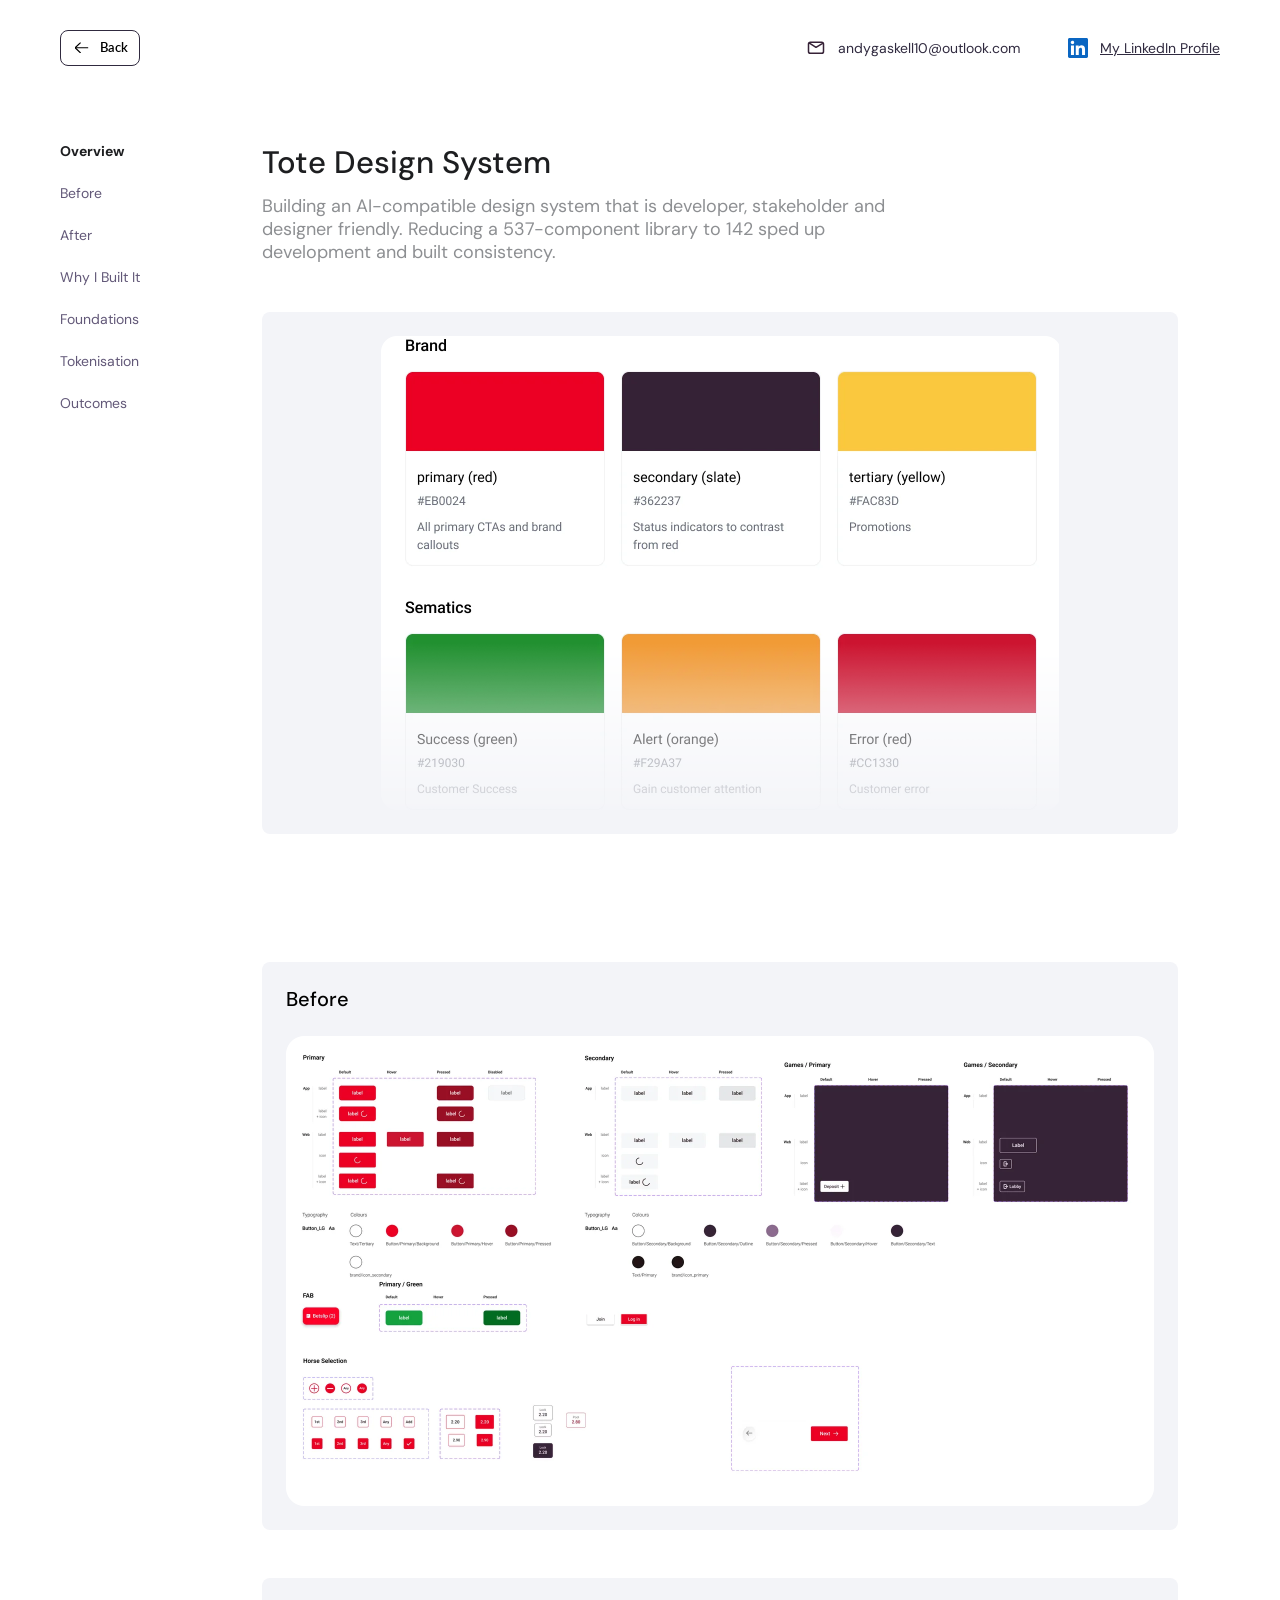
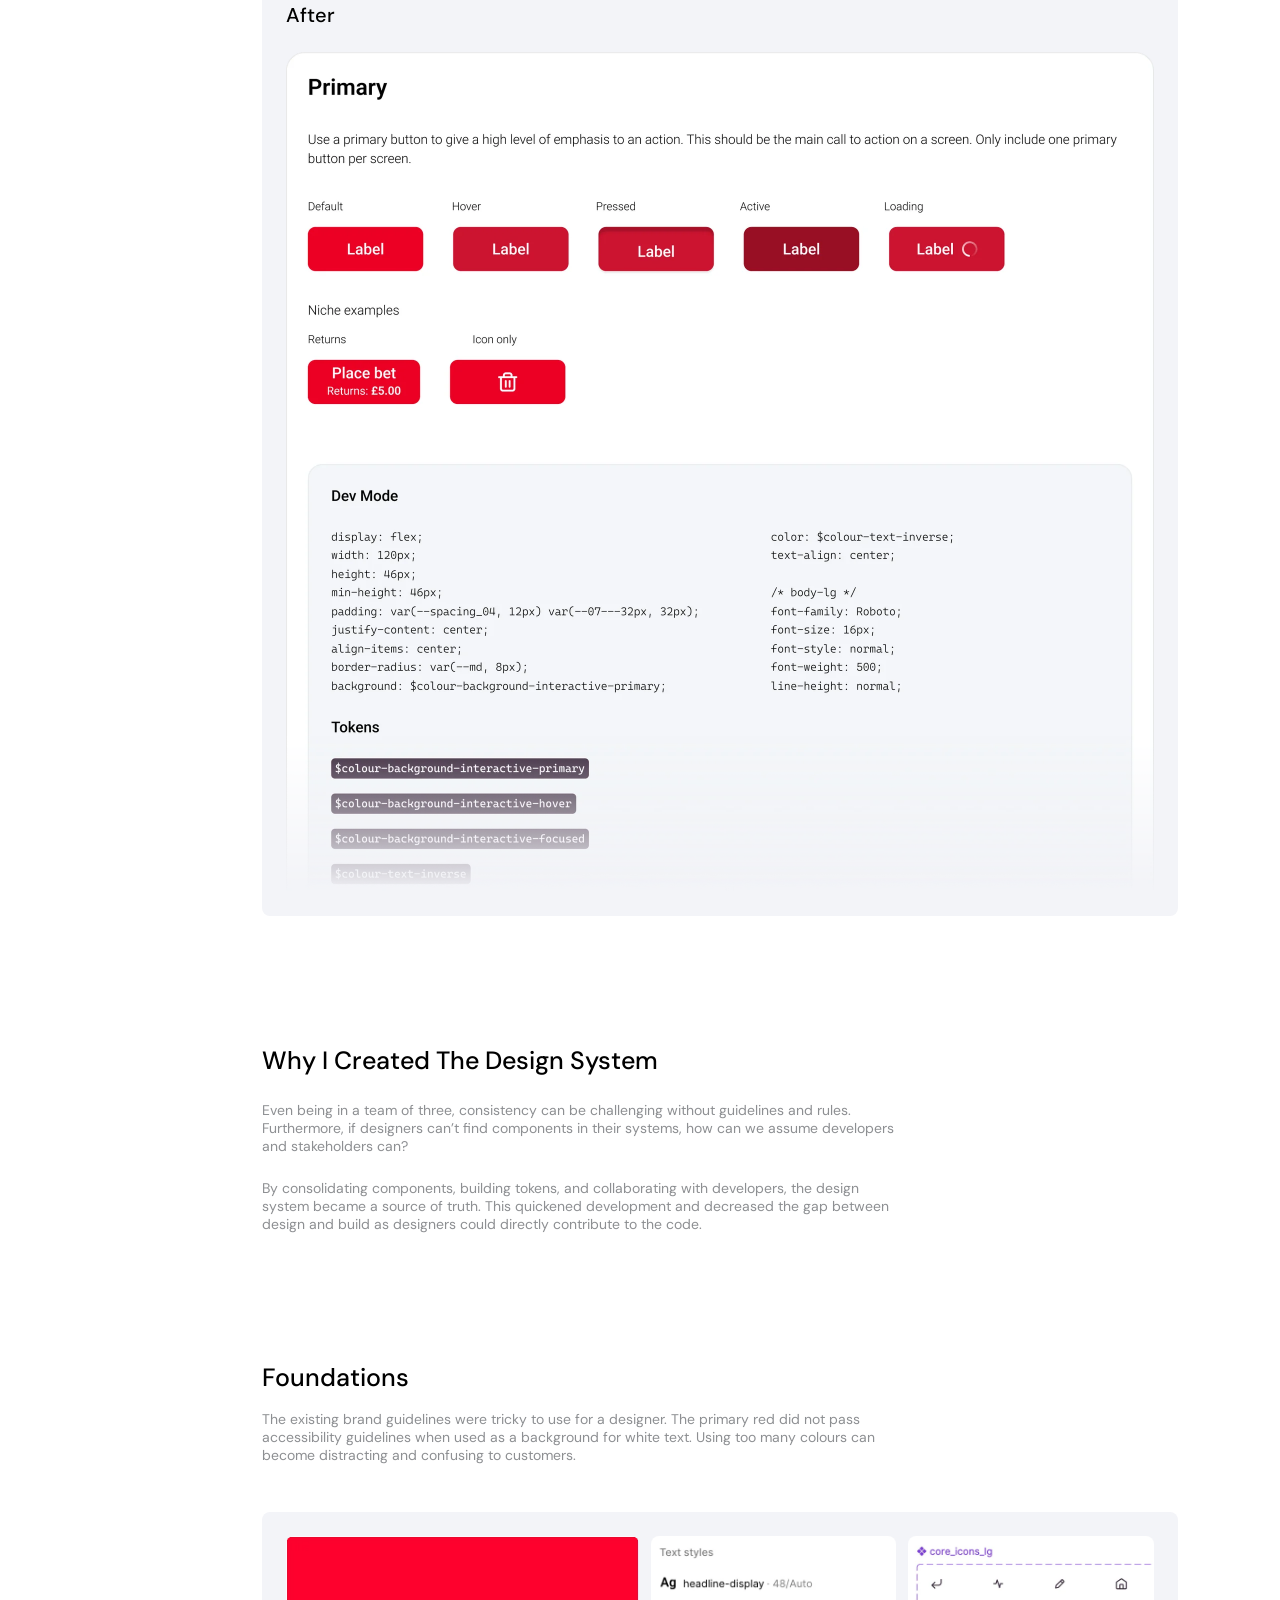
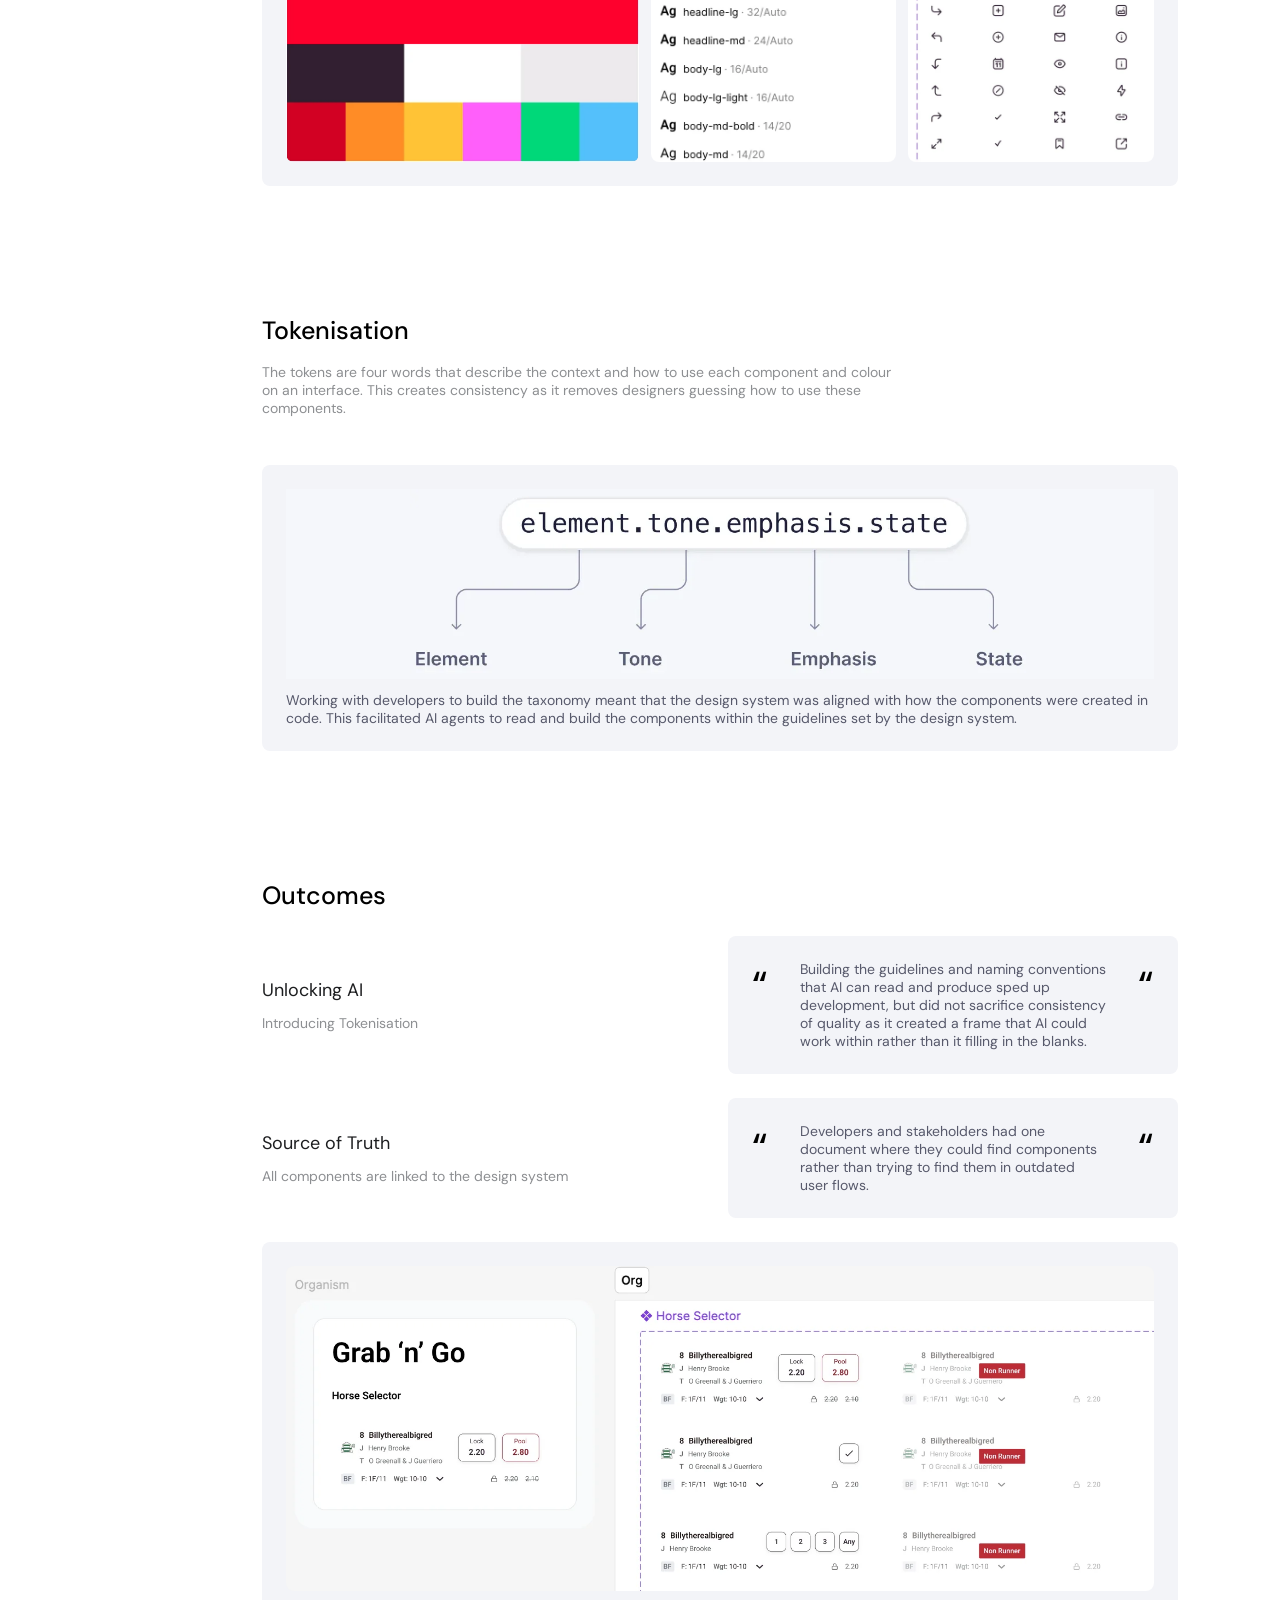
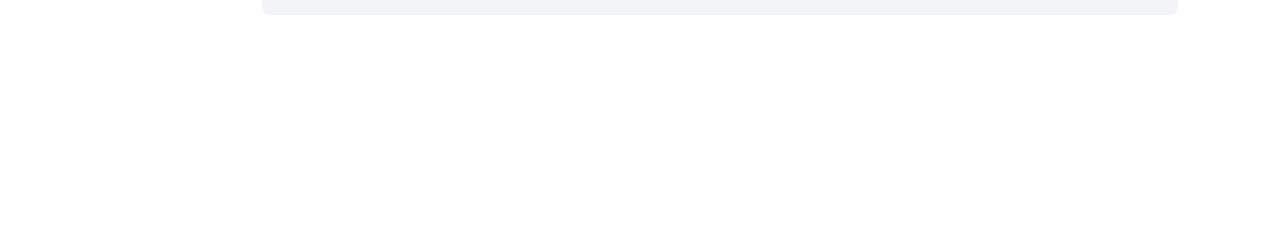
<file: tote-design-system.html>
<!DOCTYPE html>
<html lang="en">
<head>
  <meta charset="UTF-8" />
  <meta name="viewport" content="width=device-width, initial-scale=1.0" />
  <title>Tote Design System – Andrew Gaskell</title>
  <meta name="description" content="Case study: consolidating the Tote design system from 537 components to 142, with tokens that developers and AI agents can build from." />
  <link rel="preconnect" href="https://fonts.googleapis.com" />
  <link rel="preconnect" href="https://fonts.gstatic.com" crossorigin />
  <link
    href="https://fonts.googleapis.com/css2?family=DM+Sans:ital,opsz,wght@0,9..40,400;0,9..40,500;0,9..40,600;0,9..40,700;1,9..40,400&family=Lato:wght@400;700&display=swap"
    rel="stylesheet"
  />
  <link rel="stylesheet" href="tokens.css?v=2026-11-26d" />
  <link rel="stylesheet" href="site.css?v=2026-11-26d" />
  <link rel="stylesheet" href="case-study.css?v=2026-11-26d" />
  <script>
    if ('IntersectionObserver' in window) document.documentElement.classList.add('reveal-ready');
  </script>
  <style>
    .section--tight { gap: var(--space-05); }
    .stack-16 { display: flex; flex-direction: column; gap: var(--space-04); }
    .section > .stack-16 { align-self: stretch; }

    /* ---------- OVERVIEW ---------- */
    .tds-hero {
      display: flex;
      justify-content: center;
      width: 100%;
      padding: var(--space-05) 0;
    }

    .tds-hero img { width: 678px; max-width: calc(100% - 2 * var(--space-05)); height: auto; }

    /* ---------- BEFORE & AFTER ---------- */
    .before-after {
      display: flex;
      flex-direction: column;
      gap: var(--space-07);
      width: 100%;
    }

    .shot-panel {
      display: flex;
      flex-direction: column;
      gap: var(--space-05);
      width: 100%;
      padding: var(--space-05);
    }

    .shot-panel img { width: 100%; height: auto; }

    /* ---------- FOUNDATIONS ---------- */
    /* Three images share the 844px row in Figma's proportions, each at its own aspect ratio (~226px tall). */
    .foundations {
      display: flex;
      align-items: center;
      gap: var(--space-03);
      width: 100%;
      padding: var(--space-05);
    }

    .foundations > * {
      flex-basis: 0;
      min-width: 0;
      border-radius: var(--radius-md);
    }

    .foundations__palette { flex-grow: 352.65; height: auto; aspect-ratio: 757 / 485; object-fit: cover; }
    .foundations__icons { flex-grow: 245.68; height: auto; aspect-ratio: 548 / 504; object-fit: cover; }

    /* Figma crops the text styles image: 100.08% wide, 116.12% tall, anchored top. */
    .foundations__type {
      position: relative;
      flex-grow: 245.68;
      aspect-ratio: 466 / 428;
      overflow: hidden;
    }

    .foundations__type img {
      position: absolute;
      top: 0;
      left: -0.04%;
      width: 100.08%;
      max-width: none;
      height: 116.12%;
    }

    /* ---------- TOKENISATION ---------- */
    .tokens-panel {
      display: flex;
      flex-direction: column;
      align-items: center;
      gap: var(--space-03);
      width: 100%;
      padding: var(--space-05);
    }

    .tokens-panel__image {
      display: flex;
      justify-content: center;
      width: 100%;
      background: #f5f7fb;   /* Figma raw fill; matches the screenshot's own background */
    }

    /* Figma box is 620×190 with cover fill. */
    .tokens-panel__image img { width: 620px; max-width: 100%; height: auto; aspect-ratio: 620 / 190; object-fit: cover; }

    .tokens-panel p { align-self: stretch; }

    /* ---------- OUTCOMES ---------- */
    .outcome-shot {
      width: 100%;
      padding: var(--space-05);
    }

    .outcome-shot img {
      width: 100%;
      height: auto;
      border-radius: var(--radius-md);
    }

    /* ---------- RESPONSIVE ---------- */
    @media (max-width: 768px) {
      .foundations { flex-wrap: wrap; padding: var(--space-04); }
      .foundations__palette { flex: 1 1 100%; }
      .foundations__type, .foundations__icons { flex: 1 1 120px; }
      .shot-panel, .tokens-panel, .outcome-shot { padding: var(--space-04); }
    }
  </style>
</head>
<body>
  <a class="skip-link" href="#main">Skip to content</a>

  <header class="site-header site-header--case">
    <a class="btn-secondary" href="index.html">
      <span class="btn-secondary__icon"><img src="images/cs-icon-arrow-back.svg" width="11.2908" height="13.7502" alt="" /></span>
      Back
    </a>

    <ul class="site-contact" aria-label="Contact">
      <li>
        <a class="header-link" href="mailto:andygaskell10@outlook.com">
          <img class="header-link__icon" src="images/home-icon-mail.svg" width="20" height="20" alt="" />
          <span>andygaskell10@outlook.com</span>
        </a>
      </li>
      <li>
        <a
          class="header-link header-link--underline"
          href="https://www.linkedin.com/in/andrew-gaskell-4092a5191/"
          target="_blank"
          rel="noopener"
          aria-label="My LinkedIn Profile (opens in a new tab)"
        >
          <img class="header-link__icon" src="images/home-icon-linkedin.svg" width="20" height="20" alt="" />
          <span>My LinkedIn Profile</span>
        </a>
      </li>
    </ul>
  </header>

  <div class="cs">
    <nav class="side-nav" aria-label="Case study sections" data-scrollspy>
      <ul>
        <li><a href="#overview">Overview</a></li>
        <li><a href="#before">Before</a></li>
        <li><a href="#after">After</a></li>
        <li><a href="#why">Why I Built It</a></li>
        <li><a href="#foundations">Foundations</a></li>
        <li><a href="#tokenisation">Tokenisation</a></li>
        <li><a href="#outcomes">Outcomes</a></li>
      </ul>
    </nav>

    <main id="main" class="cs-main">
      <!-- OVERVIEW -->
      <section id="overview" class="section" aria-labelledby="cs-title" data-reveal>
        <div class="overview__header">
          <h1 id="cs-title" class="overview__title">Tote Design System</h1>
          <p class="t-18 muted w-660">Building an AI-compatible design system that is developer, stakeholder and designer friendly. Reducing a 537-component library to 142 sped up development and built consistency.</p>
        </div>
        <div class="tds-hero panel">
          <img src="images/tds-hero.webp" width="678" height="474" alt="Brand and semantic colour cards: primary red #EB0024, secondary slate #362237, tertiary yellow #FAC83D, success green #219030, alert orange #F29A37 and error red #CC1330" />
        </div>
      </section>

      <!-- BEFORE & AFTER -->
      <div class="before-after">
        <section id="before" class="shot-panel panel" aria-labelledby="before-title" data-reveal>
          <h2 id="before-title" class="h-sub">Before</h2>
          <img src="images/tds-before.webp" width="868" height="470" loading="lazy" alt="The original button components: primary, secondary and games buttons spread across loosely grouped frames with no shared structure" />
        </section>
        <section id="after" class="shot-panel panel" aria-labelledby="after-title" data-reveal>
          <h2 id="after-title" class="h-sub">After</h2>
          <img src="images/tds-after.webp" width="868" height="840" loading="lazy" alt="The rebuilt primary button documentation: usage guidance, default, hover, pressed, active and loading states, a dev mode CSS panel and the tokens it uses" />
        </section>
      </div>

      <!-- WHY -->
      <section id="why" class="section section--tight" aria-labelledby="why-title" data-reveal>
        <h2 id="why-title" class="h-section">Why I Created The Design System</h2>
        <p class="t-14 muted w-636">Even being in a team of three, consistency can be challenging without guidelines and rules. Furthermore, if designers can’t find components in their systems, how can we assume developers and stakeholders can?</p>
        <p class="t-14 muted w-636">By consolidating components, building tokens, and collaborating with developers, the design system became a source of truth. This quickened development and decreased the gap between design and build as designers could directly contribute to the code.</p>
      </section>

      <!-- FOUNDATIONS -->
      <section id="foundations" class="section" aria-labelledby="foundations-title" data-reveal>
        <div class="stack-16">
          <h2 id="foundations-title" class="h-section">Foundations</h2>
          <p class="t-14 muted w-636">The existing brand guidelines were tricky to use for a designer. The primary red did not pass accessibility guidelines when used as a background for white text. Using too many colours can become distracting and confusing to customers.</p>
        </div>
        <div class="foundations panel">
          <img class="foundations__palette" src="images/tds-colour-palette.webp" width="757" height="485" loading="lazy" alt="Colour palette: a large primary red, dark slate, white and light grey, with a row of red, orange, yellow, pink, green and blue accents" />
          <div class="foundations__type">
            <img src="images/tds-text-styles.webp" width="518" height="552" loading="lazy" alt="Text styles from headline-display 48 down to body-md-light 14/20" />
          </div>
          <img class="foundations__icons" src="images/tds-iconography.webp" width="548" height="504" loading="lazy" alt="The core_icons_lg icon set, including arrows, edit, mail, visibility and share icons" />
        </div>
      </section>

      <!-- TOKENISATION -->
      <section id="tokenisation" class="section" aria-labelledby="tokenisation-title" data-reveal>
        <div class="stack-16">
          <h2 id="tokenisation-title" class="h-section">Tokenisation</h2>
          <p class="t-14 muted w-636">The tokens are four words that describe the context and how to use each component and colour on an interface. This creates consistency as it removes designers guessing how to use these components.</p>
        </div>
        <div class="tokens-panel panel">
          <div class="tokens-panel__image">
            <img src="images/tds-tokenisation.webp" width="620" height="190" loading="lazy" alt="Token naming structure: element.tone.emphasis.state, with each part labelled Element, Tone, Emphasis and State" />
          </div>
          <p class="t-14 text-600">Working with developers to build the taxonomy meant that the design system was aligned with how the components were created in code. This facilitated AI agents to read and build the components within the guidelines set by the design system.</p>
        </div>
      </section>

      <!-- OUTCOMES -->
      <section id="outcomes" class="section section--tight" aria-labelledby="outcomes-title" data-reveal>
        <h2 id="outcomes-title" class="h-section">Outcomes</h2>
        <div class="decisions">
          <div class="reflection">
            <div class="reflection__title stack-12">
              <h3 class="t-18 nowrap">Unlocking AI</h3>
              <p class="t-14 muted">Introducing Tokenisation</p>
            </div>
            <blockquote class="reflection__quote panel">
              <span class="reflection__mark" aria-hidden="true">“</span>
              <p class="t-14 text-600">Building the guidelines and naming conventions that AI can read and produce sped up development, but did not sacrifice consistency of quality as it created a frame that AI could work within rather than it filling in the blanks.</p>
              <span class="reflection__mark" aria-hidden="true">“</span>
            </blockquote>
          </div>
          <div class="reflection">
            <div class="reflection__title stack-12">
              <h3 class="t-18 nowrap">Source of Truth</h3>
              <p class="t-14 muted">All components are linked to the design system</p>
            </div>
            <blockquote class="reflection__quote panel">
              <span class="reflection__mark" aria-hidden="true">“</span>
              <p class="t-14 text-600">Developers and stakeholders had one document where they could find components rather than trying to find them in outdated user flows.</p>
              <span class="reflection__mark" aria-hidden="true">“</span>
            </blockquote>
          </div>
        </div>
        <div class="outcome-shot panel">
          <img src="images/tds-outcome.webp" width="868" height="325" loading="lazy" alt="A Grab ’n’ Go organism and the Horse Selector component it is built from, with lock and pool price variants" />
        </div>
      </section>
    </main>
  </div>

  <script src="site.js?v=2026-11-26d"></script>
</body>
</html>
</file>
<file: tokens.css>
/*
 * ============================================================
 *  Tote Design System — Colour Tokens
 *  Source: Lock-In-Your-Price DS (Figma)
 *  https://www.figma.com/design/8CJ8MDZICH0YP7s2HrSjnl/
 *
 *  Structure
 *  ─────────────────────────────────────────────────────────
 *  1. Primitives   — raw colour ramps, no semantic meaning
 *  2. Tokens       — purpose-driven aliases to primitives
 * ============================================================
 */

/* ============================================================
   1. PRIMITIVES
   Grouped by palette. Use these only inside token definitions
   or when there is genuinely no semantic token available.
   ============================================================ */

:root {

  /* ── Primary (Red) ── */
  --color-primary-200: #fff4f6;
  --color-primary-400: #ffc7cf;
  --color-primary-500: #eb0024;
  --color-primary-600: #cc1430;
  --color-primary-800: #990f24;

  /* ── Green ── */
  --color-green-200: #f2faf6;
  --color-green-400: #c2f5d1;
  --color-green-500: #16d74f;
  --color-green-600: #14a23e;
  --color-green-800: #026b21;

  /* ── Orange ── */
  --color-orange-200: #fffaf4;
  --color-orange-400: #ffe7cd;
  --color-orange-500: #f19a38;
  --color-orange-600: #cf7b06;
  --color-orange-800: #9c5a0f;

  /* ── Grey ── */
  --color-grey-000: #ffffff;
  --color-grey-200: #f9fafc;
  --color-grey-300: #f4f5f7;
  --color-grey-400: #e5e7e9;
  --color-grey-500: #d1d1d6;
  --color-grey-600: #c4c4c4;
  --color-grey-800: #626567;
  --color-grey-900: #221414;

  /* ── Slate (Brand) ── */
  --color-slate-200: #fef8ff;
  --color-slate-400: #ead7ec;
  --color-slate-500: #c7a8c9;
  --color-slate-600: #8c6a8f;
  --color-slate-800: #372337;

}


/* ============================================================
   2. SEMANTIC TOKENS
   Convey intent rather than colour. Always prefer these over
   raw primitives in component and page styles.
   ============================================================ */

:root {

  /* ── Surface ── */
  --surface-primary:     var(--color-grey-000);     /* #ffffff — page / card background */
  --surface-raised:      var(--color-grey-200);     /* #f9fafc — slightly elevated surface */
  --surface-subtle:      var(--color-grey-300);     /* #f4f5f7 — input / row background */
  --surface-overlay:     var(--color-grey-400);     /* #e5e7e9 — dividers, chip bg */

  /* ── Text ── */
  --text-primary:        var(--color-grey-900);     /* #221414 — headings, body copy */
  --text-secondary:      var(--color-grey-800);     /* #626567 — supporting text */
  --text-disabled:       var(--color-grey-600);     /* #c4c4c4 — placeholder / disabled */
  --text-inverse:        var(--color-grey-000);     /* #ffffff — text on dark backgrounds */

  /* ── Brand ── */
  --brand-default:       var(--color-primary-500);  /* #eb0024 — primary action, CTA */
  --brand-hover:         var(--color-primary-600);  /* #cc1430 — hover state */
  --brand-active:        var(--color-primary-800);  /* #990f24 — pressed / active state */
  --brand-tint:          var(--color-primary-200);  /* #fff4f6 — light brand tint bg */
  --brand-subtle:        var(--color-primary-400);  /* #ffc7cf — chip / badge bg */

  /* ── Interactive / Links ── */
  --interactive-default: var(--color-primary-500);
  --interactive-hover:   var(--color-primary-600);
  --interactive-active:  var(--color-primary-800);
  --interactive-focus:   var(--color-primary-500);  /* use as outline / ring colour */

  /* ── Feedback — Success ── */
  --feedback-success:          var(--color-green-500);   /* #16d74f — success indicator */
  --feedback-success-emphasis: var(--color-green-600);   /* #14a23e — accessible dark green */
  --feedback-success-dark:     var(--color-green-800);   /* #026b21 — dark success */
  --feedback-success-tint:     var(--color-green-200);   /* #f2faf6 — success bg */
  --feedback-success-subtle:   var(--color-green-400);   /* #c2f5d1 — success chip / badge */

  /* ── Feedback — Warning ── */
  --feedback-warning:          var(--color-orange-500);  /* #f19a38 — warning / alert icon */
  --feedback-warning-emphasis: var(--color-orange-600);  /* #cf7b06 — accessible dark orange */
  --feedback-warning-dark:     var(--color-orange-800);  /* #9c5a0f — dark warning */
  --feedback-warning-tint:     var(--color-orange-200);  /* #fffaf4 — warning bg */
  --feedback-warning-subtle:   var(--color-orange-400);  /* #ffe7cd — warning chip / badge */

  /* ── Border / Divider ── */
  --border-default:      var(--color-grey-400);     /* #e5e7e9 — standard border */
  --border-strong:       var(--color-grey-500);     /* #d1d1d6 — stronger border */
  --border-subtle:       var(--color-grey-300);     /* #f4f5f7 — very light divider */

  /* ── Brand Accent (Slate) ── */
  --accent-default:      var(--color-slate-600);    /* #8c6a8f — brand purple accent */
  --accent-dark:         var(--color-slate-800);    /* #372337 — dark accent */
  --accent-mid:          var(--color-slate-500);    /* #c7a8c9 — mid accent */
  --accent-subtle:       var(--color-slate-400);    /* #ead7ec — light accent chip */
  --accent-tint:         var(--color-slate-200);    /* #fef8ff — accent background tint */

}

/* ============================================================
   3. PORTFOLIO TOKENS
   Source: Andrew Gaskell Portfolio (Figma)
   https://www.figma.com/design/G60YVGNIV7HhDrotTl51dK/
   This file uses its own Aubergine / Neutral palette, so it
   lives apart from the Tote ramps above rather than renaming them.
   ============================================================ */

:root {

  /* ── Primitives — Aubergine ── */
  --color-aubergine-500: #625878;   /* Figma: Primary (aubergine)/500 */
  --color-aubergine-800: #302a3f;   /* Figma: Primary (aubergine)/800 */

  /* ── Primitives — Neutral ── */
  --color-neutral-000:  #ffffff;    /* Figma: Grey/00, surface/primary */
  --color-neutral-100:  #f3f4f8;    /* Figma: Grey/100 */
  --color-neutral-300:  #d2d4d8;    /* Figma: Grey/300 */
  --color-neutral-400:  #c7c7d0;    /* Figma: chip border (raw value) */
  --color-neutral-500:  #8d8f92;    /* Figma: Grey/500, teritary */
  --color-neutral-600:  #57596b;    /* Figma: Multiples body copy (raw value) */
  --color-neutral-900:  #1d1e20;    /* Figma: primary */
  --color-neutral-1000: #000000;    /* Figma: black headings */

  /* ── Primitives — Success ── */
  --color-success-portfolio: #3f8f6b; /* Figma: Semantic/success */

  /* ── Primitives — Error / Accent (case study pages) ── */
  --color-error-portfolio: #c9483f;   /* Figma: Semantic/error */
  --color-accent-800:      #b5523a;   /* Figma: Accent/800 — Pain Point tag */
  --color-accent-100:      #f2d7b6;   /* Figma: Accent/100 — Business Requirement tag */
  --color-neutral-050:     #f9fafb;   /* Figma: Grey/50 — caption background */

  /* ── Semantic ── */
  --pf-surface:          var(--color-neutral-000);
  --pf-surface-muted:    var(--color-neutral-100);
  --pf-text-strong:      var(--color-neutral-1000);
  --pf-text-primary:     var(--color-neutral-900);
  --pf-text-brand:       var(--color-aubergine-800);
  --pf-text-accent:      var(--color-aubergine-500);
  --pf-text-tertiary:    var(--color-neutral-500);
  --pf-text-chip:        var(--color-grey-800);      /* Figma buttons/secondary/text #626567 — exact reuse */
  --pf-text-positive:    var(--color-success-portfolio);
  --pf-text-negative:    var(--color-error-portfolio);
  --pf-text-secondary:   var(--color-aubergine-500);   /* Figma: secondary #625878 */
  --pf-surface-caption:  var(--color-neutral-050);
  --pf-tag-pain:         var(--color-accent-800);
  --pf-tag-business:     var(--color-accent-100);
  --pf-border-divider:   var(--color-neutral-300);
  --pf-border-chip:      var(--color-neutral-400);
  --pf-action-primary:   var(--color-aubergine-800);
  --pf-action-hover:     var(--color-aubergine-500);

  /* ── Spacing (Figma 01–11) ── */
  --space-01: 4px;
  --space-02: 8px;
  --space-03: 12px;
  --space-04: 16px;
  --space-05: 24px;
  --space-06: 32px;
  --space-07: 48px;
  --space-08: 64px;
  --space-09: 96px;
  --space-11: 160px;

  /* ── Radius ── */
  --radius-md: 8px;

  /* ── Type (Figma text styles, DM Sans, line-height normal) ── */
  --font-sans:            "DM Sans", system-ui, -apple-system, "Segoe UI", sans-serif;
  --font-ui:              "Lato", system-ui, -apple-system, "Segoe UI", sans-serif;
  --font-size-display:    61px;  /* Display — SemiBold */
  --font-size-h1:         49px;  /* H1 — SemiBold */
  --font-size-h2:         39px;  /* H2 — Medium */
  --font-size-h3:         31px;  /* H3 — Medium */
  --font-size-h4:         25px;  /* H4 — Medium */
  --font-size-body-lg:    20px;  /* body_large — Medium */
  --font-size-body:       18px;  /* body — Regular */
  --font-size-body-sm:    14px;  /* body_small / body_small_emphasis */
  --font-size-label:      13px;  /* label — Medium */
}
</file>
<file: site.css>
/*
 * Shared styles for the redesigned portfolio pages.
 * Load after tokens.css. Page-specific styles stay inline in each page.
 */

*,
*::before,
*::after {
  box-sizing: border-box;
  margin: 0;
  padding: 0;
}

html {
  scroll-behavior: smooth;
}

@media (prefers-reduced-motion: reduce) {
  html { scroll-behavior: auto; }
}

body {
  font-family: var(--font-sans);
  font-optical-sizing: none;
  font-variation-settings: "opsz" 14;
  line-height: normal;
  color: var(--pf-text-primary);
  background: var(--pf-surface);
  -webkit-font-smoothing: antialiased;
  -moz-osx-font-smoothing: grayscale;
}

img {
  display: block;
  max-width: 100%;
}

a {
  color: inherit;
}

:focus-visible {
  outline: 2px solid var(--pf-action-primary);
  outline-offset: 3px;
  border-radius: 4px;
}

.skip-link {
  position: absolute;
  left: var(--space-04);
  top: -100px;
  z-index: 200;
  padding: var(--space-02) var(--space-03);
  background: var(--pf-action-primary);
  color: var(--pf-surface);
  border-radius: var(--radius-md);
  font-size: var(--font-size-body-sm);
}

.skip-link:focus {
  top: var(--space-04);
}

/* ---------- HEADER ---------- */
.site-header {
  position: sticky;
  top: 0;
  z-index: 100;
  display: flex;
  align-items: center;
  justify-content: space-between;
  gap: var(--space-05) var(--space-07);
  flex-wrap: wrap;
  min-height: 83px;
  /* 60px at 1440; beyond that it lines up with the centred 1320px content. */
  padding: 36px max(60px, calc((100% - 1320px) / 2)) var(--space-05);
  background: var(--pf-surface) url("images/home-header-bg.png") center / cover no-repeat;
  transition: box-shadow 0.2s ease;
}

.site-header--scrolled {
  box-shadow: 0 1px 0 var(--pf-border-divider);
}

.site-nav,
.site-contact {
  display: flex;
  align-items: center;
  flex-wrap: wrap;
  gap: var(--space-03) var(--space-07);
  list-style: none;
}

.site-nav li,
.site-contact li {
  display: flex;
}

.header-link {
  display: inline-flex;
  align-items: center;
  gap: var(--space-03);
  font-size: var(--font-size-body-sm);
  text-decoration: none;
  white-space: nowrap;
}

.site-nav .header-link {
  color: var(--pf-text-strong);
}

.site-contact .header-link {
  color: var(--pf-text-brand);
}

.header-link__icon {
  flex: none;
  width: 20px;
  height: 20px;
}

.header-link:hover span,
.header-link--underline span {
  text-decoration: underline;
}

[id] {
  scroll-margin-top: 110px;
}

.chips {
  display: flex;
  flex-wrap: wrap;
  align-items: center;
  gap: var(--space-03);
  list-style: none;
}

.chip {
  display: inline-flex;
  align-items: center;
  height: 32px;
  padding: 6px var(--space-03);
  background: var(--pf-surface);
  border: 0.6px solid var(--pf-border-chip);
  border-radius: var(--radius-md);
  font-family: var(--font-ui);
  font-size: var(--font-size-body-sm);
  font-weight: 500;
  line-height: 20px;
  color: var(--pf-text-chip);
  white-space: nowrap;
}

/* Figma lets the 3-metric row run 13px past the 506px column; nowrap keeps that. */
.metrics {
  display: flex;
  flex-wrap: nowrap;
  gap: var(--space-05) var(--space-07);
  width: 100%;
  padding: var(--space-05) 0;
  border-top: 1px solid var(--pf-border-divider);
  border-bottom: 1px solid var(--pf-border-divider);
  font-weight: 500;
}

.metric {
  display: flex;
  flex: none;
  flex-direction: column;
  gap: var(--space-03);
}

.metric__value {
  font-size: var(--font-size-h3);
  color: var(--pf-text-positive);
  white-space: nowrap;
}

.metric__label {
  font-size: var(--font-size-label);
  white-space: nowrap;
  color: var(--pf-text-tertiary);
}

.metric--fixed .metric__label {
  width: 140px;
  white-space: normal;
}

.btn {
  display: inline-flex;
  align-items: center;
  justify-content: center;
  gap: var(--space-02);
  padding: var(--space-02) var(--space-03);
  background: var(--pf-action-primary);
  border-radius: var(--radius-md);
  font-family: var(--font-ui);
  font-size: var(--font-size-label);
  font-weight: 600;
  line-height: 1.34;
  letter-spacing: -0.065px;
  color: var(--pf-surface);
  text-decoration: none;
  white-space: nowrap;
  transition: background-color 0.15s ease;
}

.btn:hover {
  background: var(--pf-action-hover);
}

.btn__icon {
  display: flex;
  align-items: center;
  justify-content: center;
  flex: none;
  width: 20px;
  height: 20px;
}

.btn__icon img {
  flex: none;
  transform: rotate(-90deg);
}

/* ---------- SCROLL REVEAL ---------- */
/* Only hides content once JS has confirmed it can reveal it again. */
.reveal-ready [data-reveal] {
  opacity: 0;
  transform: translateY(32px);
  transition:
    opacity 0.7s cubic-bezier(0.22, 1, 0.36, 1),
    transform 0.7s cubic-bezier(0.22, 1, 0.36, 1);
  transition-delay: var(--reveal-delay, 0s);
  will-change: opacity, transform;
}

.reveal-ready [data-reveal].is-revealed {
  opacity: 1;
  transform: none;
}

@media (prefers-reduced-motion: reduce) {
  .reveal-ready [data-reveal] {
    opacity: 1;
    transform: none;
    transition: none;
  }
}

/* ---------- RESPONSIVE (shared) ---------- */
@media (max-width: 768px) {
.site-header {
  position: static;
  padding: var(--space-05) 20px;
}

.site-nav,
.site-contact {
  gap: var(--space-03) var(--space-05);
}

.metrics { flex-wrap: wrap; }

.metric__value { font-size: 26px; }

.metric { flex: 0 1 auto; }
.metric__label { white-space: normal; }
.metric--fixed .metric__label { width: auto; }

}

@media (max-width: 420px) {
  .chip { white-space: normal; height: auto; min-height: 32px; }
  .btn { white-space: normal; text-align: left; }
}
</file>
<file: case-study.css>
/*
 * Case study pages: shared layout and components.
 * Source: Andrew Gaskell Portfolio (Figma), case study frames.
 * Loaded after tokens.css and site.css; page-only styles stay inline in each page.
 */

/* ---------- HEADER (case study variant) ---------- */
/* Back button and contact links both centre on y=47.5 in the 83px bar, as in Figma. */
.site-header--case {
  height: 83px;
  min-height: 0;
  padding-top: 12px;
  padding-bottom: 0;
}

.btn-secondary {
  display: inline-flex;
  align-items: center;
  justify-content: center;
  gap: var(--space-02);
  /* Figma strokes sit inside the 80×36 box, so padding gives up the 1px border. */
  padding: 7px 11px;
  background: var(--pf-surface);
  border: 1px solid var(--pf-action-primary);
  border-radius: var(--radius-md);
  font-family: var(--font-ui);
  font-size: var(--font-size-label);
  font-weight: 600;
  line-height: 1.34;
  letter-spacing: -0.065px;
  color: var(--pf-text-strong);
  text-decoration: none;
  white-space: nowrap;
  transition: background-color 0.15s ease;
}

.btn-secondary:hover {
  background: var(--pf-surface-muted);
}

.btn-secondary__icon {
  display: flex;
  align-items: center;
  justify-content: center;
  width: 20px;
  height: 20px;
}

.btn-secondary__icon img {
  flex: none;
  transform: rotate(90deg);
}

/* ---------- LAYOUT ---------- */
.cs {
  /* Left edge of the content column; carousels use it to bleed to the right edge of the screen. */
  --col-left: calc(262px + max(0px, (100vw - 1440px) / 2));
  display: grid;
  grid-template-columns: 262px minmax(0, 916px) 1fr;
  max-width: 1440px;
  margin: 0 auto;
  overflow-x: clip;
}

.side-nav {
  position: sticky;
  top: 83px;
  align-self: start;
  padding: 59px 0 var(--space-05) 60px;
}

.side-nav ul {
  display: flex;
  flex-direction: column;
  gap: var(--space-05);
  list-style: none;
}

.side-nav a {
  display: block;
  font-size: var(--font-size-body-sm);
  line-height: 18px;
  color: var(--pf-text-secondary);
  text-decoration: none;
}

.side-nav a:hover {
  text-decoration: underline;
}

.side-nav a[aria-current="true"] {
  font-weight: 700;
  color: var(--pf-text-primary);
}

.cs-main {
  display: flex;
  flex-direction: column;
  gap: 128px;
  min-width: 0;
  padding: 60px 0 237px;
}

.cs-main [id] {
  scroll-margin-top: 110px;
}

.section {
  display: flex;
  flex-direction: column;
  align-items: flex-start;
  gap: var(--space-07);
}

/* ---------- TYPE ---------- */
/* Explicit line heights match Figma's per-line heights for multi-line text. */
.t-13 { font-size: var(--font-size-label); line-height: 17px; }
.t-14 { font-size: var(--font-size-body-sm); line-height: 18px; }
.t-18 { font-size: var(--font-size-body); line-height: 23px; }

.h-section {
  font-size: var(--font-size-h4);
  font-weight: 500;
  line-height: 33px;
  color: var(--pf-text-strong);
}

.h-sub {
  font-size: var(--font-size-body-lg);
  font-weight: 500;
  line-height: 26px;
  color: var(--pf-text-strong);
}

.h-sub--primary { color: var(--pf-text-primary); }

.muted { color: var(--pf-text-tertiary); }
.secondary { color: var(--pf-text-secondary); }
.strong { color: var(--pf-text-strong); }
.bold { font-weight: 700; }
.w-636 { width: 636px; max-width: 100%; }
.w-660 { width: 660px; max-width: 100%; }

.panel {
  background: var(--pf-surface-muted);
  border-radius: var(--radius-md);
}

.stack-12 { display: flex; flex-direction: column; gap: var(--space-03); }
.section > .stack-12 { align-self: stretch; }

/* Chips on case study pages use DM Sans Medium 13 (homepage chips use Lato 14). */
.chip--label {
  font-family: var(--font-sans);
  font-size: var(--font-size-label);
  line-height: 17px;
  flex: none;
}

/* ---------- METRICS ---------- */
.metric-row {
  display: flex;
  gap: var(--space-07);
  width: 100%;
  font-weight: 500;
}

.metric-row--ruled {
  padding: var(--space-05) 0;
  border-top: 1px solid var(--pf-border-divider);
  border-bottom: 1px solid var(--pf-border-divider);
}

.metric-row .metric__value { line-height: 40px; }
.metric-row .metric__label { line-height: 17px; }
.metric-row .metric--fixed .metric__label { width: 140px; }

.metric__value--neutral { color: var(--pf-text-primary); }
.metric__value--negative { color: var(--pf-text-negative); }
.metric__value .muted { color: var(--pf-text-tertiary); }

/* ---------- OVERVIEW ---------- */
.overview__header {
  display: flex;
  flex-direction: column;
  gap: var(--space-03);
  width: 848px;
  max-width: 100%;
}

.overview__title {
  font-size: var(--font-size-h3);
  font-weight: 500;
  line-height: 40px;
  color: var(--pf-text-primary);
}

/* ---------- PROBLEM ---------- */
.problem-list {
  display: flex;
  flex-direction: column;
  gap: var(--space-04);
  width: 100%;
  padding-left: 27px;
  color: var(--pf-text-secondary);
}

.stack-8 { display: flex; flex-direction: column; gap: var(--space-02); }

/* ---------- CAROUSELS ---------- */
.carousel-head {
  display: flex;
  align-items: flex-start;
  justify-content: space-between;
  gap: var(--space-05);
  width: 100%;
}

.carousel-head--center { align-items: center; }

.carousel-controls {
  display: flex;
  flex: none;
  gap: var(--space-03);
}

.icon-btn {
  display: inline-flex;
  align-items: center;
  justify-content: center;
  width: 44px;
  height: 36px;
  padding: var(--space-02) var(--space-03);
  background: var(--pf-surface);
  border: 1px solid var(--pf-action-primary);
  border-radius: var(--radius-md);
  cursor: pointer;
  transition: background-color 0.15s ease;
}

.icon-btn:hover:not(:disabled) { background: var(--pf-surface-muted); }

.icon-btn:disabled {
  border-color: var(--pf-border-divider);
  cursor: default;
}

/* Each button carries the enabled (dark) and disabled (grey) chevrons from Figma; flipped for direction. */
.icon-btn img { width: 20px; height: 20px; }
.icon-btn .is-off { display: none; }
.icon-btn:disabled .is-on { display: none; }
.icon-btn:disabled .is-off { display: block; }
.icon-btn--prev .is-on,
.icon-btn--next .is-off { transform: scaleX(-1); }

.carousel {
  display: flex;
  align-items: flex-start;
  gap: var(--space-04);
  width: calc(100vw - var(--col-left));
  overflow-x: auto;
  overscroll-behavior-x: contain;
  scroll-padding-left: 0;
  scrollbar-width: none;
}

.carousel::-webkit-scrollbar { display: none; }

.carousel:focus-visible {
  outline-offset: 4px;
}

.carousel > * { flex: none; }

/* Trailing space so the last panel ends 60px from the screen edge (16px gap + 44px). */
.carousel::after {
  content: "";
  flex: none;
  width: 44px;
}

.caption {
  padding: var(--space-03);
  background: var(--pf-surface-caption);
  border-radius: var(--radius-md);
  font-weight: 500;
  color: var(--pf-text-secondary);
}

.learnings {
  display: flex;
  align-items: stretch;
  gap: var(--space-06);
  list-style: none;
}

.learning {
  display: flex;
  flex-direction: column;
  gap: var(--space-03);
  padding: var(--space-04);
  background: var(--pf-surface);
  border-radius: var(--radius-md);
  color: var(--pf-text-primary);
}


.learning__title {
  display: flex;
  align-items: center;
  gap: var(--space-02);
  font-weight: 700;
  white-space: nowrap;
}


.learning__title img { flex: none; width: 20px; height: 20px; }

.learning ul {
  display: flex;
  flex-direction: column;
  gap: var(--space-03);
  padding-left: 21px;
}

/* ---------- REFLECTIONS ---------- */
.reflections {
  display: flex;
  flex-direction: column;
  gap: var(--space-07);
  width: 100%;
}

.reflection {
  display: flex;
  align-items: center;
  gap: var(--space-08);
}

.reflection__title,
.reflection__quote {
  flex: 1 1 0;
  min-width: 0;
}

.reflection__title .h-sub { white-space: nowrap; }

.reflection__quote {
  display: flex;
  gap: var(--space-06);
  padding: var(--space-05);
}

.reflection__mark {
  flex: none;
  width: 16px;
  font-size: var(--font-size-h2);
  font-weight: 500;
  line-height: 51px;
  color: var(--pf-text-strong);
}

.reflection__quote p {
  flex: 1 1 0;
  min-width: 0;
  color: var(--pf-text-primary);
}
/* ---------- RESPONSIVE ---------- */
@media (max-width: 1100px) {
  .cs {
    --col-left: 40px;
    grid-template-columns: minmax(0, 1fr);
    padding: 0 40px;
  }

  .side-nav {
    top: 83px;
    z-index: 50;
    margin: 0 -40px;
    padding: var(--space-03) 40px;
    background: var(--pf-surface);
    border-bottom: 1px solid var(--pf-border-divider);
    overflow-x: auto;
    scrollbar-width: none;
  }

  .side-nav::-webkit-scrollbar { display: none; }

  .side-nav ul {
    flex-direction: row;
    gap: var(--space-05);
    width: max-content;
  }

  .side-nav a { white-space: nowrap; }
  .side-nav br { display: none; }

  .cs-main {
    padding: var(--space-07) 0 var(--space-11);
    gap: var(--space-09);
  }

  .cs-main [id] { scroll-margin-top: 140px; }

  .carousel::after { width: 24px; }
}

@media (max-width: 900px) {
  .reflection {
    flex-direction: column;
    align-items: stretch;
    gap: var(--space-05);
  }

  .reflection__title .h-sub { white-space: normal; }

  .learnings { flex-wrap: wrap; }
  .learning { flex: 1 1 220px; width: auto; }
  .learning ul { width: 100%; }

  .metric-row { flex-wrap: wrap; gap: var(--space-05) var(--space-07); }
}

@media (max-width: 768px) {
  .site-header--case {
    height: auto;
    padding: var(--space-05) 20px;
  }

  .cs {
    --col-left: 20px;
    padding: 0 20px;
  }

  .side-nav {
    top: 0;
    margin: 0 -20px;
    padding: var(--space-03) 20px;
  }

  .cs-main [id] { scroll-margin-top: 70px; }

  .carousel::after { width: 4px; }

  .overview__title { font-size: 26px; line-height: 34px; }
  .h-section { font-size: 22px; line-height: 29px; }

  .metric-row .metric__value { font-size: 26px; line-height: 34px; }
  .metric-row .metric--fixed .metric__label { width: auto; }

  .carousel-head { flex-direction: column; }
  .carousel-head--center { flex-direction: row; }

  .reflection__quote { gap: var(--space-04); }
}

/* ---------- SHARED CASE STUDY BLOCKS (Multiples, Lock In Your Price) ---------- */
.text-600 { color: var(--color-neutral-600); }   /* Figma raw #57596b, as on the homepage Multiples card */
.nowrap { white-space: nowrap; }

.hero-pair {
  display: flex;
  align-items: center;
  justify-content: center;
  gap: var(--space-05);
  width: 100%;
  padding: var(--space-05) 0;
}

.hero-pair img { flex: none; object-fit: cover; }

.research-card {
  display: flex;
  flex-direction: column;
  gap: var(--space-05);
  padding: var(--space-05);
}

/* Figma sizes images as fixed boxes with cover fill. */
.research-card img { flex: none; object-fit: cover; }

/* Insight text wraps to the card's image width instead of widening the card. */
.research-card .stack-8 { width: 0; min-width: 100%; }

/* ---------- STEP FLOWS (design process, user journey) ---------- */
.flow {
  display: flex;
  align-items: flex-start;
  gap: var(--space-03);
  padding: var(--space-05);
}

.flow__step {
  display: flex;
  flex-direction: column;
  align-items: center;
  gap: var(--space-04);
  width: 203px;
}

/* Captions fill the step so every caption box ends level with the tallest one. */
.flow--captioned .flow__step { align-self: stretch; }

.flow__step img { width: 100%; height: auto; }

.flow__step .chip { flex: none; }

.flow__caption {
  display: flex;
  flex: 1 1 auto;
  flex-direction: column;
  gap: var(--space-03);
  align-self: stretch;
  list-style: none;
}

.flow__point {
  display: flex;
  align-items: center;
  gap: var(--space-02);
}

.flow__point img { flex: none; width: 20px; height: 20px; }

/* Figma's arrow is a 100px line at the top of the row; its end caps overhang the line box. */
.flow__arrow {
  position: relative;
  flex: none;
  width: 100px;
  height: 0;
}

.flow__arrow img {
  position: absolute;
  top: -3.68px;
  left: -2.89px;
  max-width: none;
}

/* Screen recordings and interview clips. Aspect ratio is set per page. */
.interview {
  width: 100%;
  height: auto;
  object-fit: cover;
  border-radius: var(--radius-md);
}

.insights {
  width: 100%;
  padding: var(--space-05);
}

.insights .learning {
  flex: 1 1 0;
  min-width: 0;
}

.insights .learning ul { width: 100%; }

.learning__title--positive { color: var(--pf-text-positive); }
.learning__title--negative { color: var(--pf-text-negative); }

/* ---------- ITERATIONS ---------- */
.iterations {
  display: flex;
  align-items: flex-start;
  gap: var(--space-07);
  width: 100%;
}

.iterations__body {
  flex: 1 1 0;
  min-width: 0;
}

.iterations__examples {
  display: flex;
  align-items: center;
  gap: var(--space-06);
}

.iterations__examples figure {
  display: flex;
  flex-direction: column;
  align-items: center;
  gap: var(--space-03);
}

.iterations__examples img { width: 272px; height: auto; }

/* ---------- KEY DESIGN DECISIONS ---------- */
.decisions {
  display: flex;
  flex-direction: column;
  gap: var(--space-05);
  width: 100%;
}

/* Decision titles are h4s for structure, but Figma sets them in Regular 18px. */
.decisions .reflection__title :is(h3, h4) { font-weight: 400; }

.reflection__quote p.text-600 { color: var(--color-neutral-600); }
.reflection__quote p.secondary { color: var(--pf-text-secondary); }

@media (max-width: 1100px) {
  .iterations { flex-direction: column; }
  .iterations__body { flex: none; width: 100%; }
}

@media (max-width: 900px) {
  .insights { flex-direction: column; }
  .insights .learning { flex: none; }
}

@media (max-width: 768px) {
  .hero-pair { gap: var(--space-04); padding: var(--space-05) var(--space-04); }
  .hero-pair img { flex: 0 1 auto; min-width: 0; height: auto; }

  .iterations__examples { flex-wrap: wrap; gap: var(--space-05); }
  .iterations__examples figure { flex: 1 1 140px; }
  .iterations__examples img { width: 100%; }

  .nowrap { white-space: normal; }
}
</file>
